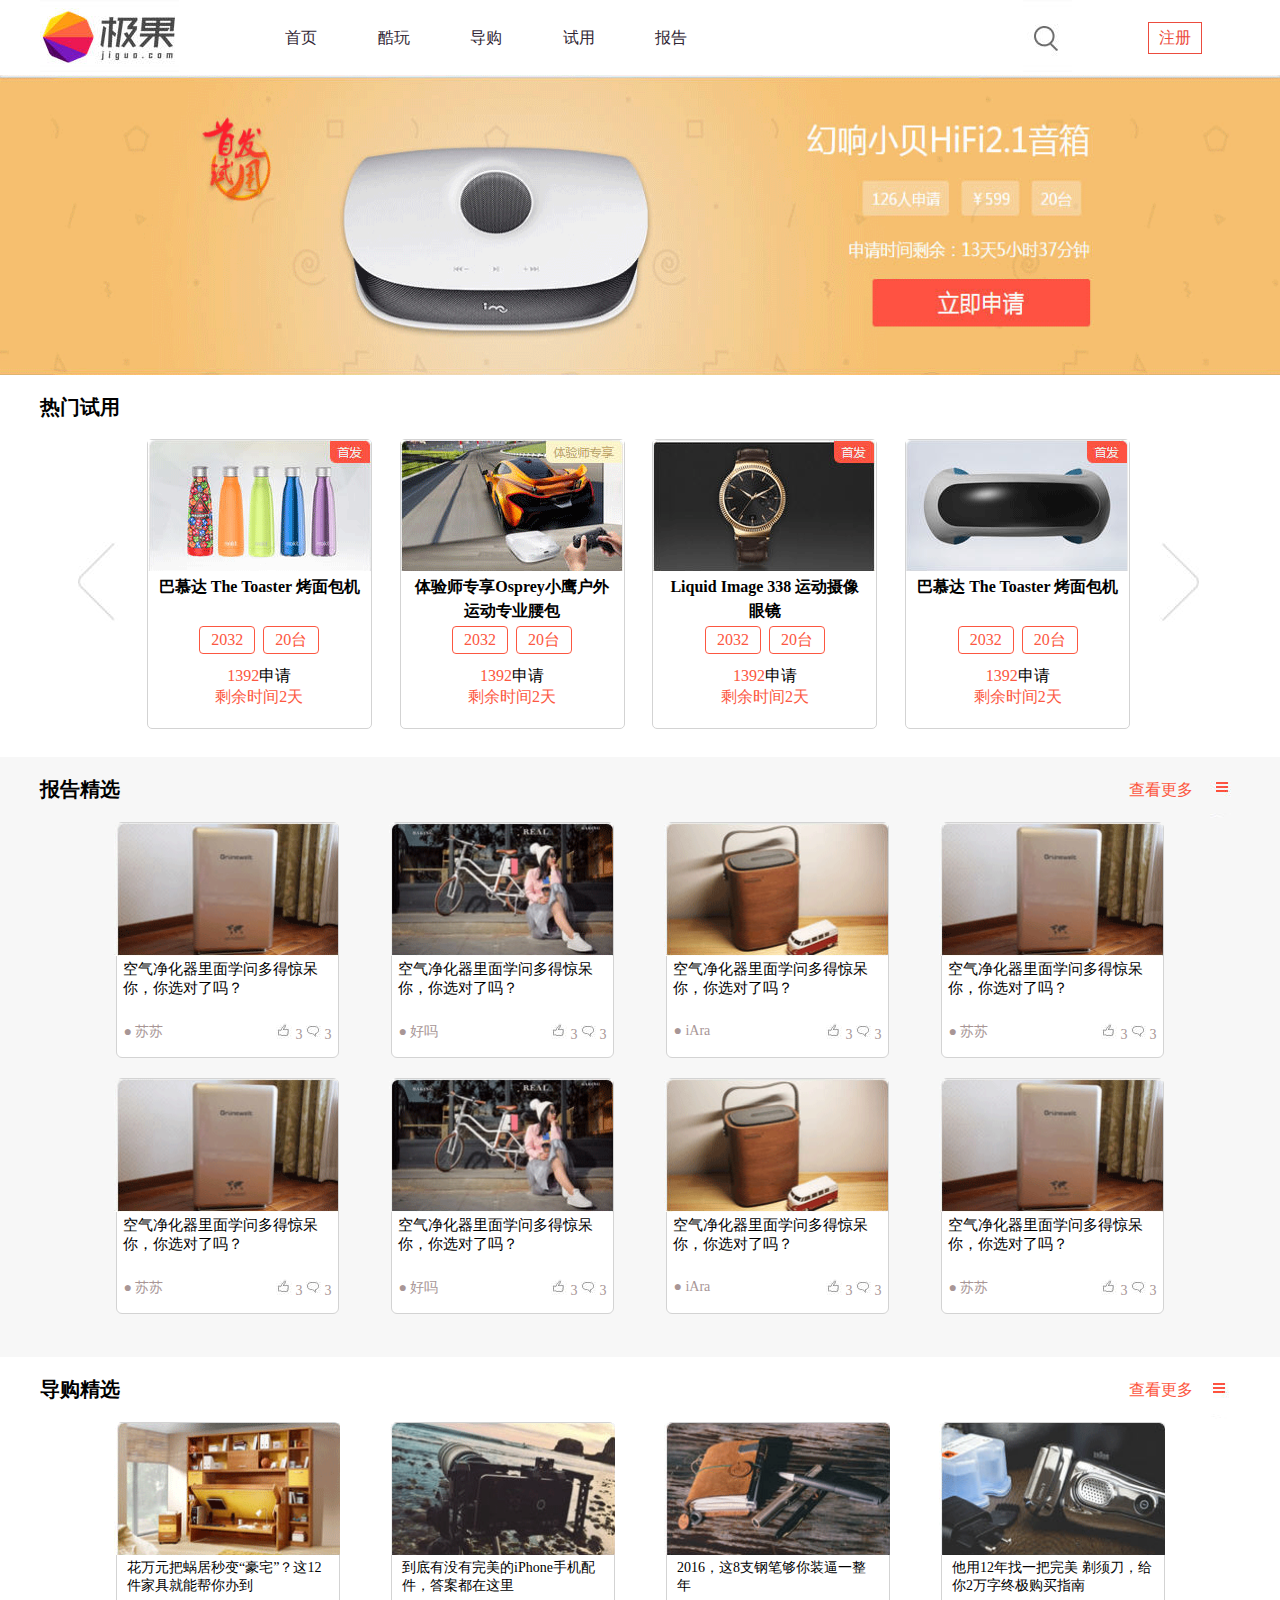
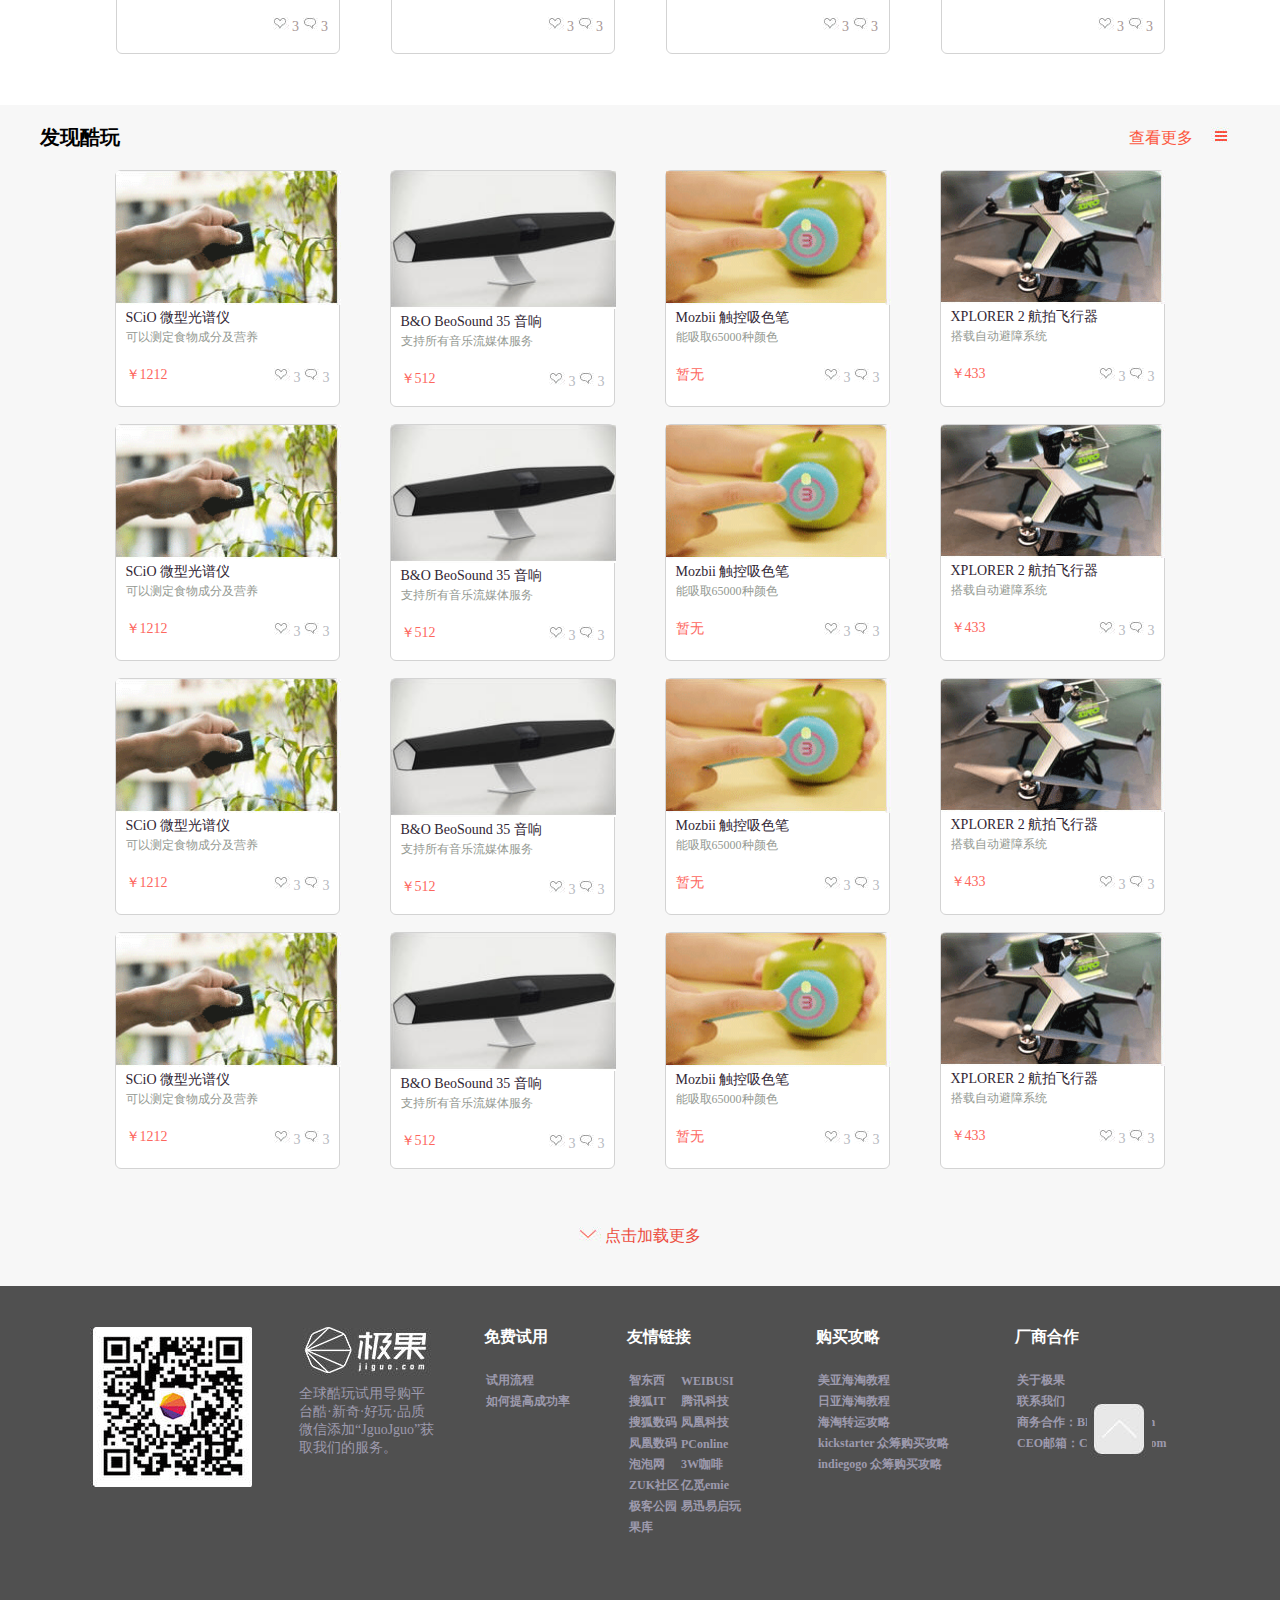
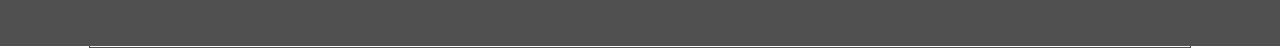
<file: index.html>
<!DOCTYPE html>
<html>

	<head>
		<meta charset="utf-8" />
		<title></title>
		<link rel="stylesheet" type="text/css" href="css/index.css" />
		<link rel="stylesheet" type="text/css" href="css/headandfoot.css"/>
		<script type="text/javascript" src="js/jquery.min.js" ></script>
		<script type="text/javascript" src="js/jquery-1.12.4.js" ></script>
	</head>

	<body>
		<div id="bigbox">

			<header id="head">
				<div id="head_top">
					<div class="head_top_logo">
						<img src="img/index/index_02.png" />
					</div>
					<div class="head_top_main">
						<ul>
							<li>
								<a href="index.html">首页</a>
							</li>
							<li>
								<a href="play/play_new.html">酷玩</a>
							</li>
							<li>
								<a href="guid/guid.html">导购</a>
							</li>
							<li>
								<a href="use/mianfei_sy.html">试用</a>
							</li>
							<li>
								<a href="report/report_new.html">报告</a>
							</li>
						</ul>
					</div>
					<div class="head_top_right">
						<ul>
							<li>
								<input type="text" />
							</li>
							<li>
								<img src="img/index/index_04.png" />
							</li>
							<li>
								<div class="register">
									<a href="register.html">注册</a>
								</div>
							</li>
						</ul>
					</div>
				</div>
			</header>

			<div id="main">
				<div class="main_img">
					<img src="img/index/index_06.png" />
				</div>
			</div>

			<div id="main_shiyong">
				<div class="main_shi_top">
					<span>热门试用</span>
				</div>
				<div class="main_shi_botton">
					<ul>
						<li>
							<img src="img/index/sx_03.png" id="ims" />
						</li>
						<li>
							<div class="main_shi_botton_box">
								<div class="botton_img">
									<img src="img/index/index_09.png" />
								</div>
								<div class="botton_img_b">
									<div class="b_top">
										<span>巴慕达 The Toaster 烤面包机</span>
									</div>
									<div class="b_main">
										<ul>
											<li>
												<div class="b_main_a">
													<span>2032</span>
												</div>
											</li>
											<li>
												<div class="b_main_a">
													<span>20台</span>
												</div>
											</li>
										</ul>
									</div>
									<div class="b_botton">
										<p>1392<span>申请</span></p>
										<p>剩余时间2天</p>
									</div>
								</div>
							</div>
						</li>
						<li>
							<div class="main_shi_botton_box">
								<div class="botton_img">
									<img src="img/index/index_11.png" />
								</div>
								<div class="botton_img_b">
									<div class="b_top">
										<span>体验师专享Osprey小鹰户外运动专业腰包</span>
									</div>
									<div class="b_main">
										<ul>
											<li>
												<div class="b_main_a">
													<span>2032</span>
												</div>
											</li>
											<li>
												<div class="b_main_a">
													<span>20台</span>
												</div>
											</li>
										</ul>
									</div>
									<div class="b_botton">
										<p>1392<span>申请</span></p>
										<p>剩余时间2天</p>
									</div>
								</div>
							</div>
						</li>
						<li>
							<div class="main_shi_botton_box">
								<div class="botton_img">
									<img src="img/index/index_13.png" />
								</div>
								<div class="botton_img_b">
									<div class="b_top">
										<span>Liquid Image 338 运动摄像眼镜</span>
									</div>
									<div class="b_main">
										<ul>
											<li>
												<div class="b_main_a">
													<span>2032</span>
												</div>
											</li>
											<li>
												<div class="b_main_a">
													<span>20台</span>
												</div>
											</li>
										</ul>
									</div>
									<div class="b_botton">
										<p>1392<span>申请</span></p>
										<p>剩余时间2天</p>
									</div>
								</div>
							</div>
						</li>
						<li>
							<div class="main_shi_botton_box">
								<div class="botton_img">
									<img src="img/index/index_15.png" />
								</div>
								<div class="botton_img_b">
									<div class="b_top">
										<span>巴慕达 The Toaster 烤面包机</span>
									</div>
									<div class="b_main">
										<ul>
											<li>
												<div class="b_main_a">
													<span>2032</span>
												</div>
											</li>
											<li>
												<div class="b_main_a">
													<span>20台</span>
												</div>
											</li>
										</ul>
									</div>
									<div class="b_botton">
										<p>1392<span>申请</span></p>
										<p>剩余时间2天</p>
									</div>
								</div>
							</div>
						</li>
						<li>
							<img src="img/index/sx_05.png" id="ims" />
						</li>
					</ul>
					<script type="text/javascript">
						$(document).ready(function(){
							$("#ims").click(function(){
								var index = 0;
								index = (index == 3) ? 0 :index + 1;
								$()
							});
						});
						var index =0;
						var timer = setInterval(function(){
						    index = (index == 3) ? 0 : index + 1;    
						    $(".main_shi_botton_box").show().eq(index).hide();    
						}, 1000);
					</script>
				</div>
			</div>

			<div id="main_baogao">
				<div class="baogao">
					<div class="baogao_top">
						<ul>
							<li>
								<span>报告精选</span>
							</li>
							<li>
								<div class="top_rig">
									<ul>
										<li>
											<a href="report/report_new.html"><span>查看更多</span></a>
										</li>
										<li>
											<img src="img/index/more_10.png" />
										</li>
									</ul>
								</div>
							</li>
						</ul>
					</div>

					<div class="baogao_boton">
						<ul>
							<li>
								<div class="baogao_boton_fir">
									<div class="fir_img">
										<img src="img/index/index_25.png" />
									</div>
									<div class="fir_word">
										<div class="fir_word_top">
											<p>空气净化器里面学问多得惊呆你，你选对了吗？</p>
										</div>
										<div class="fir_word_botton">
											<ul>
												<li>
													<span>● 苏苏</span>
												</li>
												<li>
													<img src="img/index/indeaaaaaa_14.png" />
													<span>3</span>
													<img src="img/index/indeaaaaaa_16.png" />
													<span>3</span>
												</li>
											</ul>
										</div>
									</div>
								</div>
							</li>
							<li>
								<div class="baogao_boton_fir">
									<div class="fir_img">
										<img src="img/index/index_26.png" />
									</div>
									<div class="fir_word">
										<div class="fir_word_top">
											<p>空气净化器里面学问多得惊呆你，你选对了吗？</p>
										</div>
										<div class="fir_word_botton">
											<ul>
												<li>
													<span>● 好吗</span>
												</li>
												<li>
													<img src="img/index/indeaaaaaa_14.png" />
													<span>3</span>
													<img src="img/index/indeaaaaaa_16.png" />
													<span>3</span>
												</li>
											</ul>
										</div>
									</div>
								</div>
							</li>
							<li>
								<div class="baogao_boton_fir">
									<div class="fir_img">
										<img src="img/index/index_27.png" />
									</div>
									<div class="fir_word">
										<div class="fir_word_top">
											<p>空气净化器里面学问多得惊呆你，你选对了吗？</p>
										</div>
										<div class="fir_word_botton">
											<ul>
												<li>
													<span>● iAra</span>
												</li>
												<li>
													<img src="img/index/indeaaaaaa_14.png" />
													<span>3</span>
													<img src="img/index/indeaaaaaa_16.png" />
													<span>3</span>
												</li>
											</ul>
										</div>
									</div>
								</div>
							</li>
							<li>
								<div class="baogao_boton_fir">
									<div class="fir_img">
										<img src="img/index/index_28.png" />
									</div>
									<div class="fir_word">
										<div class="fir_word_top">
											<p>空气净化器里面学问多得惊呆你，你选对了吗？</p>
										</div>
										<div class="fir_word_botton">
											<ul>
												<li>
													<span>● 苏苏</span>
												</li>
												<li>
													<img src="img/index/indeaaaaaa_14.png" />
													<span>3</span>
													<img src="img/index/indeaaaaaa_16.png" />
													<span>3</span>
												</li>
											</ul>
										</div>
									</div>
								</div>
							</li>
						</ul>

						<ul style="margin-top: 20px;">
							<li>
								<div class="baogao_boton_fir">
									<div class="fir_img">
										<img src="img/index/index_25.png" />
									</div>
									<div class="fir_word">
										<div class="fir_word_top">
											<p>空气净化器里面学问多得惊呆你，你选对了吗？</p>
										</div>
										<div class="fir_word_botton">
											<ul>
												<li>
													<span>● 苏苏</span>
												</li>
												<li>
													<img src="img/index/indeaaaaaa_14.png" />
													<span>3</span>
													<img src="img/index/indeaaaaaa_16.png" />
													<span>3</span>
												</li>
											</ul>
										</div>
									</div>
								</div>
							</li>
							<li>
								<div class="baogao_boton_fir">
									<div class="fir_img">
										<img src="img/index/index_26.png" />
									</div>
									<div class="fir_word">
										<div class="fir_word_top">
											<p>空气净化器里面学问多得惊呆你，你选对了吗？</p>
										</div>
										<div class="fir_word_botton">
											<ul>
												<li>
													<span>● 好吗</span>
												</li>
												<li>
													<img src="img/index/indeaaaaaa_14.png" />
													<span>3</span>
													<img src="img/index/indeaaaaaa_16.png" />
													<span>3</span>
												</li>
											</ul>
										</div>
									</div>
								</div>
							</li>
							<li>
								<div class="baogao_boton_fir">
									<div class="fir_img">
										<img src="img/index/index_27.png" />
									</div>
									<div class="fir_word">
										<div class="fir_word_top">
											<p>空气净化器里面学问多得惊呆你，你选对了吗？</p>
										</div>
										<div class="fir_word_botton">
											<ul>
												<li>
													<span>● iAra</span>
												</li>
												<li>
													<img src="img/index/indeaaaaaa_14.png" />
													<span>3</span>
													<img src="img/index/indeaaaaaa_16.png" />
													<span>3</span>
												</li>
											</ul>
										</div>
									</div>
								</div>
							</li>
							<li>
								<div class="baogao_boton_fir">
									<div class="fir_img">
										<img src="img/index/index_28.png" />
									</div>
									<div class="fir_word">
										<div class="fir_word_top">
											<p>空气净化器里面学问多得惊呆你，你选对了吗？</p>
										</div>
										<div class="fir_word_botton">
											<ul>
												<li>
													<span>● 苏苏</span>
												</li>
												<li>
													<img src="img/index/indeaaaaaa_14.png" />
													<span>3</span>
													<img src="img/index/indeaaaaaa_16.png" />
													<span>3</span>
												</li>
											</ul>
										</div>
									</div>
								</div>
							</li>
						</ul>

					</div>
				</div>
			</div>

			<div id="main_daogou">
				<div class="daogou">
					<div class="baogao_top">
						<ul>
							<li>
								<span>导购精选</span>
							</li>
							<li>
								<div class="top_rig">
									<ul>
										<li>
											<a href="guid/guid.html"><span>查看更多</span></a>
										</li>
										<li>
											<img src="img/index/inde_0d3.png" />
										</li>
									</ul>
								</div>
							</li>
						</ul>
					</div>

					<div class="daogou_botton">
						<ul>
							<li>
								<div class="dao_fir">
									<div class="dao_fir_top">
										<img src="img/index/index_42.png" />
									</div>
									<div class="dao_fir_botton">
										<div class="di_top">
											<p>花万元把蜗居秒变“豪宅”？这12件家具就能帮你办到</p>
										</div>
										<div class="di_bot">
											<ul>
												<li></li>
												<li>
													<img src="img/index/inde_07.png" />
													<span>3</span>
													<img src="img/index/indeaaaaaa_16.png" />
													<span>3</span>
												</li>
											</ul>
										</div>
									</div>
								</div>
							</li>
							<li>
								<div class="dao_fir">
									<div class="dao_fir_top">
										<img src="img/index/index_43.png" />
									</div>
									<div class="dao_fir_botton">
										<div class="di_top">
											<p>到底有没有完美的iPhone手机配件，答案都在这里</p>
										</div>
										<div class="di_bot">
											<ul>
												<li></li>
												<li>
													<img src="img/index/inde_07.png" />
													<span>3</span>
													<img src="img/index/indeaaaaaa_16.png" />
													<span>3</span>
												</li>
											</ul>
										</div>
									</div>
								</div>
							</li>
							<li>
								<div class="dao_fir">
									<div class="dao_fir_top">
										<img src="img/index/index_44.png" />
									</div>
									<div class="dao_fir_botton">
										<div class="di_top">
											<p>2016，这8支钢笔够你装逼一整年</p>
										</div>
										<div class="di_bot">
											<ul>
												<li></li>
												<li>
													<img src="img/index/inde_07.png" />
													<span>3</span>
													<img src="img/index/indeaaaaaa_16.png" />
													<span>3</span>
												</li>
											</ul>
										</div>
									</div>
								</div>
							</li>
							<li>
								<div class="dao_fir">
									<div class="dao_fir_top">
										<img src="img/index/index_45.png" />
									</div>
									<div class="dao_fir_botton">
										<div class="di_top">
											<p>他用12年找一把完美 剃须刀，给你2万字终极购买指南</p>
										</div>
										<div class="di_bot">
											<ul>
												<li></li>
												<li>
													<img src="img/index/inde_07.png" />
													<span>3</span>
													<img src="img/index/indeaaaaaa_16.png" />
													<span>3</span>
												</li>
											</ul>
										</div>
									</div>
								</div>
							</li>
						</ul>
					</div>
				</div>
			</div>

			<div id="main_discover">
				<div class="discover">
					<div class="baogao_top">
						<ul>
							<li>
								<span>发现酷玩</span>
							</li>
							<li>
								<div class="top_rig">
									<ul>
										<li>
											<a href="play/play_new.html"><span>查看更多</span></a>
										</li>
										<li>
											<img src="img/index/inde_03.png" />
										</li>
									</ul>
								</div>
							</li>
						</ul>
					</div>

					<div class="discover_bot">
						<div class="bot_one">
							<ul>
								<li>
									<div class="bot_one_fir">
										<div class="one_fir_img">
											<img src="img/index/index_51.png" />
										</div>
										<div class="bot_one_bot">
											<div class="bot_word">
												<p>SCiO 微型光谱仪</p>
												<span>可以测定食物成分及营养</span>
											</div>
											<div class="dis_bot">
												<ul>
													<li>
														<span>￥1212</span>
													</li>
													<li>
														<img src="img/index/inde_07.png" />
														<span style="color: #b7babf;">3</span>
														<img src="img/index/indeaaaaaa_16.png" />
														<span style="color: #b7babf;">3</span>
													</li>
												</ul>
											</div>
										</div>
									</div>
								</li>
								<li>
									<div class="bot_one_fir">
										<div class="one_fir_img">
											<img src="img/index/index_53.png" />
										</div>
										<div class="bot_one_bot">
											<div class="bot_word">
												<p>B&O BeoSound 35 音响</p>
												<span>支持所有音乐流媒体服务</span>
											</div>
											<div class="dis_bot">
												<ul>
													<li>
														<span>￥512</span>
													</li>
													<li>
														<img src="img/index/inde_07.png" />
														<span style="color: #b7babf;">3</span>
														<img src="img/index/indeaaaaaa_16.png" />
														<span style="color: #b7babf;">3</span>
													</li>
												</ul>
											</div>
										</div>
									</div>
								</li>
								<li>
									<div class="bot_one_fir">
										<div class="one_fir_img">
											<img src="img/index/index_55.png" />
										</div>
										<div class="bot_one_bot">
											<div class="bot_word">
												<p>Mozbii 触控吸色笔</p>
												<span>能吸取65000种颜色</span>
											</div>
											<div class="dis_bot">
												<ul>
													<li>
														<span>暂无</span>
													</li>
													<li>
														<img src="img/index/inde_07.png" />
														<span style="color: #b7babf;">3</span>
														<img src="img/index/indeaaaaaa_16.png" />
														<span style="color: #b7babf;">3</span>
													</li>
												</ul>
											</div>
										</div>
									</div>
								</li>
								<li>
									<div class="bot_one_fir">
										<div class="one_fir_img">
											<img src="img/index/index_57.png" />
										</div>
										<div class="bot_one_bot">
											<div class="bot_word">
												<p>XPLORER 2 航拍飞行器</p>
												<span>搭载自动避障系统</span>
											</div>
											<div class="dis_bot">
												<ul>
													<li>
														<span>￥433</span>
													</li>
													<li>
														<img src="img/index/inde_07.png" />
														<span style="color: #b7babf;">3</span>
														<img src="img/index/indeaaaaaa_16.png" />
														<span style="color: #b7babf;">3</span>
													</li>
												</ul>
											</div>
										</div>
									</div>
								</li>
							</ul>
						</div>

						<div class="bot_one">
							<ul>
								<li>
									<div class="bot_one_fir">
										<div class="one_fir_img">
											<img src="img/index/index_51.png" />
										</div>
										<div class="bot_one_bot">
											<div class="bot_word">
												<p>SCiO 微型光谱仪</p>
												<span>可以测定食物成分及营养</span>
											</div>
											<div class="dis_bot">
												<ul>
													<li>
														<span>￥1212</span>
													</li>
													<li>
														<img src="img/index/inde_07.png" />
														<span style="color: #b7babf;">3</span>
														<img src="img/index/indeaaaaaa_16.png" />
														<span style="color: #b7babf;">3</span>
													</li>
												</ul>
											</div>
										</div>
									</div>
								</li>
								<li>
									<div class="bot_one_fir">
										<div class="one_fir_img">
											<img src="img/index/index_53.png" />
										</div>
										<div class="bot_one_bot">
											<div class="bot_word">
												<p>B&O BeoSound 35 音响</p>
												<span>支持所有音乐流媒体服务</span>
											</div>
											<div class="dis_bot">
												<ul>
													<li>
														<span>￥512</span>
													</li>
													<li>
														<img src="img/index/inde_07.png" />
														<span style="color: #b7babf;">3</span>
														<img src="img/index/indeaaaaaa_16.png" />
														<span style="color: #b7babf;">3</span>
													</li>
												</ul>
											</div>
										</div>
									</div>
								</li>
								<li>
									<div class="bot_one_fir">
										<div class="one_fir_img">
											<img src="img/index/index_55.png" />
										</div>
										<div class="bot_one_bot">
											<div class="bot_word">
												<p>Mozbii 触控吸色笔</p>
												<span>能吸取65000种颜色</span>
											</div>
											<div class="dis_bot">
												<ul>
													<li>
														<span>暂无</span>
													</li>
													<li>
														<img src="img/index/inde_07.png" />
														<span style="color: #b7babf;">3</span>
														<img src="img/index/indeaaaaaa_16.png" />
														<span style="color: #b7babf;">3</span>
													</li>
												</ul>
											</div>
										</div>
									</div>
								</li>
								<li>
									<div class="bot_one_fir">
										<div class="one_fir_img">
											<img src="img/index/index_57.png" />
										</div>
										<div class="bot_one_bot">
											<div class="bot_word">
												<p>XPLORER 2 航拍飞行器</p>
												<span>搭载自动避障系统</span>
											</div>
											<div class="dis_bot">
												<ul>
													<li>
														<span>￥433</span>
													</li>
													<li>
														<img src="img/index/inde_07.png" />
														<span style="color: #b7babf;">3</span>
														<img src="img/index/indeaaaaaa_16.png" />
														<span style="color: #b7babf;">3</span>
													</li>
												</ul>
											</div>
										</div>
									</div>
								</li>
							</ul>
						</div>

						<div class="bot_one">
							<ul>
								<li>
									<div class="bot_one_fir">
										<div class="one_fir_img">
											<img src="img/index/index_51.png" />
										</div>
										<div class="bot_one_bot">
											<div class="bot_word">
												<p>SCiO 微型光谱仪</p>
												<span>可以测定食物成分及营养</span>
											</div>
											<div class="dis_bot">
												<ul>
													<li>
														<span>￥1212</span>
													</li>
													<li>
														<img src="img/index/inde_07.png" />
														<span style="color: #b7babf;">3</span>
														<img src="img/index/indeaaaaaa_16.png" />
														<span style="color: #b7babf;">3</span>
													</li>
												</ul>
											</div>
										</div>
									</div>
								</li>
								<li>
									<div class="bot_one_fir">
										<div class="one_fir_img">
											<img src="img/index/index_53.png" />
										</div>
										<div class="bot_one_bot">
											<div class="bot_word">
												<p>B&O BeoSound 35 音响</p>
												<span>支持所有音乐流媒体服务</span>
											</div>
											<div class="dis_bot">
												<ul>
													<li>
														<span>￥512</span>
													</li>
													<li>
														<img src="img/index/inde_07.png" />
														<span style="color: #b7babf;">3</span>
														<img src="img/index/indeaaaaaa_16.png" />
														<span style="color: #b7babf;">3</span>
													</li>
												</ul>
											</div>
										</div>
									</div>
								</li>
								<li>
									<div class="bot_one_fir">
										<div class="one_fir_img">
											<img src="img/index/index_55.png" />
										</div>
										<div class="bot_one_bot">
											<div class="bot_word">
												<p>Mozbii 触控吸色笔</p>
												<span>能吸取65000种颜色</span>
											</div>
											<div class="dis_bot">
												<ul>
													<li>
														<span>暂无</span>
													</li>
													<li>
														<img src="img/index/inde_07.png" />
														<span style="color: #b7babf;">3</span>
														<img src="img/index/indeaaaaaa_16.png" />
														<span style="color: #b7babf;">3</span>
													</li>
												</ul>
											</div>
										</div>
									</div>
								</li>
								<li>
									<div class="bot_one_fir">
										<div class="one_fir_img">
											<img src="img/index/index_57.png" />
										</div>
										<div class="bot_one_bot">
											<div class="bot_word">
												<p>XPLORER 2 航拍飞行器</p>
												<span>搭载自动避障系统</span>
											</div>
											<div class="dis_bot">
												<ul>
													<li>
														<span>￥433</span>
													</li>
													<li>
														<img src="img/index/inde_07.png" />
														<span style="color: #b7babf;">3</span>
														<img src="img/index/indeaaaaaa_16.png" />
														<span style="color: #b7babf;">3</span>
													</li>
												</ul>
											</div>
										</div>
									</div>
								</li>
							</ul>
						</div>

						<div class="bot_one">
							<ul>
								<li>
									<div class="bot_one_fir">
										<div class="one_fir_img">
											<img src="img/index/index_51.png" />
										</div>
										<div class="bot_one_bot">
											<div class="bot_word">
												<p>SCiO 微型光谱仪</p>
												<span>可以测定食物成分及营养</span>
											</div>
											<div class="dis_bot">
												<ul>
													<li>
														<span>￥1212</span>
													</li>
													<li>
														<img src="img/index/inde_07.png" />
														<span style="color: #b7babf;">3</span>
														<img src="img/index/indeaaaaaa_16.png" />
														<span style="color: #b7babf;">3</span>
													</li>
												</ul>
											</div>
										</div>
									</div>
								</li>
								<li>
									<div class="bot_one_fir">
										<div class="one_fir_img">
											<img src="img/index/index_53.png" />
										</div>
										<div class="bot_one_bot">
											<div class="bot_word">
												<p>B&O BeoSound 35 音响</p>
												<span>支持所有音乐流媒体服务</span>
											</div>
											<div class="dis_bot">
												<ul>
													<li>
														<span>￥512</span>
													</li>
													<li>
														<img src="img/index/inde_07.png" />
														<span style="color: #b7babf;">3</span>
														<img src="img/index/indeaaaaaa_16.png" />
														<span style="color: #b7babf;">3</span>
													</li>
												</ul>
											</div>
										</div>
									</div>
								</li>
								<li>
									<div class="bot_one_fir">
										<div class="one_fir_img">
											<img src="img/index/index_55.png" />
										</div>
										<div class="bot_one_bot">
											<div class="bot_word">
												<p>Mozbii 触控吸色笔</p>
												<span>能吸取65000种颜色</span>
											</div>
											<div class="dis_bot">
												<ul>
													<li>
														<span>暂无</span>
													</li>
													<li>
														<img src="img/index/inde_07.png" />
														<span style="color: #b7babf;">3</span>
														<img src="img/index/indeaaaaaa_16.png" />
														<span style="color: #b7babf;">3</span>
													</li>
												</ul>
											</div>
										</div>
									</div>
								</li>
								<li>
									<div class="bot_one_fir">
										<div class="one_fir_img">
											<img src="img/index/index_57.png" />
										</div>
										<div class="bot_one_bot">
											<div class="bot_word">
												<p>XPLORER 2 航拍飞行器</p>
												<span>搭载自动避障系统</span>
											</div>
											<div class="dis_bot">
												<ul>
													<li>
														<span>￥433</span>
													</li>
													<li>
														<img src="img/index/inde_07.png" />
														<span style="color: #b7babf;">3</span>
														<img src="img/index/indeaaaaaa_16.png" />
														<span style="color: #b7babf;">3</span>
													</li>
												</ul>
											</div>
										</div>
									</div>
								</li>
							</ul>
						</div>
						
						<div id="dis_mis">
							<div class="bot_one">
							<ul>
								<li>
									<div class="bot_one_fir">
										<div class="one_fir_img">
											<img src="img/index/index_51.png" />
										</div>
										<div class="bot_one_bot">
											<div class="bot_word">
												<p>SCiO 微型光谱仪</p>
												<span>可以测定食物成分及营养</span>
											</div>
											<div class="dis_bot">
												<ul>
													<li>
														<span>￥1212</span>
													</li>
													<li>
														<img src="img/index/inde_07.png" />
														<span style="color: #b7babf;">3</span>
														<img src="img/index/indeaaaaaa_16.png" />
														<span style="color: #b7babf;">3</span>
													</li>
												</ul>
											</div>
										</div>
									</div>
								</li>
								<li>
									<div class="bot_one_fir">
										<div class="one_fir_img">
											<img src="img/index/index_53.png" />
										</div>
										<div class="bot_one_bot">
											<div class="bot_word">
												<p>B&O BeoSound 35 音响</p>
												<span>支持所有音乐流媒体服务</span>
											</div>
											<div class="dis_bot">
												<ul>
													<li>
														<span>￥512</span>
													</li>
													<li>
														<img src="img/index/inde_07.png" />
														<span style="color: #b7babf;">3</span>
														<img src="img/index/indeaaaaaa_16.png" />
														<span style="color: #b7babf;">3</span>
													</li>
												</ul>
											</div>
										</div>
									</div>
								</li>
								<li>
									<div class="bot_one_fir">
										<div class="one_fir_img">
											<img src="img/index/index_55.png" />
										</div>
										<div class="bot_one_bot">
											<div class="bot_word">
												<p>Mozbii 触控吸色笔</p>
												<span>能吸取65000种颜色</span>
											</div>
											<div class="dis_bot">
												<ul>
													<li>
														<span>暂无</span>
													</li>
													<li>
														<img src="img/index/inde_07.png" />
														<span style="color: #b7babf;">3</span>
														<img src="img/index/indeaaaaaa_16.png" />
														<span style="color: #b7babf;">3</span>
													</li>
												</ul>
											</div>
										</div>
									</div>
								</li>
								<li>
									<div class="bot_one_fir">
										<div class="one_fir_img">
											<img src="img/index/index_57.png" />
										</div>
										<div class="bot_one_bot">
											<div class="bot_word">
												<p>XPLORER 2 航拍飞行器</p>
												<span>搭载自动避障系统</span>
											</div>
											<div class="dis_bot">
												<ul>
													<li>
														<span>￥433</span>
													</li>
													<li>
														<img src="img/index/inde_07.png" />
														<span style="color: #b7babf;">3</span>
														<img src="img/index/indeaaaaaa_16.png" />
														<span style="color: #b7babf;">3</span>
													</li>
												</ul>
											</div>
										</div>
									</div>
								</li>
							</ul>
						</div>

						<div class="bot_one">
							<ul>
								<li>
									<div class="bot_one_fir">
										<div class="one_fir_img">
											<img src="img/index/index_51.png" />
										</div>
										<div class="bot_one_bot">
											<div class="bot_word">
												<p>SCiO 微型光谱仪</p>
												<span>可以测定食物成分及营养</span>
											</div>
											<div class="dis_bot">
												<ul>
													<li>
														<span>￥1212</span>
													</li>
													<li>
														<img src="img/index/inde_07.png" />
														<span style="color: #b7babf;">3</span>
														<img src="img/index/indeaaaaaa_16.png" />
														<span style="color: #b7babf;">3</span>
													</li>
												</ul>
											</div>
										</div>
									</div>
								</li>
								<li>
									<div class="bot_one_fir">
										<div class="one_fir_img">
											<img src="img/index/index_53.png" />
										</div>
										<div class="bot_one_bot">
											<div class="bot_word">
												<p>B&O BeoSound 35 音响</p>
												<span>支持所有音乐流媒体服务</span>
											</div>
											<div class="dis_bot">
												<ul>
													<li>
														<span>￥512</span>
													</li>
													<li>
														<img src="img/index/inde_07.png" />
														<span style="color: #b7babf;">3</span>
														<img src="img/index/indeaaaaaa_16.png" />
														<span style="color: #b7babf;">3</span>
													</li>
												</ul>
											</div>
										</div>
									</div>
								</li>
								<li>
									<div class="bot_one_fir">
										<div class="one_fir_img">
											<img src="img/index/index_55.png" />
										</div>
										<div class="bot_one_bot">
											<div class="bot_word">
												<p>Mozbii 触控吸色笔</p>
												<span>能吸取65000种颜色</span>
											</div>
											<div class="dis_bot">
												<ul>
													<li>
														<span>暂无</span>
													</li>
													<li>
														<img src="img/index/inde_07.png" />
														<span style="color: #b7babf;">3</span>
														<img src="img/index/indeaaaaaa_16.png" />
														<span style="color: #b7babf;">3</span>
													</li>
												</ul>
											</div>
										</div>
									</div>
								</li>
								<li>
									<div class="bot_one_fir">
										<div class="one_fir_img">
											<img src="img/index/index_57.png" />
										</div>
										<div class="bot_one_bot">
											<div class="bot_word">
												<p>XPLORER 2 航拍飞行器</p>
												<span>搭载自动避障系统</span>
											</div>
											<div class="dis_bot">
												<ul>
													<li>
														<span>￥433</span>
													</li>
													<li>
														<img src="img/index/inde_07.png" />
														<span style="color: #b7babf;">3</span>
														<img src="img/index/indeaaaaaa_16.png" />
														<span style="color: #b7babf;">3</span>
													</li>
												</ul>
											</div>
										</div>
									</div>
								</li>
							</ul>
						</div>

						<div class="bot_one">
							<ul>
								<li>
									<div class="bot_one_fir">
										<div class="one_fir_img">
											<img src="img/index/index_51.png" />
										</div>
										<div class="bot_one_bot">
											<div class="bot_word">
												<p>SCiO 微型光谱仪</p>
												<span>可以测定食物成分及营养</span>
											</div>
											<div class="dis_bot">
												<ul>
													<li>
														<span>￥1212</span>
													</li>
													<li>
														<img src="img/index/inde_07.png" />
														<span style="color: #b7babf;">3</span>
														<img src="img/index/indeaaaaaa_16.png" />
														<span style="color: #b7babf;">3</span>
													</li>
												</ul>
											</div>
										</div>
									</div>
								</li>
								<li>
									<div class="bot_one_fir">
										<div class="one_fir_img">
											<img src="img/index/index_53.png" />
										</div>
										<div class="bot_one_bot">
											<div class="bot_word">
												<p>B&O BeoSound 35 音响</p>
												<span>支持所有音乐流媒体服务</span>
											</div>
											<div class="dis_bot">
												<ul>
													<li>
														<span>￥512</span>
													</li>
													<li>
														<img src="img/index/inde_07.png" />
														<span style="color: #b7babf;">3</span>
														<img src="img/index/indeaaaaaa_16.png" />
														<span style="color: #b7babf;">3</span>
													</li>
												</ul>
											</div>
										</div>
									</div>
								</li>
								<li>
									<div class="bot_one_fir">
										<div class="one_fir_img">
											<img src="img/index/index_55.png" />
										</div>
										<div class="bot_one_bot">
											<div class="bot_word">
												<p>Mozbii 触控吸色笔</p>
												<span>能吸取65000种颜色</span>
											</div>
											<div class="dis_bot">
												<ul>
													<li>
														<span>暂无</span>
													</li>
													<li>
														<img src="img/index/inde_07.png" />
														<span style="color: #b7babf;">3</span>
														<img src="img/index/indeaaaaaa_16.png" />
														<span style="color: #b7babf;">3</span>
													</li>
												</ul>
											</div>
										</div>
									</div>
								</li>
								<li>
									<div class="bot_one_fir">
										<div class="one_fir_img">
											<img src="img/index/index_57.png" />
										</div>
										<div class="bot_one_bot">
											<div class="bot_word">
												<p>XPLORER 2 航拍飞行器</p>
												<span>搭载自动避障系统</span>
											</div>
											<div class="dis_bot">
												<ul>
													<li>
														<span>￥433</span>
													</li>
													<li>
														<img src="img/index/inde_07.png" />
														<span style="color: #b7babf;">3</span>
														<img src="img/index/indeaaaaaa_16.png" />
														<span style="color: #b7babf;">3</span>
													</li>
												</ul>
											</div>
										</div>
									</div>
								</li>
							</ul>
						</div>

						<div class="bot_one">
							<ul>
								<li>
									<div class="bot_one_fir">
										<div class="one_fir_img">
											<img src="img/index/index_51.png" />
										</div>
										<div class="bot_one_bot">
											<div class="bot_word">
												<p>SCiO 微型光谱仪</p>
												<span>可以测定食物成分及营养</span>
											</div>
											<div class="dis_bot">
												<ul>
													<li>
														<span>￥1212</span>
													</li>
													<li>
														<img src="img/index/inde_07.png" />
														<span style="color: #b7babf;">3</span>
														<img src="img/index/indeaaaaaa_16.png" />
														<span style="color: #b7babf;">3</span>
													</li>
												</ul>
											</div>
										</div>
									</div>
								</li>
								<li>
									<div class="bot_one_fir">
										<div class="one_fir_img">
											<img src="img/index/index_53.png" />
										</div>
										<div class="bot_one_bot">
											<div class="bot_word">
												<p>B&O BeoSound 35 音响</p>
												<span>支持所有音乐流媒体服务</span>
											</div>
											<div class="dis_bot">
												<ul>
													<li>
														<span>￥512</span>
													</li>
													<li>
														<img src="img/index/inde_07.png" />
														<span style="color: #b7babf;">3</span>
														<img src="img/index/indeaaaaaa_16.png" />
														<span style="color: #b7babf;">3</span>
													</li>
												</ul>
											</div>
										</div>
									</div>
								</li>
								<li>
									<div class="bot_one_fir">
										<div class="one_fir_img">
											<img src="img/index/index_55.png" />
										</div>
										<div class="bot_one_bot">
											<div class="bot_word">
												<p>Mozbii 触控吸色笔</p>
												<span>能吸取65000种颜色</span>
											</div>
											<div class="dis_bot">
												<ul>
													<li>
														<span>暂无</span>
													</li>
													<li>
														<img src="img/index/inde_07.png" />
														<span style="color: #b7babf;">3</span>
														<img src="img/index/indeaaaaaa_16.png" />
														<span style="color: #b7babf;">3</span>
													</li>
												</ul>
											</div>
										</div>
									</div>
								</li>
								<li>
									<div class="bot_one_fir">
										<div class="one_fir_img">
											<img src="img/index/index_57.png" />
										</div>
										<div class="bot_one_bot">
											<div class="bot_word">
												<p>XPLORER 2 航拍飞行器</p>
												<span>搭载自动避障系统</span>
											</div>
											<div class="dis_bot">
												<ul>
													<li>
														<span>￥433</span>
													</li>
													<li>
														<img src="img/index/inde_07.png" />
														<span style="color: #b7babf;">3</span>
														<img src="img/index/indeaaaaaa_16.png" />
														<span style="color: #b7babf;">3</span>
													</li>
												</ul>
											</div>
										</div>
									</div>
								</li>
							</ul>
						</div>
						<div class="bot_one">
							<ul>
								<li>
									<div class="bot_one_fir">
										<div class="one_fir_img">
											<img src="img/index/index_51.png" />
										</div>
										<div class="bot_one_bot">
											<div class="bot_word">
												<p>SCiO 微型光谱仪</p>
												<span>可以测定食物成分及营养</span>
											</div>
											<div class="dis_bot">
												<ul>
													<li>
														<span>￥1212</span>
													</li>
													<li>
														<img src="img/index/inde_07.png" />
														<span style="color: #b7babf;">3</span>
														<img src="img/index/indeaaaaaa_16.png" />
														<span style="color: #b7babf;">3</span>
													</li>
												</ul>
											</div>
										</div>
									</div>
								</li>
								<li>
									<div class="bot_one_fir">
										<div class="one_fir_img">
											<img src="img/index/index_53.png" />
										</div>
										<div class="bot_one_bot">
											<div class="bot_word">
												<p>B&O BeoSound 35 音响</p>
												<span>支持所有音乐流媒体服务</span>
											</div>
											<div class="dis_bot">
												<ul>
													<li>
														<span>￥512</span>
													</li>
													<li>
														<img src="img/index/inde_07.png" />
														<span style="color: #b7babf;">3</span>
														<img src="img/index/indeaaaaaa_16.png" />
														<span style="color: #b7babf;">3</span>
													</li>
												</ul>
											</div>
										</div>
									</div>
								</li>
								<li>
									<div class="bot_one_fir">
										<div class="one_fir_img">
											<img src="img/index/index_55.png" />
										</div>
										<div class="bot_one_bot">
											<div class="bot_word">
												<p>Mozbii 触控吸色笔</p>
												<span>能吸取65000种颜色</span>
											</div>
											<div class="dis_bot">
												<ul>
													<li>
														<span>暂无</span>
													</li>
													<li>
														<img src="img/index/inde_07.png" />
														<span style="color: #b7babf;">3</span>
														<img src="img/index/indeaaaaaa_16.png" />
														<span style="color: #b7babf;">3</span>
													</li>
												</ul>
											</div>
										</div>
									</div>
								</li>
								<li>
									<div class="bot_one_fir">
										<div class="one_fir_img">
											<img src="img/index/index_57.png" />
										</div>
										<div class="bot_one_bot">
											<div class="bot_word">
												<p>XPLORER 2 航拍飞行器</p>
												<span>搭载自动避障系统</span>
											</div>
											<div class="dis_bot">
												<ul>
													<li>
														<span>￥433</span>
													</li>
													<li>
														<img src="img/index/inde_07.png" />
														<span style="color: #b7babf;">3</span>
														<img src="img/index/indeaaaaaa_16.png" />
														<span style="color: #b7babf;">3</span>
													</li>
												</ul>
											</div>
										</div>
									</div>
								</li>
							</ul>
						</div>

						<div class="bot_one">
							<ul>
								<li>
									<div class="bot_one_fir">
										<div class="one_fir_img">
											<img src="img/index/index_51.png" />
										</div>
										<div class="bot_one_bot">
											<div class="bot_word">
												<p>SCiO 微型光谱仪</p>
												<span>可以测定食物成分及营养</span>
											</div>
											<div class="dis_bot">
												<ul>
													<li>
														<span>￥1212</span>
													</li>
													<li>
														<img src="img/index/inde_07.png" />
														<span style="color: #b7babf;">3</span>
														<img src="img/index/indeaaaaaa_16.png" />
														<span style="color: #b7babf;">3</span>
													</li>
												</ul>
											</div>
										</div>
									</div>
								</li>
								<li>
									<div class="bot_one_fir">
										<div class="one_fir_img">
											<img src="img/index/index_53.png" />
										</div>
										<div class="bot_one_bot">
											<div class="bot_word">
												<p>B&O BeoSound 35 音响</p>
												<span>支持所有音乐流媒体服务</span>
											</div>
											<div class="dis_bot">
												<ul>
													<li>
														<span>￥512</span>
													</li>
													<li>
														<img src="img/index/inde_07.png" />
														<span style="color: #b7babf;">3</span>
														<img src="img/index/indeaaaaaa_16.png" />
														<span style="color: #b7babf;">3</span>
													</li>
												</ul>
											</div>
										</div>
									</div>
								</li>
								<li>
									<div class="bot_one_fir">
										<div class="one_fir_img">
											<img src="img/index/index_55.png" />
										</div>
										<div class="bot_one_bot">
											<div class="bot_word">
												<p>Mozbii 触控吸色笔</p>
												<span>能吸取65000种颜色</span>
											</div>
											<div class="dis_bot">
												<ul>
													<li>
														<span>暂无</span>
													</li>
													<li>
														<img src="img/index/inde_07.png" />
														<span style="color: #b7babf;">3</span>
														<img src="img/index/indeaaaaaa_16.png" />
														<span style="color: #b7babf;">3</span>
													</li>
												</ul>
											</div>
										</div>
									</div>
								</li>
								<li>
									<div class="bot_one_fir">
										<div class="one_fir_img">
											<img src="img/index/index_57.png" />
										</div>
										<div class="bot_one_bot">
											<div class="bot_word">
												<p>XPLORER 2 航拍飞行器</p>
												<span>搭载自动避障系统</span>
											</div>
											<div class="dis_bot">
												<ul>
													<li>
														<span>￥433</span>
													</li>
													<li>
														<img src="img/index/inde_07.png" />
														<span style="color: #b7babf;">3</span>
														<img src="img/index/indeaaaaaa_16.png" />
														<span style="color: #b7babf;">3</span>
													</li>
												</ul>
											</div>
										</div>
									</div>
								</li>
							</ul>
						</div>

						<div class="bot_one">
							<ul>
								<li>
									<div class="bot_one_fir">
										<div class="one_fir_img">
											<img src="img/index/index_51.png" />
										</div>
										<div class="bot_one_bot">
											<div class="bot_word">
												<p>SCiO 微型光谱仪</p>
												<span>可以测定食物成分及营养</span>
											</div>
											<div class="dis_bot">
												<ul>
													<li>
														<span>￥1212</span>
													</li>
													<li>
														<img src="img/index/inde_07.png" />
														<span style="color: #b7babf;">3</span>
														<img src="img/index/indeaaaaaa_16.png" />
														<span style="color: #b7babf;">3</span>
													</li>
												</ul>
											</div>
										</div>
									</div>
								</li>
								<li>
									<div class="bot_one_fir">
										<div class="one_fir_img">
											<img src="img/index/index_53.png" />
										</div>
										<div class="bot_one_bot">
											<div class="bot_word">
												<p>B&O BeoSound 35 音响</p>
												<span>支持所有音乐流媒体服务</span>
											</div>
											<div class="dis_bot">
												<ul>
													<li>
														<span>￥512</span>
													</li>
													<li>
														<img src="img/index/inde_07.png" />
														<span style="color: #b7babf;">3</span>
														<img src="img/index/indeaaaaaa_16.png" />
														<span style="color: #b7babf;">3</span>
													</li>
												</ul>
											</div>
										</div>
									</div>
								</li>
								<li>
									<div class="bot_one_fir">
										<div class="one_fir_img">
											<img src="img/index/index_55.png" />
										</div>
										<div class="bot_one_bot">
											<div class="bot_word">
												<p>Mozbii 触控吸色笔</p>
												<span>能吸取65000种颜色</span>
											</div>
											<div class="dis_bot">
												<ul>
													<li>
														<span>暂无</span>
													</li>
													<li>
														<img src="img/index/inde_07.png" />
														<span style="color: #b7babf;">3</span>
														<img src="img/index/indeaaaaaa_16.png" />
														<span style="color: #b7babf;">3</span>
													</li>
												</ul>
											</div>
										</div>
									</div>
								</li>
								<li>
									<div class="bot_one_fir">
										<div class="one_fir_img">
											<img src="img/index/index_57.png" />
										</div>
										<div class="bot_one_bot">
											<div class="bot_word">
												<p>XPLORER 2 航拍飞行器</p>
												<span>搭载自动避障系统</span>
											</div>
											<div class="dis_bot">
												<ul>
													<li>
														<span>￥433</span>
													</li>
													<li>
														<img src="img/index/inde_07.png" />
														<span style="color: #b7babf;">3</span>
														<img src="img/index/indeaaaaaa_16.png" />
														<span style="color: #b7babf;">3</span>
													</li>
												</ul>
											</div>
										</div>
									</div>
								</li>
							</ul>
						</div>

						<div class="bot_one">
							<ul>
								<li>
									<div class="bot_one_fir">
										<div class="one_fir_img">
											<img src="img/index/index_51.png" />
										</div>
										<div class="bot_one_bot">
											<div class="bot_word">
												<p>SCiO 微型光谱仪</p>
												<span>可以测定食物成分及营养</span>
											</div>
											<div class="dis_bot">
												<ul>
													<li>
														<span>￥1212</span>
													</li>
													<li>
														<img src="img/index/inde_07.png" />
														<span style="color: #b7babf;">3</span>
														<img src="img/index/indeaaaaaa_16.png" />
														<span style="color: #b7babf;">3</span>
													</li>
												</ul>
											</div>
										</div>
									</div>
								</li>
								<li>
									<div class="bot_one_fir">
										<div class="one_fir_img">
											<img src="img/index/index_53.png" />
										</div>
										<div class="bot_one_bot">
											<div class="bot_word">
												<p>B&O BeoSound 35 音响</p>
												<span>支持所有音乐流媒体服务</span>
											</div>
											<div class="dis_bot">
												<ul>
													<li>
														<span>￥512</span>
													</li>
													<li>
														<img src="img/index/inde_07.png" />
														<span style="color: #b7babf;">3</span>
														<img src="img/index/indeaaaaaa_16.png" />
														<span style="color: #b7babf;">3</span>
													</li>
												</ul>
											</div>
										</div>
									</div>
								</li>
								<li>
									<div class="bot_one_fir">
										<div class="one_fir_img">
											<img src="img/index/index_55.png" />
										</div>
										<div class="bot_one_bot">
											<div class="bot_word">
												<p>Mozbii 触控吸色笔</p>
												<span>能吸取65000种颜色</span>
											</div>
											<div class="dis_bot">
												<ul>
													<li>
														<span>暂无</span>
													</li>
													<li>
														<img src="img/index/inde_07.png" />
														<span style="color: #b7babf;">3</span>
														<img src="img/index/indeaaaaaa_16.png" />
														<span style="color: #b7babf;">3</span>
													</li>
												</ul>
											</div>
										</div>
									</div>
								</li>
								<li>
									<div class="bot_one_fir">
										<div class="one_fir_img">
											<img src="img/index/index_57.png" />
										</div>
										<div class="bot_one_bot">
											<div class="bot_word">
												<p>XPLORER 2 航拍飞行器</p>
												<span>搭载自动避障系统</span>
											</div>
											<div class="dis_bot">
												<ul>
													<li>
														<span>￥433</span>
													</li>
													<li>
														<img src="img/index/inde_07.png" />
														<span style="color: #b7babf;">3</span>
														<img src="img/index/indeaaaaaa_16.png" />
														<span style="color: #b7babf;">3</span>
													</li>
												</ul>
											</div>
										</div>
									</div>
								</li>
							</ul>
						</div>
						<div class="bot_one">
							<ul>
								<li>
									<div class="bot_one_fir">
										<div class="one_fir_img">
											<img src="img/index/index_51.png" />
										</div>
										<div class="bot_one_bot">
											<div class="bot_word">
												<p>SCiO 微型光谱仪</p>
												<span>可以测定食物成分及营养</span>
											</div>
											<div class="dis_bot">
												<ul>
													<li>
														<span>￥1212</span>
													</li>
													<li>
														<img src="img/index/inde_07.png" />
														<span style="color: #b7babf;">3</span>
														<img src="img/index/indeaaaaaa_16.png" />
														<span style="color: #b7babf;">3</span>
													</li>
												</ul>
											</div>
										</div>
									</div>
								</li>
								<li>
									<div class="bot_one_fir">
										<div class="one_fir_img">
											<img src="img/index/index_53.png" />
										</div>
										<div class="bot_one_bot">
											<div class="bot_word">
												<p>B&O BeoSound 35 音响</p>
												<span>支持所有音乐流媒体服务</span>
											</div>
											<div class="dis_bot">
												<ul>
													<li>
														<span>￥512</span>
													</li>
													<li>
														<img src="img/index/inde_07.png" />
														<span style="color: #b7babf;">3</span>
														<img src="img/index/indeaaaaaa_16.png" />
														<span style="color: #b7babf;">3</span>
													</li>
												</ul>
											</div>
										</div>
									</div>
								</li>
								<li>
									<div class="bot_one_fir">
										<div class="one_fir_img">
											<img src="img/index/index_55.png" />
										</div>
										<div class="bot_one_bot">
											<div class="bot_word">
												<p>Mozbii 触控吸色笔</p>
												<span>能吸取65000种颜色</span>
											</div>
											<div class="dis_bot">
												<ul>
													<li>
														<span>暂无</span>
													</li>
													<li>
														<img src="img/index/inde_07.png" />
														<span style="color: #b7babf;">3</span>
														<img src="img/index/indeaaaaaa_16.png" />
														<span style="color: #b7babf;">3</span>
													</li>
												</ul>
											</div>
										</div>
									</div>
								</li>
								<li>
									<div class="bot_one_fir">
										<div class="one_fir_img">
											<img src="img/index/index_57.png" />
										</div>
										<div class="bot_one_bot">
											<div class="bot_word">
												<p>XPLORER 2 航拍飞行器</p>
												<span>搭载自动避障系统</span>
											</div>
											<div class="dis_bot">
												<ul>
													<li>
														<span>￥433</span>
													</li>
													<li>
														<img src="img/index/inde_07.png" />
														<span style="color: #b7babf;">3</span>
														<img src="img/index/indeaaaaaa_16.png" />
														<span style="color: #b7babf;">3</span>
													</li>
												</ul>
											</div>
										</div>
									</div>
								</li>
							</ul>
						</div>

						<div class="bot_one">
							<ul>
								<li>
									<div class="bot_one_fir">
										<div class="one_fir_img">
											<img src="img/index/index_51.png" />
										</div>
										<div class="bot_one_bot">
											<div class="bot_word">
												<p>SCiO 微型光谱仪</p>
												<span>可以测定食物成分及营养</span>
											</div>
											<div class="dis_bot">
												<ul>
													<li>
														<span>￥1212</span>
													</li>
													<li>
														<img src="img/index/inde_07.png" />
														<span style="color: #b7babf;">3</span>
														<img src="img/index/indeaaaaaa_16.png" />
														<span style="color: #b7babf;">3</span>
													</li>
												</ul>
											</div>
										</div>
									</div>
								</li>
								<li>
									<div class="bot_one_fir">
										<div class="one_fir_img">
											<img src="img/index/index_53.png" />
										</div>
										<div class="bot_one_bot">
											<div class="bot_word">
												<p>B&O BeoSound 35 音响</p>
												<span>支持所有音乐流媒体服务</span>
											</div>
											<div class="dis_bot">
												<ul>
													<li>
														<span>￥512</span>
													</li>
													<li>
														<img src="img/index/inde_07.png" />
														<span style="color: #b7babf;">3</span>
														<img src="img/index/indeaaaaaa_16.png" />
														<span style="color: #b7babf;">3</span>
													</li>
												</ul>
											</div>
										</div>
									</div>
								</li>
								<li>
									<div class="bot_one_fir">
										<div class="one_fir_img">
											<img src="img/index/index_55.png" />
										</div>
										<div class="bot_one_bot">
											<div class="bot_word">
												<p>Mozbii 触控吸色笔</p>
												<span>能吸取65000种颜色</span>
											</div>
											<div class="dis_bot">
												<ul>
													<li>
														<span>暂无</span>
													</li>
													<li>
														<img src="img/index/inde_07.png" />
														<span style="color: #b7babf;">3</span>
														<img src="img/index/indeaaaaaa_16.png" />
														<span style="color: #b7babf;">3</span>
													</li>
												</ul>
											</div>
										</div>
									</div>
								</li>
								<li>
									<div class="bot_one_fir">
										<div class="one_fir_img">
											<img src="img/index/index_57.png" />
										</div>
										<div class="bot_one_bot">
											<div class="bot_word">
												<p>XPLORER 2 航拍飞行器</p>
												<span>搭载自动避障系统</span>
											</div>
											<div class="dis_bot">
												<ul>
													<li>
														<span>￥433</span>
													</li>
													<li>
														<img src="img/index/inde_07.png" />
														<span style="color: #b7babf;">3</span>
														<img src="img/index/indeaaaaaa_16.png" />
														<span style="color: #b7babf;">3</span>
													</li>
												</ul>
											</div>
										</div>
									</div>
								</li>
							</ul>
						</div>

						<div class="bot_one">
							<ul>
								<li>
									<div class="bot_one_fir">
										<div class="one_fir_img">
											<img src="img/index/index_51.png" />
										</div>
										<div class="bot_one_bot">
											<div class="bot_word">
												<p>SCiO 微型光谱仪</p>
												<span>可以测定食物成分及营养</span>
											</div>
											<div class="dis_bot">
												<ul>
													<li>
														<span>￥1212</span>
													</li>
													<li>
														<img src="img/index/inde_07.png" />
														<span style="color: #b7babf;">3</span>
														<img src="img/index/indeaaaaaa_16.png" />
														<span style="color: #b7babf;">3</span>
													</li>
												</ul>
											</div>
										</div>
									</div>
								</li>
								<li>
									<div class="bot_one_fir">
										<div class="one_fir_img">
											<img src="img/index/index_53.png" />
										</div>
										<div class="bot_one_bot">
											<div class="bot_word">
												<p>B&O BeoSound 35 音响</p>
												<span>支持所有音乐流媒体服务</span>
											</div>
											<div class="dis_bot">
												<ul>
													<li>
														<span>￥512</span>
													</li>
													<li>
														<img src="img/index/inde_07.png" />
														<span style="color: #b7babf;">3</span>
														<img src="img/index/indeaaaaaa_16.png" />
														<span style="color: #b7babf;">3</span>
													</li>
												</ul>
											</div>
										</div>
									</div>
								</li>
								<li>
									<div class="bot_one_fir">
										<div class="one_fir_img">
											<img src="img/index/index_55.png" />
										</div>
										<div class="bot_one_bot">
											<div class="bot_word">
												<p>Mozbii 触控吸色笔</p>
												<span>能吸取65000种颜色</span>
											</div>
											<div class="dis_bot">
												<ul>
													<li>
														<span>暂无</span>
													</li>
													<li>
														<img src="img/index/inde_07.png" />
														<span style="color: #b7babf;">3</span>
														<img src="img/index/indeaaaaaa_16.png" />
														<span style="color: #b7babf;">3</span>
													</li>
												</ul>
											</div>
										</div>
									</div>
								</li>
								<li>
									<div class="bot_one_fir">
										<div class="one_fir_img">
											<img src="img/index/index_57.png" />
										</div>
										<div class="bot_one_bot">
											<div class="bot_word">
												<p>XPLORER 2 航拍飞行器</p>
												<span>搭载自动避障系统</span>
											</div>
											<div class="dis_bot">
												<ul>
													<li>
														<span>￥433</span>
													</li>
													<li>
														<img src="img/index/inde_07.png" />
														<span style="color: #b7babf;">3</span>
														<img src="img/index/indeaaaaaa_16.png" />
														<span style="color: #b7babf;">3</span>
													</li>
												</ul>
											</div>
										</div>
									</div>
								</li>
							</ul>
						</div>

						<div class="bot_one">
							<ul>
								<li>
									<div class="bot_one_fir">
										<div class="one_fir_img">
											<img src="img/index/index_51.png" />
										</div>
										<div class="bot_one_bot">
											<div class="bot_word">
												<p>SCiO 微型光谱仪</p>
												<span>可以测定食物成分及营养</span>
											</div>
											<div class="dis_bot">
												<ul>
													<li>
														<span>￥1212</span>
													</li>
													<li>
														<img src="img/index/inde_07.png" />
														<span style="color: #b7babf;">3</span>
														<img src="img/index/indeaaaaaa_16.png" />
														<span style="color: #b7babf;">3</span>
													</li>
												</ul>
											</div>
										</div>
									</div>
								</li>
								<li>
									<div class="bot_one_fir">
										<div class="one_fir_img">
											<img src="img/index/index_53.png" />
										</div>
										<div class="bot_one_bot">
											<div class="bot_word">
												<p>B&O BeoSound 35 音响</p>
												<span>支持所有音乐流媒体服务</span>
											</div>
											<div class="dis_bot">
												<ul>
													<li>
														<span>￥512</span>
													</li>
													<li>
														<img src="img/index/inde_07.png" />
														<span style="color: #b7babf;">3</span>
														<img src="img/index/indeaaaaaa_16.png" />
														<span style="color: #b7babf;">3</span>
													</li>
												</ul>
											</div>
										</div>
									</div>
								</li>
								<li>
									<div class="bot_one_fir">
										<div class="one_fir_img">
											<img src="img/index/index_55.png" />
										</div>
										<div class="bot_one_bot">
											<div class="bot_word">
												<p>Mozbii 触控吸色笔</p>
												<span>能吸取65000种颜色</span>
											</div>
											<div class="dis_bot">
												<ul>
													<li>
														<span>暂无</span>
													</li>
													<li>
														<img src="img/index/inde_07.png" />
														<span style="color: #b7babf;">3</span>
														<img src="img/index/indeaaaaaa_16.png" />
														<span style="color: #b7babf;">3</span>
													</li>
												</ul>
											</div>
										</div>
									</div>
								</li>
								<li>
									<div class="bot_one_fir">
										<div class="one_fir_img">
											<img src="img/index/index_57.png" />
										</div>
										<div class="bot_one_bot">
											<div class="bot_word">
												<p>XPLORER 2 航拍飞行器</p>
												<span>搭载自动避障系统</span>
											</div>
											<div class="dis_bot">
												<ul>
													<li>
														<span>￥433</span>
													</li>
													<li>
														<img src="img/index/inde_07.png" />
														<span style="color: #b7babf;">3</span>
														<img src="img/index/indeaaaaaa_16.png" />
														<span style="color: #b7babf;">3</span>
													</li>
												</ul>
											</div>
										</div>
									</div>
								</li>
							</ul>
						</div>
						
						</div>	
						
						<div class="bot_two">
							<div class="two_bor">
								<img src="img/index/gen_13.png" id="imf"/>
								<span id="more">点击加载更多</span>
							</div>
						</div>

					</div>
				</div>
			</div>
			
			<script type="text/javascript">
				$(document).ready(function(){
					$("#more").click(function(){
						$("#dis_mis").show();
						$(this).html("已经加载到最底部了！");
						$("#imf").hide();
					});
				});
			</script>
			
			<footer id="foot">
				<div class="fot">
					<ul>
						<li>
							<div class="erwe">
								<img src="img/index/index_66.png" />
							</div>
						</li>
						<li>
							<div class="sec">
								<img src="img/index/index_68.png" />
								<p>全球酷玩试用导购平台酷·新奇·好玩·品质</p>
								<p>微信添加“JguoJguo”获取我们的服务。</p>
							</div>
						</li>
						<li>
							<div class="thir">
								<p>免费试用</p>
								<table>
									<tr>
										<td>
											<a href="#">试用流程</a>
										</td>
									</tr>
									<tr>
										<td>
											<a href="#">如何提高成功率</a>
										</td>
									</tr>
								</table>
							</div>
						</li>
						<li>
							<div class="for">
								<p>友情链接</p>
								<table>
									<tr>
										<td><a href="#">智东西</a></td>
										<td><a href="#">WEIBUSI</a></td>
									</tr>
									<tr>
										<td><a href="#">搜狐IT</a></td>
										<td><a href="#">腾讯科技</a></td>
									</tr>
									<tr>
										<td><a href="#">搜狐数码</a></td>
										<td><a href="#">凤凰科技</a></td>
									</tr>
									<tr>
										<td><a href="#">凤凰数码</a></td>
										<td><a href="#">PConline</a></td>
									</tr>
									<tr>
										<td><a href="#">泡泡网</a></td>
										<td><a href="#">3W咖啡</a></td>
									</tr>
									<tr>
										<td><a href="#">ZUK社区</a></td>
										<td><a href="#">亿觅emie</a></td>
									</tr>
									<tr>
										<td><a href="#">极客公园</a></td>
										<td><a href="#">易迅易启玩</a></td>
									</tr>
									<tr>
										<td><a href="#">果库</a></td>
									</tr>
								</table>
							</div>
						</li>
						<li>
							<div class="fiv">
								<p>购买攻略</p>
								<table>
									<tr>
										<td>
											<a href="#">美亚海淘教程</a>
										</td>
									</tr>
									<tr>
										<td>
											<a href="#">日亚海淘教程</a>
										</td>
									</tr>
									<tr>
										<td>
											<a href="#">海淘转运攻略</a>
										</td>
									</tr>
									<tr>
										<td>
											<a href="#">kickstarter 众筹购买攻略</a>
										</td>
									</tr>
									<tr>
										<td>
											<a href="#">indiegogo 众筹购买攻略</a>
										</td>
									</tr>
								</table>
							</div>
						</li>
						<li>
							<div class="six">
								<p>厂商合作</p>
								<table>
									<tr>
										<td>
											<a href="#">关于极果</a>
										</td>
									</tr>
									<tr>
										<td>
											<a href="#">联系我们</a>
										</td>
									</tr>
									<tr>
										<td>
											<a href="#">商务合作：BD@jiguo.com</a>
										</td>
									</tr>
									<tr>
										<td>
											<a href="#">CEO邮箱：CEO@jiguo.com</a>
										</td>
									</tr>
								</table>
							</div>
						</li>
					</ul>
				</div>
			</footer>
			
			<div id="to">
				<a href="#"><img src="img/index/index_73.png" /></a>
			</div>
			
		</div>
	</body>

</html>
</file>
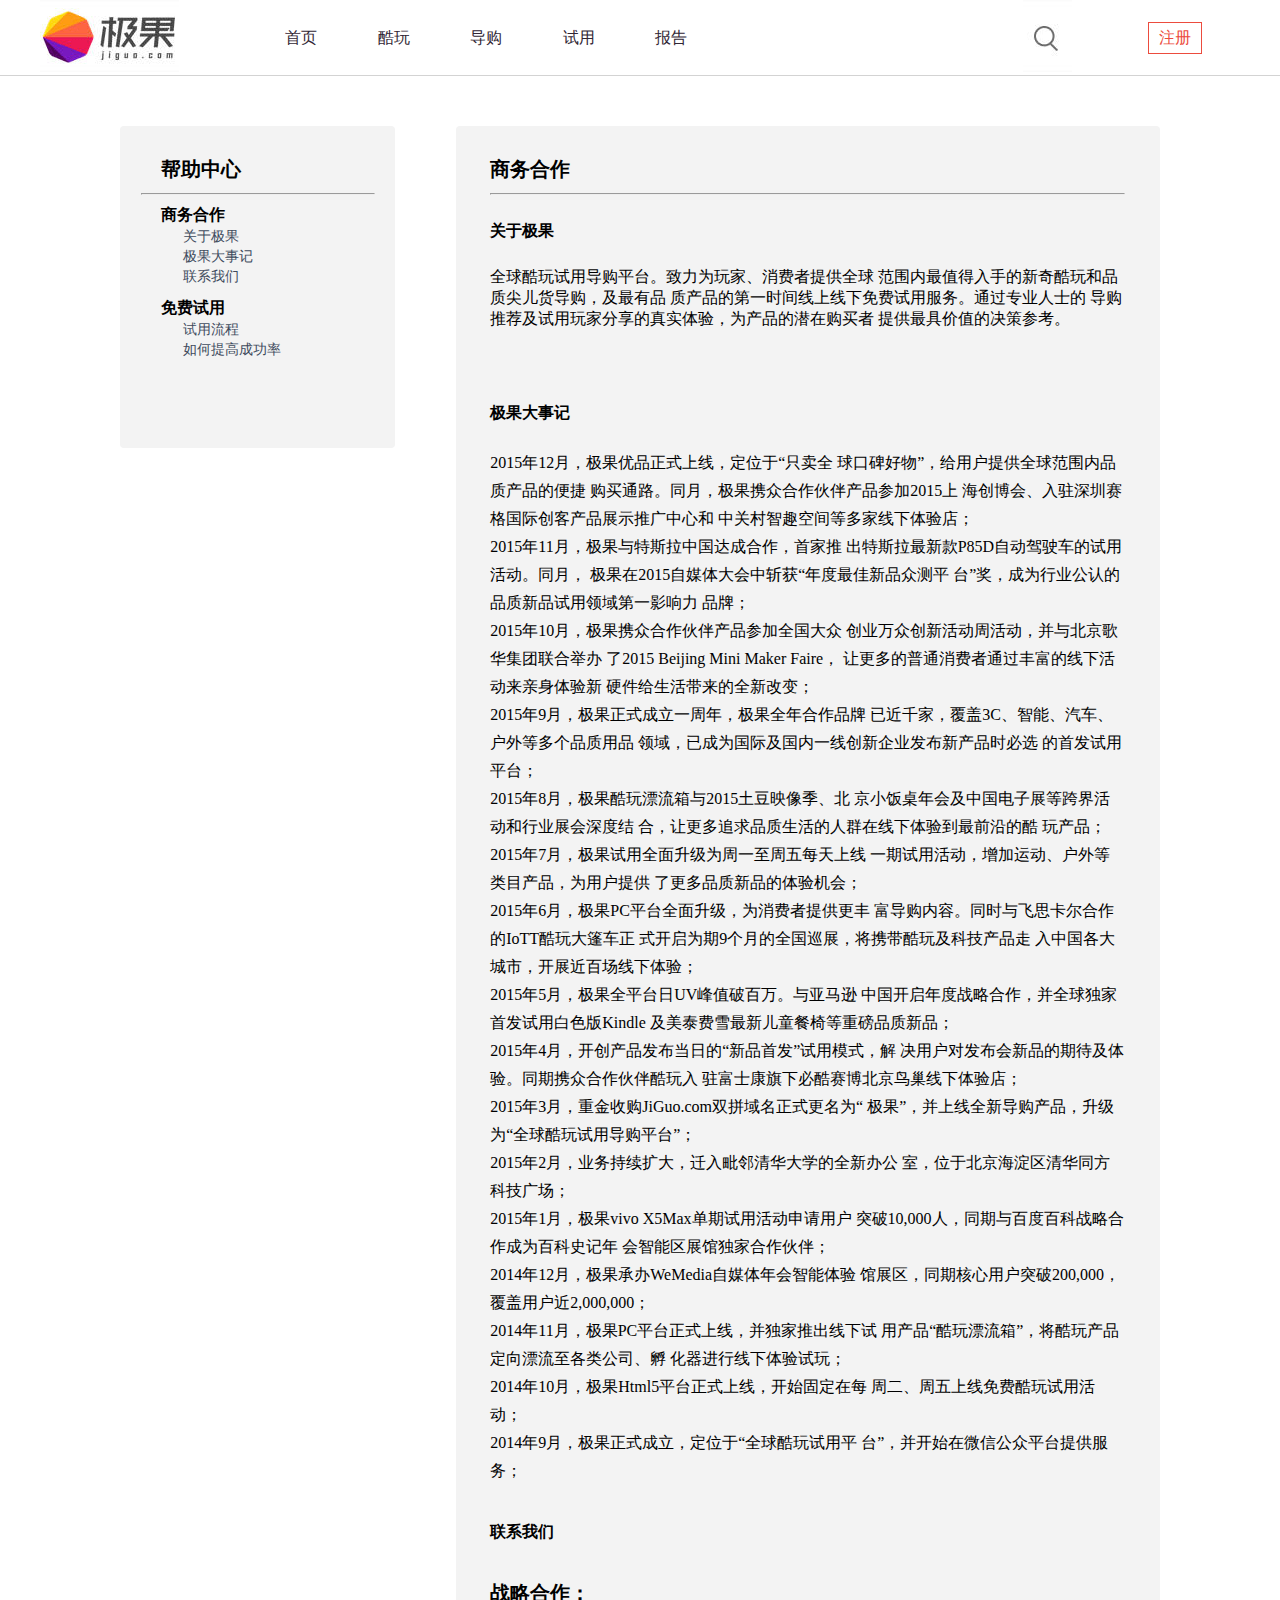
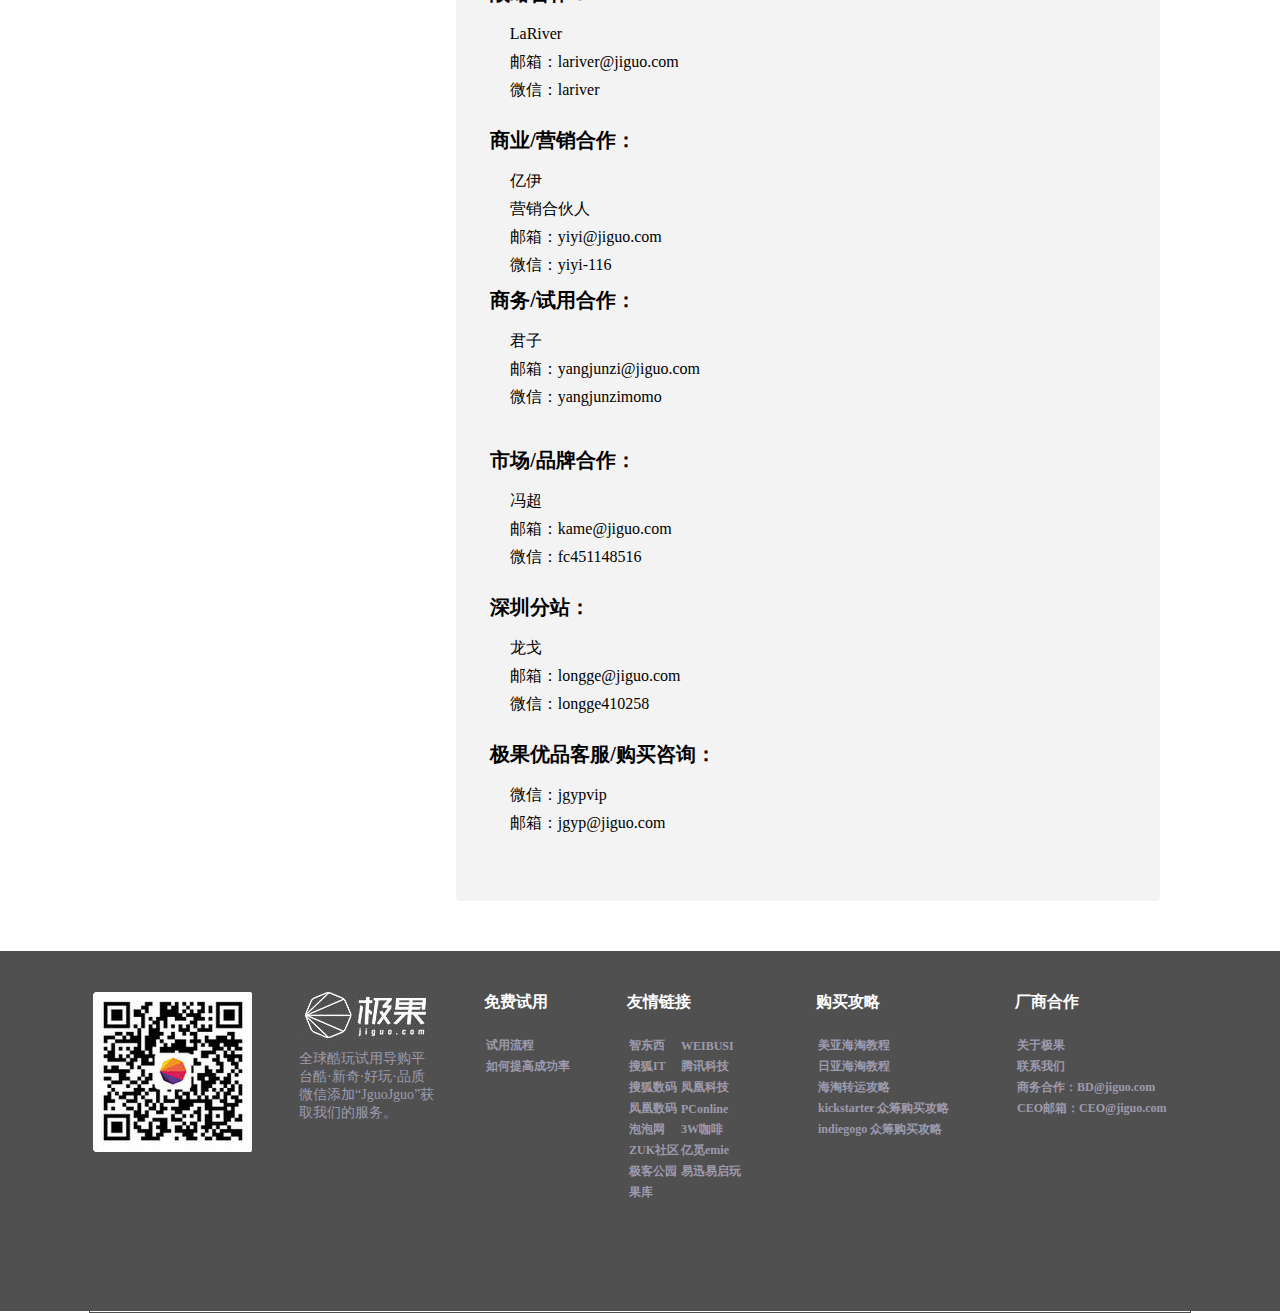
<file: about.html>
<!DOCTYPE html>
<html>
	<head>
		<meta charset="UTF-8">
		<title>商务合作</title>
		<link rel="stylesheet" type="text/css" href="css/about.css"/>
		<link rel="stylesheet" type="text/css" href="css/headandfoot.css"/>
	</head>
	<body>
		<div id="about_box">
			
			<header id="head">
				<div id="head_top">
					<div class="head_top_logo">
						<img src="img/index/index_02.png" />
					</div>
					<div class="head_top_main">
						<ul>
							<li>
								<a href="index.html">首页</a>
							</li>
							<li>
								<a href="play/play_new.html">酷玩</a>
							</li>
							<li>
								<a href="guid/guid.html">导购</a>
							</li>
							<li>
								<a href="use/mianfei_sy.html">试用</a>
							</li>
							<li>
								<a href="report/report_new.html">报告</a>
							</li>
						</ul>
					</div>
					<div class="head_top_right">
						<ul>
							<li>
								<input type="text" />
							</li>
							<li>
								<img src="img/index/index_04.png" />
							</li>
							<li>
								<div class="register">
									<a href="register.html">注册</a>
								</div>
							</li>
						</ul>
					</div>
				</div>
			</header>
			
			
			
			
			<div id="about_main">
				<div class="about_main">
					<div style="height: 50px;"></div>
					<ul>
						<li>
							<div class="about_left">
								<div style="height: 30px;"></div>
								<div class="left_min">
									<div class="l_main_top">
										<span>帮助中心</span>
									</div>
									<hr />
									<div class="l_main_two">
										<h4>商务合作</h4>
										<table>
											<tr>
												<td><a href="#">关于极果</a></td>
											</tr>
											<tr>
												<td><a href="#">极果大事记</a></td>
											</tr>
											<tr>
												<td><a href="#">联系我们</a></td>
											</tr>
										</table>
										<h4>免费试用</h4>
										<table>
											<tr>
												<td><a href="#">试用流程</a></td>
											</tr>
											<tr>
												<td><a href="#">如何提高成功率</a></td>
											</tr>
										</table>
									</div>
								</div>
							</div>
						</li>
						<li>
							<div class="about_right">
								<div class="right_main">
									<div style="height: 30px;"></div>
									<div class="right_top">
										<span>商务合作</span>
									</div>
									<hr />
									<div class="right_fir">
										<div class="fir_top">
											<span>关于极果</span>
										</div>
										<div class="fir_main">
											<span>
												全球酷玩试用导购平台。致力为玩家、消费者提供全球
												范围内最值得入手的新奇酷玩和品质尖儿货导购，及最有品
												质产品的第一时间线上线下免费试用服务。通过专业人士的
												导购推荐及试用玩家分享的真实体验，为产品的潜在购买者
												提供最具价值的决策参考。
											</span>
										</div>
										
									</div>
									
									<div class="sec_main">
										<div class="sec_top">
											<span>极果大事记</span>
										</div>
										<div class="sec_ma">
											<p>
													2015年12月，极果优品正式上线，定位于“只卖全
													球口碑好物”，给用户提供全球范围内品质产品的便捷
													购买通路。同月，极果携众合作伙伴产品参加2015上
													海创博会、入驻深圳赛格国际创客产品展示推广中心和
													中关村智趣空间等多家线下体验店；
											</p>
											<p>
													2015年11月，极果与特斯拉中国达成合作，首家推
													出特斯拉最新款P85D自动驾驶车的试用活动。同月，
													极果在2015自媒体大会中斩获“年度最佳新品众测平
													台”奖，成为行业公认的品质新品试用领域第一影响力
													品牌；
											</p>
											<p>
													2015年10月，极果携众合作伙伴产品参加全国大众
													创业万众创新活动周活动，并与北京歌华集团联合举办
													了2015 Beijing Mini Maker Faire，
													让更多的普通消费者通过丰富的线下活动来亲身体验新
													硬件给生活带来的全新改变；
												</p>
												<p>
													2015年9月，极果正式成立一周年，极果全年合作品牌
													已近千家，覆盖3C、智能、汽车、户外等多个品质用品
													领域，已成为国际及国内一线创新企业发布新产品时必选
													的首发试用平台；
												</p>
												<p>
													2015年8月，极果酷玩漂流箱与2015土豆映像季、北
													京小饭桌年会及中国电子展等跨界活动和行业展会深度结
													合，让更多追求品质生活的人群在线下体验到最前沿的酷
													玩产品；
												</p>
												<p>
													2015年7月，极果试用全面升级为周一至周五每天上线
													一期试用活动，增加运动、户外等类目产品，为用户提供
													了更多品质新品的体验机会；
												</p>
												<p>
													2015年6月，极果PC平台全面升级，为消费者提供更丰
													富导购内容。同时与飞思卡尔合作的IoTT酷玩大篷车正
													式开启为期9个月的全国巡展，将携带酷玩及科技产品走
													入中国各大城市，开展近百场线下体验；
												</p>
												<p>
													2015年5月，极果全平台日UV峰值破百万。与亚马逊
													中国开启年度战略合作，并全球独家首发试用白色版Kindle
													及美泰费雪最新儿童餐椅等重磅品质新品；
												</p>
												<p>
													2015年4月，开创产品发布当日的“新品首发”试用模式，解
													决用户对发布会新品的期待及体验。同期携众合作伙伴酷玩入
													驻富士康旗下必酷赛博北京鸟巢线下体验店；
												</p>
												<p>
													2015年3月，重金收购JiGuo.com双拼域名正式更名为“
													极果”，并上线全新导购产品，升级为“全球酷玩试用导购平台”；
												</p>
												<p>
													2015年2月，业务持续扩大，迁入毗邻清华大学的全新办公
													室，位于北京海淀区清华同方科技广场；
												</p>
												<p>
													2015年1月，极果vivo X5Max单期试用活动申请用户
													突破10,000人，同期与百度百科战略合作成为百科史记年
													会智能区展馆独家合作伙伴；
												</p>
												<p>
													2014年12月，极果承办WeMedia自媒体年会智能体验
													馆展区，同期核心用户突破200,000，覆盖用户近2,000,000；
												</p>
												<p>
													2014年11月，极果PC平台正式上线，并独家推出线下试
													用产品“酷玩漂流箱”，将酷玩产品定向漂流至各类公司、孵
													化器进行线下体验试玩；
												</p>
												<p>
													2014年10月，极果Html5平台正式上线，开始固定在每
													周二、周五上线免费酷玩试用活动；
												</p>
												<p>
													2014年9月，极果正式成立，定位于“全球酷玩试用平
													台”，并开始在微信公众平台提供服务；
												</p>
											</div>
										</div>
									
									<div class="right_thir">
										<div class="thir_top">
											<span>联系我们</span>
										</div>
										<div class="thir_m_fir">
											<div class="fisr_top">
												<span>战略合作：</span>
											</div>
											<div class="fisr_main">
												<table>
													<tr>
														<td>LaRiver</td>
													</tr>
													<tr>
														<td>邮箱：lariver@jiguo.com</td>
													</tr>
													<tr>
														<td>微信：lariver</td>
													</tr>
												</table>
											</div>
										</div>
										
										<div class="thir_m_fira">
											<div class="fisr_top">
												<span>商业/营销合作：</span>
											</div>
											<div class="fisr_main">
												<table>
													<tr>
														<td>亿伊</td>
													</tr>
													<tr>
														<td>营销合伙人</td>
													</tr>
													<tr>
														<td>邮箱：yiyi@jiguo.com</td>
													</tr>
													<tr>
														<td>微信：yiyi-116</td>
													</tr>
												</table>
											</div>
										</div>
										
										<div class="thir_m_fira">
											<div class="fisr_top">
												<span>商务/试用合作：</span>
											</div>
											<div class="fisr_main">
												<table>
													<tr>
														<td>君子</td>
													</tr>
													<tr>
														<td>邮箱：yangjunzi@jiguo.com</td>
													</tr>
													<tr>
														<td>微信：yangjunzimomo</td>
													</tr>
												</table>
											</div>
										</div>
										
										<div class="thir_m_fir">
											<div class="fisr_top">
												<span>市场/品牌合作：</span>
											</div>
											<div class="fisr_main">
												<table>
													<tr>
														<td>冯超</td>
													</tr>
													<tr>
														<td>邮箱：kame@jiguo.com</td>
													</tr>
													<tr>
														<td>微信：fc451148516</td>
													</tr>
												</table>
											</div>
										</div>
										
										<div class="thir_m_fir">
											<div class="fisr_top">
												<span>深圳分站：</span>
											</div>
											<div class="fisr_main">
												<table>
													<tr>
														<td>龙戈</td>
													</tr>
													<tr>
														<td>邮箱：longge@jiguo.com</td>
													</tr>
													<tr>
														<td>微信：longge410258</td>
													</tr>
												</table>
											</div>
										</div>
										
										<div class="thir_m_fir">
											<div class="fisr_top">
												<span>极果优品客服/购买咨询：</span>
											</div>
											<div class="fisr_main">
												<table>
													<tr>
														<td>微信：jgypvip</td>
													</tr>
													<tr>
														<td>邮箱：jgyp@jiguo.com</td>
													</tr>
												</table>
											</div>
										</div>
										
										
										
										
										
									</div>
									
									
									
									
									
									
								</div>
							</div>
						</li>
					</ul>
				</div>
			</div>
			
			
			
			
			
			<footer id="foot">
				<div class="fot">
					<ul>
						<li>
							<div class="erwe">
								<img src="img/index/index_66.png" />
							</div>
						</li>
						<li>
							<div class="sec">
								<img src="img/index/index_68.png" />
								<p>全球酷玩试用导购平台酷·新奇·好玩·品质</p>
								<p>微信添加“JguoJguo”获取我们的服务。</p>
							</div>
						</li>
						<li>
							<div class="thir">
								<p>免费试用</p>
								<table>
									<tr>
										<td>
											<a href="#">试用流程</a>
										</td>
									</tr>
									<tr>
										<td>
											<a href="#">如何提高成功率</a>
										</td>
									</tr>
								</table>
							</div>
						</li>
						<li>
							<div class="for">
								<p>友情链接</p>
								<table>
									<tr>
										<td><a href="#">智东西</a></td>
										<td><a href="#">WEIBUSI</a></td>
									</tr>
									<tr>
										<td><a href="#">搜狐IT</a></td>
										<td><a href="#">腾讯科技</a></td>
									</tr>
									<tr>
										<td><a href="#">搜狐数码</a></td>
										<td><a href="#">凤凰科技</a></td>
									</tr>
									<tr>
										<td><a href="#">凤凰数码</a></td>
										<td><a href="#">PConline</a></td>
									</tr>
									<tr>
										<td><a href="#">泡泡网</a></td>
										<td><a href="#">3W咖啡</a></td>
									</tr>
									<tr>
										<td><a href="#">ZUK社区</a></td>
										<td><a href="#">亿觅emie</a></td>
									</tr>
									<tr>
										<td><a href="#">极客公园</a></td>
										<td><a href="#">易迅易启玩</a></td>
									</tr>
									<tr>
										<td><a href="#">果库</a></td>
									</tr>
								</table>
							</div>
						</li>
						<li>
							<div class="fiv">
								<p>购买攻略</p>
								<table>
									<tr>
										<td>
											<a href="#">美亚海淘教程</a>
										</td>
									</tr>
									<tr>
										<td>
											<a href="#">日亚海淘教程</a>
										</td>
									</tr>
									<tr>
										<td>
											<a href="#">海淘转运攻略</a>
										</td>
									</tr>
									<tr>
										<td>
											<a href="#">kickstarter 众筹购买攻略</a>
										</td>
									</tr>
									<tr>
										<td>
											<a href="#">indiegogo 众筹购买攻略</a>
										</td>
									</tr>
								</table>
							</div>
						</li>
						<li>
							<div class="six">
								<p>厂商合作</p>
								<table>
									<tr>
										<td>
											<a href="#">关于极果</a>
										</td>
									</tr>
									<tr>
										<td>
											<a href="#">联系我们</a>
										</td>
									</tr>
									<tr>
										<td>
											<a href="#">商务合作：BD@jiguo.com</a>
										</td>
									</tr>
									<tr>
										<td>
											<a href="#">CEO邮箱：CEO@jiguo.com</a>
										</td>
									</tr>
								</table>
							</div>
						</li>
					</ul>
				</div>
			</footer>
			
			
		</div>
	</body>
</html>
</file>
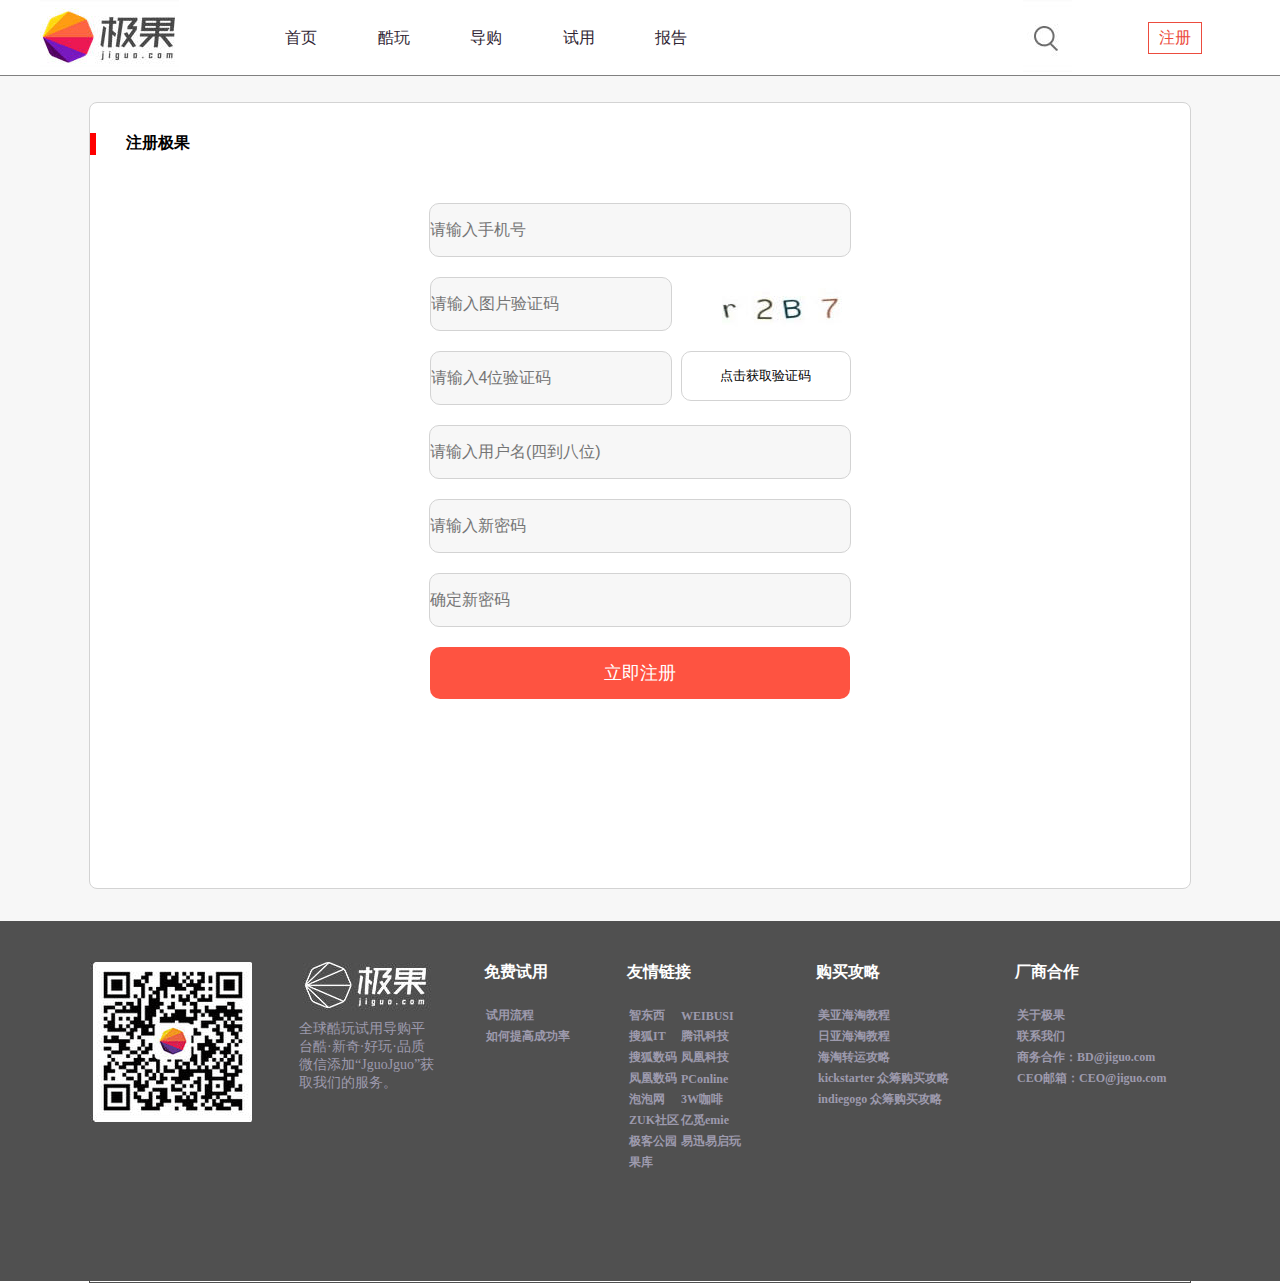
<file: register.html>
<!DOCTYPE html>
<html>
	<head>
		<meta charset="UTF-8">
		<title>欢迎注册极果</title>
		<link rel="stylesheet" type="text/css" href="css/headandfoot.css"/>
		<link rel="stylesheet" type="text/css" href="css/register.css"/>
		<script type="text/javascript" src="js/jquery-1.12.4.js" ></script>
	</head>
	<body>
		<div id="box">
			
			<header id="head">
				<div id="head_top">
					<div class="head_top_logo">
						<img src="img/index/index_02.png" />
					</div>
					<div class="head_top_main">
						<ul>
							<li>
								<a href="index.html">首页</a>
							</li>
							<li>
								<a href="play/play_new.html">酷玩</a>
							</li>
							<li>
								<a href="guid/guid.html">导购</a>
							</li>
							<li>
								<a href="use/mianfei_sy.html">试用</a>
							</li>
							<li>
								<a href="report/report_new.html">报告</a>
							</li>
						</ul>
					</div>
					<div class="head_top_right">
						<ul>
							<li>
								<input type="text" />
							</li>
							<li>
								<img src="img/index/index_04.png" />
							</li>
							<li>
								<div class="register">
									<a href="register.html">注册</a>
								</div>
							</li>
						</ul>
					</div>
				</div>
			</header>
			
			<div id="main">
				<div style="height: 26px;"></div>
				<div class="res_box">
					<div class="box_top">
						<div class="box_top_a"></div><span>注册极果</span>
					</div>
					<div class="res_main">
						<ul>
							<li>
								<input type="text" placeholder="请输入手机号" id="moblie"/>
							</li>
							<li class="sdsf" style="margin-top: 0px;">
								<ul>
									<li><input type="text" placeholder="请输入图片验证码" id="img_yz"/></li>
									<li><img src="img/register/res_03.png" style="margin-left: 40px;"/></li>
								</ul>
							</li>
							<li class="sdsf" style="margin-top: 0px;">
								<ul>
									<li><input type="text" placeholder="请输入4位验证码" id="img_yz"/></li>
									<li><button>点击获取验证码</button></li>
								</ul>
							</li>
							<li>
								<input type="text" placeholder="请输入用户名(四到八位)" id="name"/>
							</li>
							<li>
								<input type="text" placeholder="请输入新密码" id="pwd"/>
							</li>
							<li>
								<input type="text" placeholder="确定新密码" id="repwd"/>
							</li>
							<li>
								<input type="button" value="立即注册" id="res"/>
							</li>
						</ul>
					</div>
				</div>
			</div>
			
			<script type="text/javascript">
				$(document).ready(function(){
					$("#moblie").blur(function(){
						var moble = $(this).val();
						var reg=/^\d{11}$/;
						if (!reg.test(moble)) 
						{
							alert("手机号填写错误！");
							$(this).css("border","1px solid red");
						} 
						else
						{
							$(this).css("border","1px solid green");
						}
					});
					
					$("#name").blur(function(){
						var name = $(this).val();
						if(name.length < 4)
						{
							alert("用户名长度过短！");
							$(this).css("border","1px solid red");
						}
						else if(name.length > 8)
						{
							alert("用户名长度过长！");
							$(this).css("border","1px solid red");
						}
						else
						{
							$(this).css("border","1px solid green");
						}
					});
						
					$("#pwd").blur(function(){
						var pwd = $(this).val();
						if(pwd.length < 4 || pwd.length >10)
						{
							alert("密码长度不符合要求！");
							$(this).css("border","1px solid red");
						}
						else
						{
							$(this).css("border","1px solid green");
						}
					});	
					
					$("#repwd").blur(function(){
						var pwd = $("#pwd").val();
						var repwd = $(this).val();
						if(pwd == repwd)
						{
							$(this).css("border","1px solid green");
						}
						else
						{
							alert("两次密码输入不一致!")
							$(this).css("border","1px solid red");
						}
					});
					
					
					
					$("#res").click(function(){
						if($("#moblie").val() == "" && $("#name").val() == "")
						{
							alert("注册失败!");
						}
						else
						{
							alert("恭喜你注册成功，即将为你自动登陆!")
						}
					})
				});
			</script>
			
			<footer id="foot">
				<div class="fot">
					<ul>
						<li>
							<div class="erwe">
								<img src="img/index/index_66.png" />
							</div>
						</li>
						<li>
							<div class="sec">
								<img src="img/index/index_68.png" />
								<p>全球酷玩试用导购平台酷·新奇·好玩·品质</p>
								<p>微信添加“JguoJguo”获取我们的服务。</p>
							</div>
						</li>
						<li>
							<div class="thir">
								<p>免费试用</p>
								<table>
									<tr>
										<td>
											<a href="#">试用流程</a>
										</td>
									</tr>
									<tr>
										<td>
											<a href="#">如何提高成功率</a>
										</td>
									</tr>
								</table>
							</div>
						</li>
						<li>
							<div class="for">
								<p>友情链接</p>
								<table>
									<tr>
										<td><a href="#">智东西</a></td>
										<td><a href="#">WEIBUSI</a></td>
									</tr>
									<tr>
										<td><a href="#">搜狐IT</a></td>
										<td><a href="#">腾讯科技</a></td>
									</tr>
									<tr>
										<td><a href="#">搜狐数码</a></td>
										<td><a href="#">凤凰科技</a></td>
									</tr>
									<tr>
										<td><a href="#">凤凰数码</a></td>
										<td><a href="#">PConline</a></td>
									</tr>
									<tr>
										<td><a href="#">泡泡网</a></td>
										<td><a href="#">3W咖啡</a></td>
									</tr>
									<tr>
										<td><a href="#">ZUK社区</a></td>
										<td><a href="#">亿觅emie</a></td>
									</tr>
									<tr>
										<td><a href="#">极客公园</a></td>
										<td><a href="#">易迅易启玩</a></td>
									</tr>
									<tr>
										<td><a href="#">果库</a></td>
									</tr>
								</table>
							</div>
						</li>
						<li>
							<div class="fiv">
								<p>购买攻略</p>
								<table>
									<tr>
										<td>
											<a href="#">美亚海淘教程</a>
										</td>
									</tr>
									<tr>
										<td>
											<a href="#">日亚海淘教程</a>
										</td>
									</tr>
									<tr>
										<td>
											<a href="#">海淘转运攻略</a>
										</td>
									</tr>
									<tr>
										<td>
											<a href="#">kickstarter 众筹购买攻略</a>
										</td>
									</tr>
									<tr>
										<td>
											<a href="#">indiegogo 众筹购买攻略</a>
										</td>
									</tr>
								</table>
							</div>
						</li>
						<li>
							<div class="six">
								<p>厂商合作</p>
								<table>
									<tr>
										<td>
											<a href="#">关于极果</a>
										</td>
									</tr>
									<tr>
										<td>
											<a href="#">联系我们</a>
										</td>
									</tr>
									<tr>
										<td>
											<a href="#">商务合作：BD@jiguo.com</a>
										</td>
									</tr>
									<tr>
										<td>
											<a href="#">CEO邮箱：CEO@jiguo.com</a>
										</td>
									</tr>
								</table>
							</div>
						</li>
					</ul>
				</div>
			</footer>
			
		</div>
	</body>
</html>
</file>
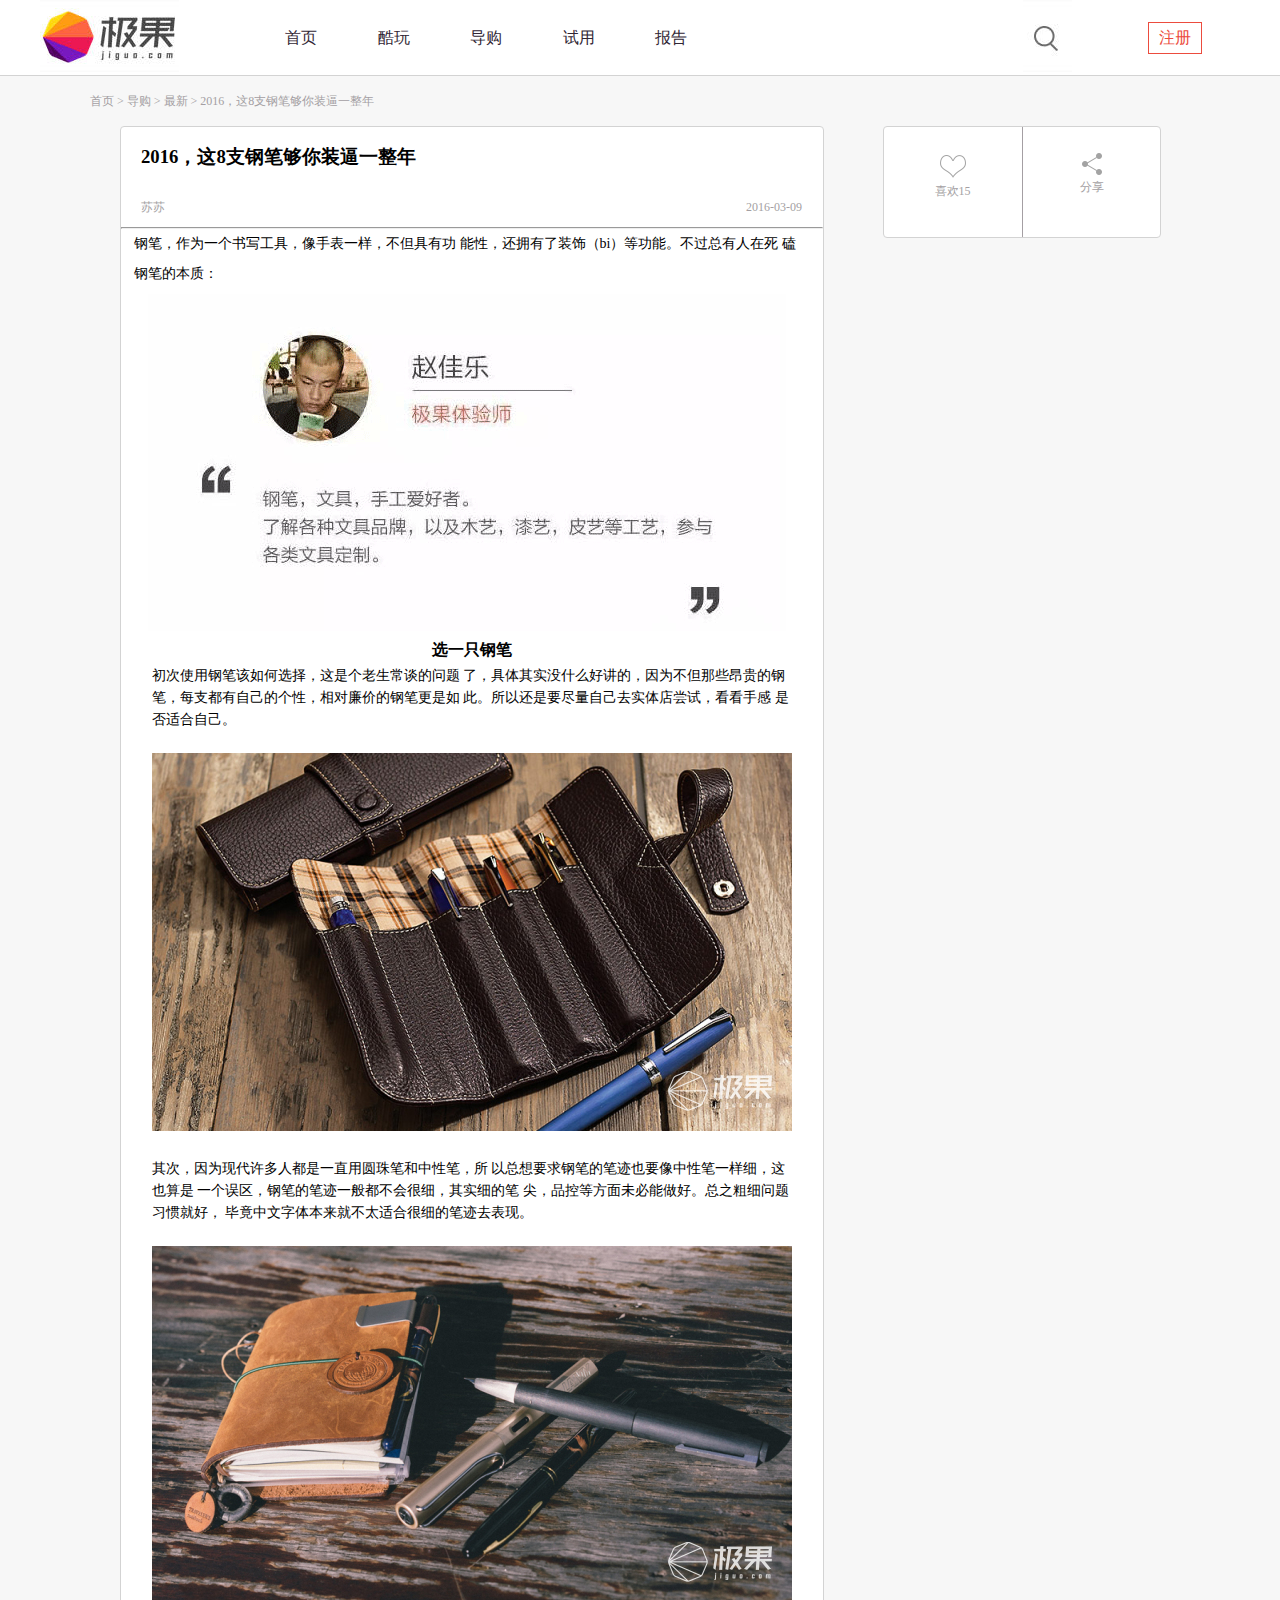
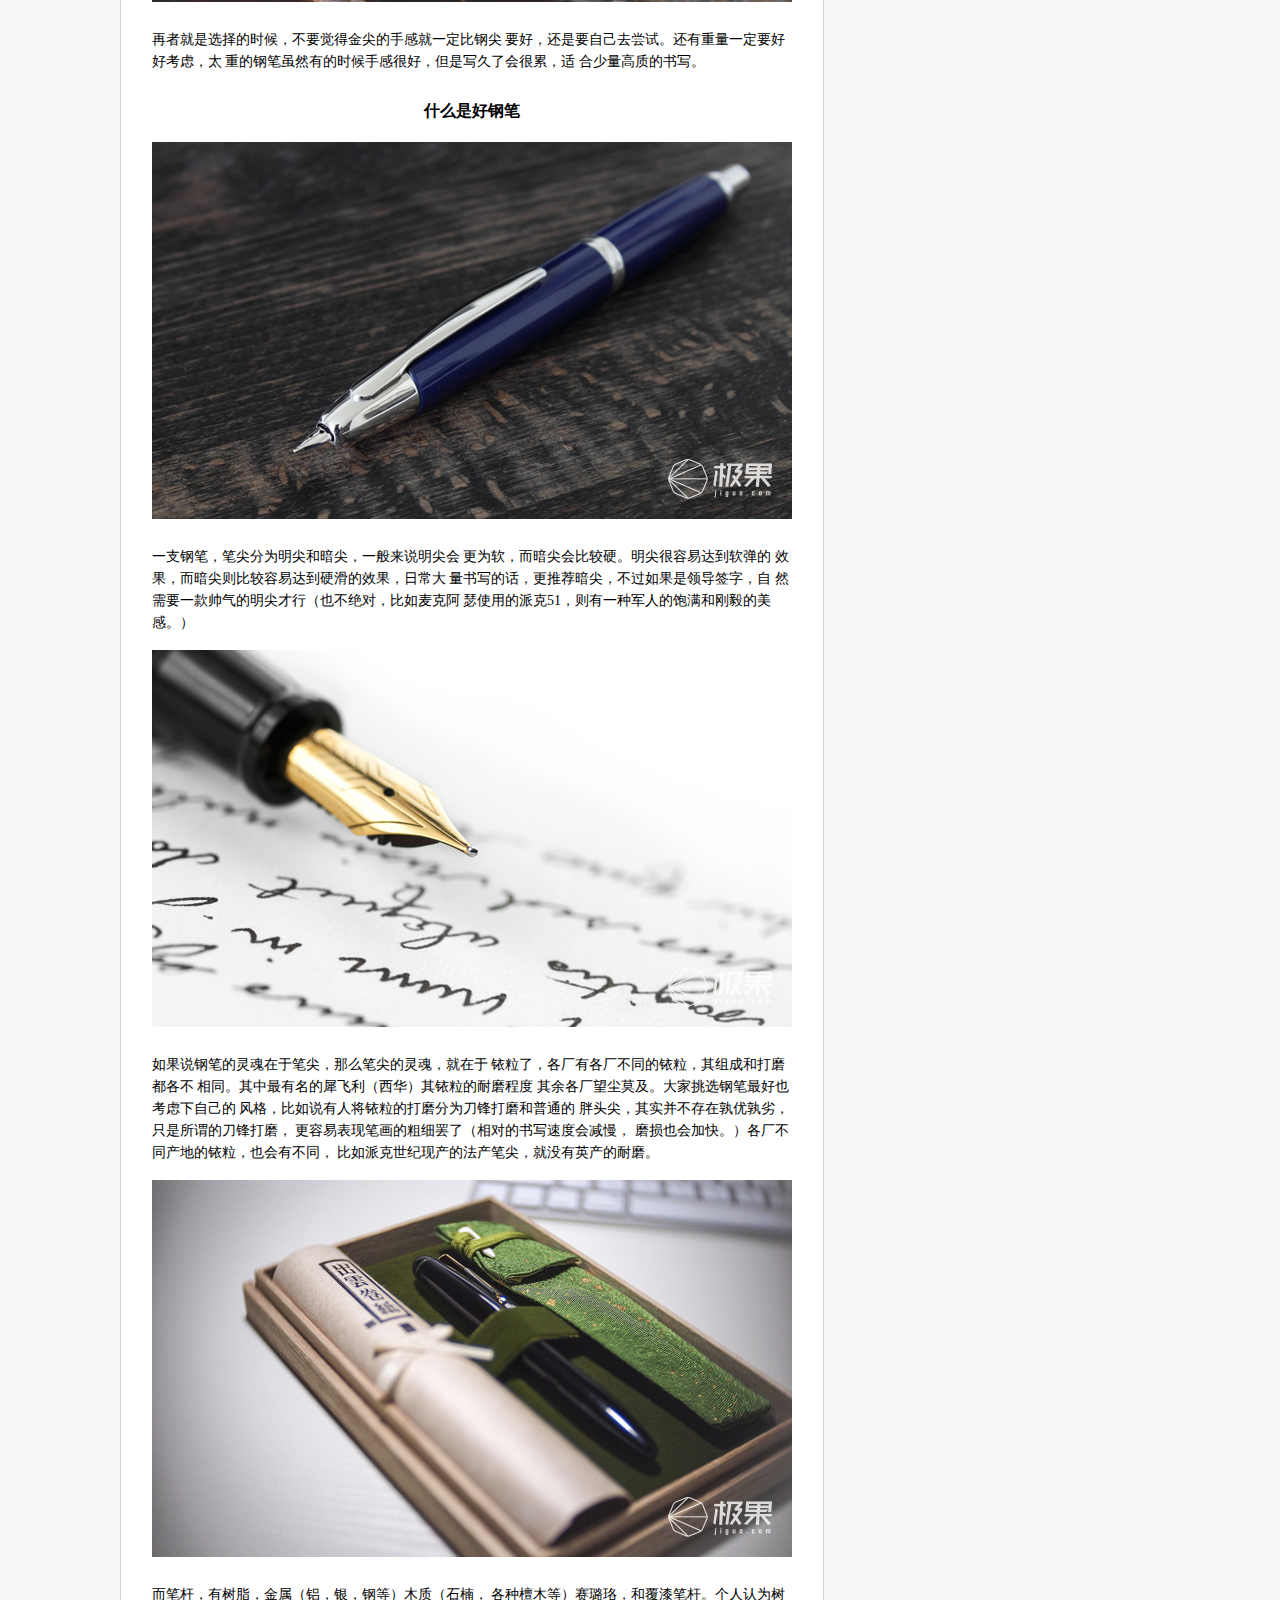
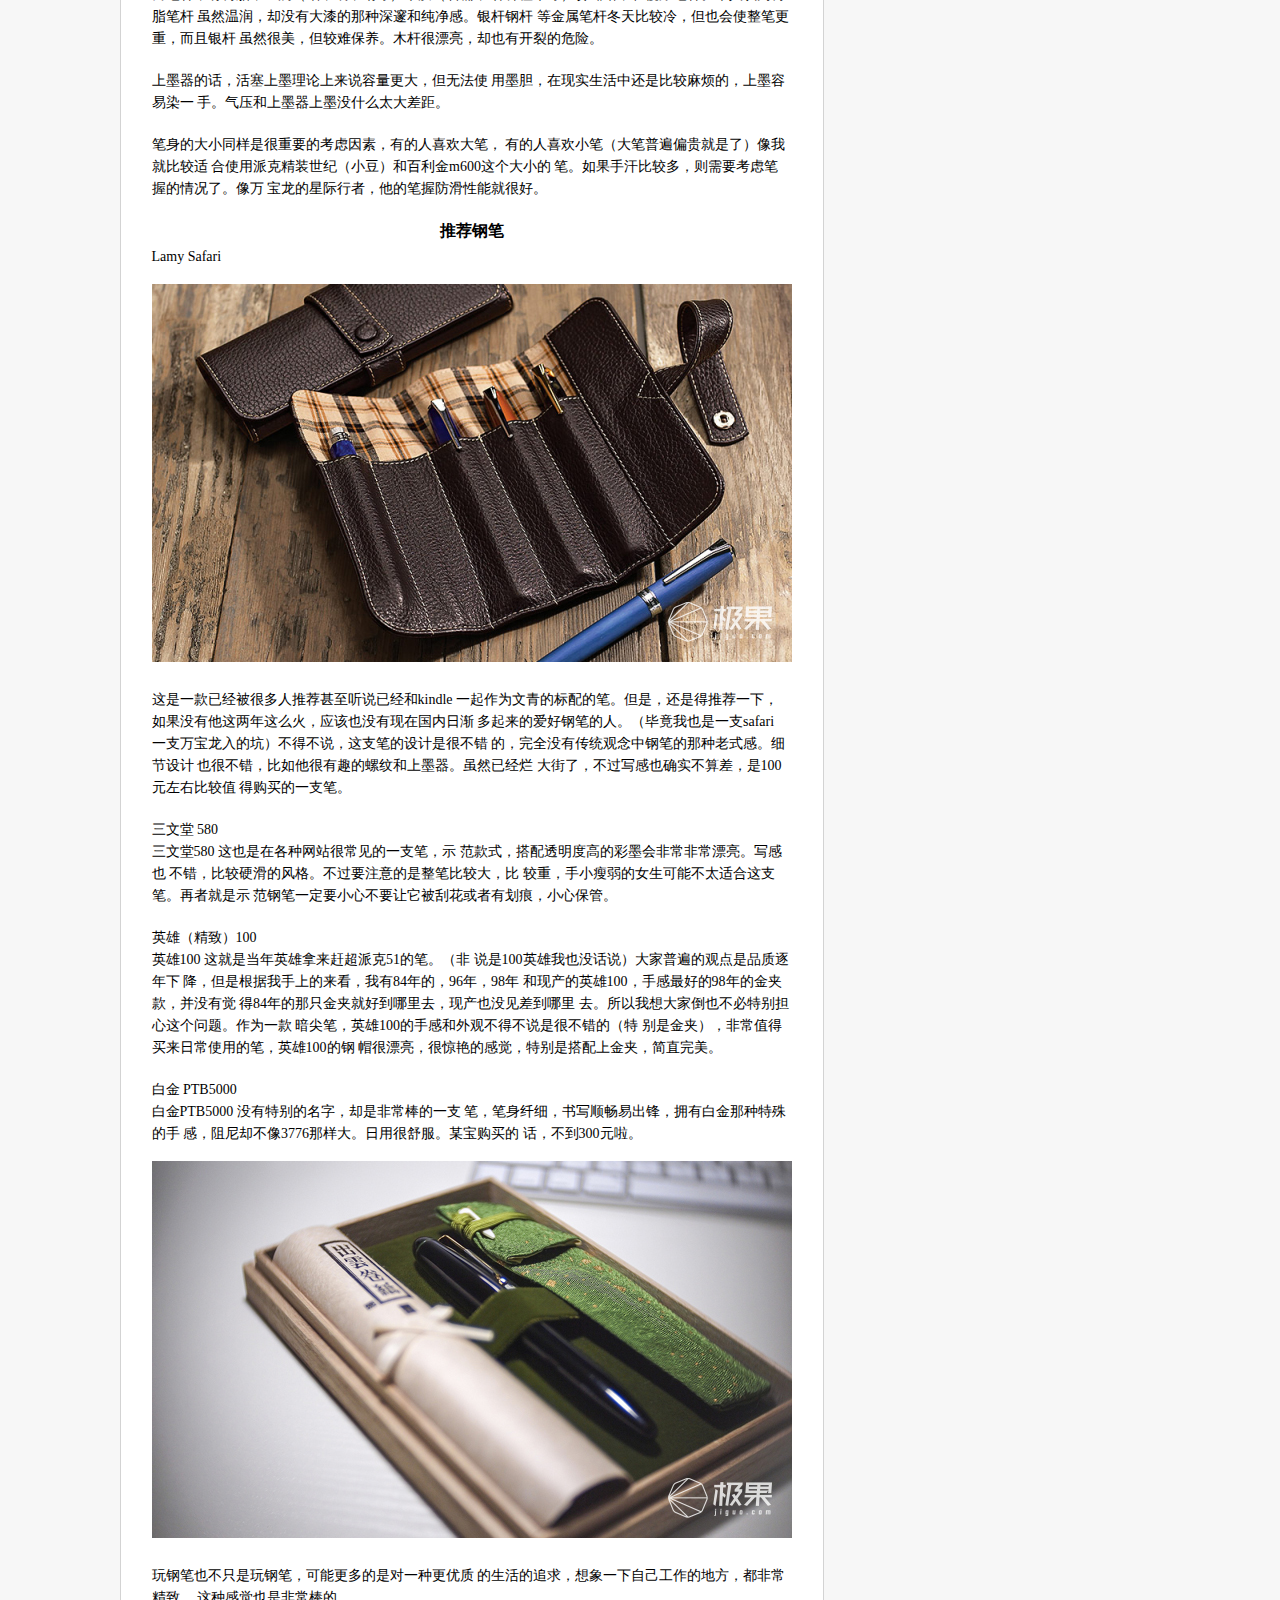
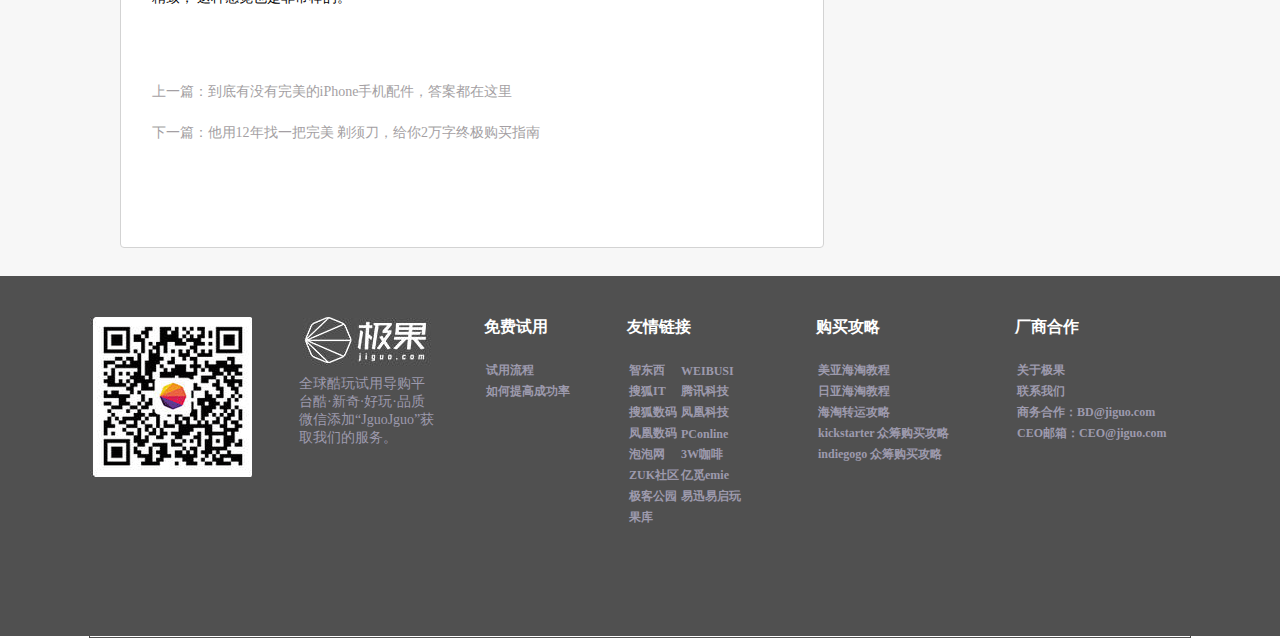
<file: guid/guid_more.html>
<!DOCTYPE html>
<html>

	<head>
		<meta charset="UTF-8">
		<title></title>
		<link rel="stylesheet" type="text/css" href="../css/headandfoot.css" />
		<link rel="stylesheet" href="css/guidd.css" />
		<script type="text/javascript" src="../js/jquery-1.12.4.js"></script>
		<script type="text/javascript">
			var time = new Date();
			var year = time.getFullYear();
			var month = time.getMonth() + 1;
			var date = time.getDate();
			var tt = year + "-" + month + "-" + date;
			$("#time").html(tt);
		</script>

	</head>

	<body>

		<div id="more_box">

			<header id="head">
				<div id="head_top">
					<div class="head_top_logo">
						<img src="../img/index/index_02.png" />
					</div>
					<div class="head_top_main">
						<ul>
							<li>
								<a href="../index.html">首页</a>
							</li>
							<li>
								<a href="../play/play_new.html">酷玩</a>
							</li>
							<li>
								<a href="../guid/guid.html">导购</a>
							</li>
							<li>
								<a href="../use/mianfei_sy.html">试用</a>
							</li>
							<li>
								<a href="../report/report_new.html">报告</a>
							</li>
						</ul>
					</div>
					<div class="head_top_right">
						<ul>
							<li>
								<input type="text" />
							</li>
							<li>
								<img src="../img/index/index_04.png" />
							</li>
							<li>
								<div class="register">
									<a href="register.html">注册</a>
								</div>
							</li>
						</ul>
					</div>
				</div>
			</header>

			<div id="morebx">
				<div class="morebx_top">
					<span>首页   > 导购   > 最新  > 2016，这8支钢笔够你装逼一整年</span>
				</div>
				<div class="mor_main">
					<ul>
						<li>
							<div class="gu_ma_left">
								<div class="guma_top">
									<h3>2016，这8支钢笔够你装逼一整年</h3>
									<ul>
										<li>
											<span>苏苏</span>
										</li>
										<li>
											<span id="time">2016-03-09</span>
										</li>
									</ul>
								</div>
								<hr />

								<div class="top_fir">
									<span>
										钢笔，作为一个书写工具，像手表一样，不但具有功
										能性，还拥有了装饰（bi）等功能。不过总有人在死
										磕钢笔的本质：
									</span>
								</div>

								<div class="top_sec">
									<img src="img/mord_03.png" />
								</div>

								<div class="top_thir">
									<div class="thir_tops">
										<span>选一只钢笔</span>
									</div>
									<span>
										初次使用钢笔该如何选择，这是个老生常谈的问题
										了，具体其实没什么好讲的，因为不但那些昂贵的钢
										笔，每支都有自己的个性，相对廉价的钢笔更是如
										此。所以还是要尽量自己去实体店尝试，看看手感
										是否适合自己。
									</span>
									<img src="img/detail1.jpg" />
									<div id="span_di">
										<span>
											其次，因为现代许多人都是一直用圆珠笔和中性笔，所
											以总想要求钢笔的笔迹也要像中性笔一样细，这也算是
											一个误区，钢笔的笔迹一般都不会很细，其实细的笔
											尖，品控等方面未必能做好。总之粗细问题习惯就好，
											毕竟中文字体本来就不太适合很细的笔迹去表现。
										</span>
									</div>
									<img src="img/detail2.jpg" />
									<div id="span_di">
										<span id="span_di">
											再者就是选择的时候，不要觉得金尖的手感就一定比钢尖
											要好，还是要自己去尝试。还有重量一定要好好考虑，太
											重的钢笔虽然有的时候手感很好，但是写久了会很累，适
											合少量高质的书写。
										</span>
									</div>
								</div>

								<div class="top_for">
									<div class="thir_tops">
										<span>什么是好钢笔</span>
									</div>
									<img src="img/detail3.jpg" />
									<div id="span_di">
										<span>
											一支钢笔，笔尖分为明尖和暗尖，一般来说明尖会
											更为软，而暗尖会比较硬。明尖很容易达到软弹的
											效果，而暗尖则比较容易达到硬滑的效果，日常大
											量书写的话，更推荐暗尖，不过如果是领导签字，自
											然需要一款帅气的明尖才行（也不绝对，比如麦克阿
											瑟使用的派克51，则有一种军人的饱满和刚毅的美感。）
										</span>
									</div>
									<img src="img/detail4.jpg" />
									<div id="span_di">
										<span>
											如果说钢笔的灵魂在于笔尖，那么笔尖的灵魂，就在于
											铱粒了，各厂有各厂不同的铱粒，其组成和打磨都各不
											相同。其中最有名的犀飞利（西华）其铱粒的耐磨程度
											其余各厂望尘莫及。大家挑选钢笔最好也考虑下自己的
											风格，比如说有人将铱粒的打磨分为刀锋打磨和普通的
											胖头尖，其实并不存在孰优孰劣，只是所谓的刀锋打磨，
											更容易表现笔画的粗细罢了（相对的书写速度会减慢，
											磨损也会加快。）各厂不同产地的铱粒，也会有不同，
											比如派克世纪现产的法产笔尖，就没有英产的耐磨。
										</span>
									</div>
									<img src="img/detail5.jpg" />
									<div id="span_di">
										<span>
											而笔杆，有树脂，金属（铝，银，钢等）木质（石楠，
											各种檀木等）赛璐珞，和覆漆笔杆。个人认为树脂笔杆
											虽然温润，却没有大漆的那种深邃和纯净感。银杆钢杆
											等金属笔杆冬天比较冷，但也会使整笔更重，而且银杆
											虽然很美，但较难保养。木杆很漂亮，却也有开裂的危险。
										</span>
									</div>
									<div id="span_di">
										<span>
											上墨器的话，活塞上墨理论上来说容量更大，但无法使
											用墨胆，在现实生活中还是比较麻烦的，上墨容易染一
											手。气压和上墨器上墨没什么太大差距。
										</span>
									</div>
									<div id="span_di">
										<span>
											笔身的大小同样是很重要的考虑因素，有的人喜欢大笔，
											有的人喜欢小笔（大笔普遍偏贵就是了）像我就比较适
											合使用派克精装世纪（小豆）和百利金m600这个大小的
											笔。如果手汗比较多，则需要考虑笔握的情况了。像万
											宝龙的星际行者，他的笔握防滑性能就很好。
										</span>
									</div>
								</div>

								<div class="top_fiv">
									<div class="thir_tops">
										<span>推荐钢笔</span>
									</div>
									<span>Lamy Safari</span>
									<img src="img/detail1.jpg" />
									<div id="span_di">
										<span>
											这是一款已经被很多人推荐甚至听说已经和kindle
											一起作为文青的标配的笔。但是，还是得推荐一下，
											如果没有他这两年这么火，应该也没有现在国内日渐
											多起来的爱好钢笔的人。（毕竟我也是一支safari
											一支万宝龙入的坑）不得不说，这支笔的设计是很不错
											的，完全没有传统观念中钢笔的那种老式感。细节设计
											也很不错，比如他很有趣的螺纹和上墨器。虽然已经烂
											大街了，不过写感也确实不算差，是100元左右比较值
											得购买的一支笔。
										</span>
									</div>
									<div id="span_di">
										<p>三文堂 580</p>
										<span>三文堂580 这也是在各种网站很常见的一支笔，示
											范款式，搭配透明度高的彩墨会非常非常漂亮。写感也
											不错，比较硬滑的风格。不过要注意的是整笔比较大，比
											较重，手小瘦弱的女生可能不太适合这支笔。再者就是示
											范钢笔一定要小心不要让它被刮花或者有划痕，小心保管。
										</span>
									</div>
									<div id="span_di">
										<p>英雄（精致）100</p>
										<span>英雄100 这就是当年英雄拿来赶超派克51的笔。（非
											说是100英雄我也没话说）大家普遍的观点是品质逐年下
											降，但是根据我手上的来看，我有84年的，96年，98年
											和现产的英雄100，手感最好的98年的金夹款，并没有觉
											得84年的那只金夹就好到哪里去，现产也没见差到哪里
											去。所以我想大家倒也不必特别担心这个问题。作为一款
											暗尖笔，英雄100的手感和外观不得不说是很不错的（特
											别是金夹），非常值得买来日常使用的笔，英雄100的钢
											帽很漂亮，很惊艳的感觉，特别是搭配上金夹，简直完美。
										</span>
									</div>
									<div id="span_di">
										<p>白金 PTB5000</p>
										<span>白金PTB5000 没有特别的名字，却是非常棒的一支
											笔，笔身纤细，书写顺畅易出锋，拥有白金那种特殊的手
											感，阻尼却不像3776那样大。日用很舒服。某宝购买的
											话，不到300元啦。
										</span>
									</div>
									<img src="img/detail5.jpg" />
									<div id="span_di">
										<span>玩钢笔也不只是玩钢笔，可能更多的是对一种更优质
											的生活的追求，想象一下自己工作的地方，都非常精致，
											这种感觉也是非常棒的。
										</span>
									</div>
								</div>

								<div class="top_last">
									<a href="#">上一篇：到底有没有完美的iPhone手机配件，答案都在这里</a>
									<p>
										<a href="#">下一篇：他用12年找一把完美 剃须刀，给你2万字终极购买指南</a>
									</p>
								</div>

							</div>
						</li>
						<li>
							<div class="gu_ma_right">
								<div class="right_magu">
									<p style="height: 26px;"></p>
									<p><img src="img/xinRedo.png" id="like" /></p>
									<span>喜欢15</span>
								</div>
								<div class="right_magua">
									<p style="height: 26px;"></p>
									<p><img src="img/share_yj1.png" id="share" /></p>
									<span>分享</span>
								</div>
								<script type="text/javascript">
									$(document).ready(function() {
										$(".right_magu").click(function() {
											$(this).css({
												"color": "red",
												"cursor": "pointer"
											});
										})
									});
								</script>
							</div>
						</li>
					</ul>
				</div>
			</div>

			<footer id="foot">
				<div class="fot">
					<ul>
						<li>
							<div class="erwe">
								<img src="../img/index/index_66.png" />
							</div>
						</li>
						<li>
							<div class="sec">
								<img src="../img/index/index_68.png" />
								<p>全球酷玩试用导购平台酷·新奇·好玩·品质</p>
								<p>微信添加“JguoJguo”获取我们的服务。</p>
							</div>
						</li>
						<li>
							<div class="thir">
								<p>免费试用</p>
								<table>
									<tr>
										<td>
											<a href="#">试用流程</a>
										</td>
									</tr>
									<tr>
										<td>
											<a href="#">如何提高成功率</a>
										</td>
									</tr>
								</table>
							</div>
						</li>
						<li>
							<div class="for">
								<p>友情链接</p>
								<table>
									<tr>
										<td>
											<a href="#">智东西</a>
										</td>
										<td>
											<a href="#">WEIBUSI</a>
										</td>
									</tr>
									<tr>
										<td>
											<a href="#">搜狐IT</a>
										</td>
										<td>
											<a href="#">腾讯科技</a>
										</td>
									</tr>
									<tr>
										<td>
											<a href="#">搜狐数码</a>
										</td>
										<td>
											<a href="#">凤凰科技</a>
										</td>
									</tr>
									<tr>
										<td>
											<a href="#">凤凰数码</a>
										</td>
										<td>
											<a href="#">PConline</a>
										</td>
									</tr>
									<tr>
										<td>
											<a href="#">泡泡网</a>
										</td>
										<td>
											<a href="#">3W咖啡</a>
										</td>
									</tr>
									<tr>
										<td>
											<a href="#">ZUK社区</a>
										</td>
										<td>
											<a href="#">亿觅emie</a>
										</td>
									</tr>
									<tr>
										<td>
											<a href="#">极客公园</a>
										</td>
										<td>
											<a href="#">易迅易启玩</a>
										</td>
									</tr>
									<tr>
										<td>
											<a href="#">果库</a>
										</td>
									</tr>
								</table>
							</div>
						</li>
						<li>
							<div class="fiv">
								<p>购买攻略</p>
								<table>
									<tr>
										<td>
											<a href="#">美亚海淘教程</a>
										</td>
									</tr>
									<tr>
										<td>
											<a href="#">日亚海淘教程</a>
										</td>
									</tr>
									<tr>
										<td>
											<a href="#">海淘转运攻略</a>
										</td>
									</tr>
									<tr>
										<td>
											<a href="#">kickstarter 众筹购买攻略</a>
										</td>
									</tr>
									<tr>
										<td>
											<a href="#">indiegogo 众筹购买攻略</a>
										</td>
									</tr>
								</table>
							</div>
						</li>
						<li>
							<div class="six">
								<p>厂商合作</p>
								<table>
									<tr>
										<td>
											<a href="#">关于极果</a>
										</td>
									</tr>
									<tr>
										<td>
											<a href="#">联系我们</a>
										</td>
									</tr>
									<tr>
										<td>
											<a href="#">商务合作：BD@jiguo.com</a>
										</td>
									</tr>
									<tr>
										<td>
											<a href="#">CEO邮箱：CEO@jiguo.com</a>
										</td>
									</tr>
								</table>
							</div>
						</li>
					</ul>
				</div>
			</footer>

		</div>

	</body>

</html>
</file>
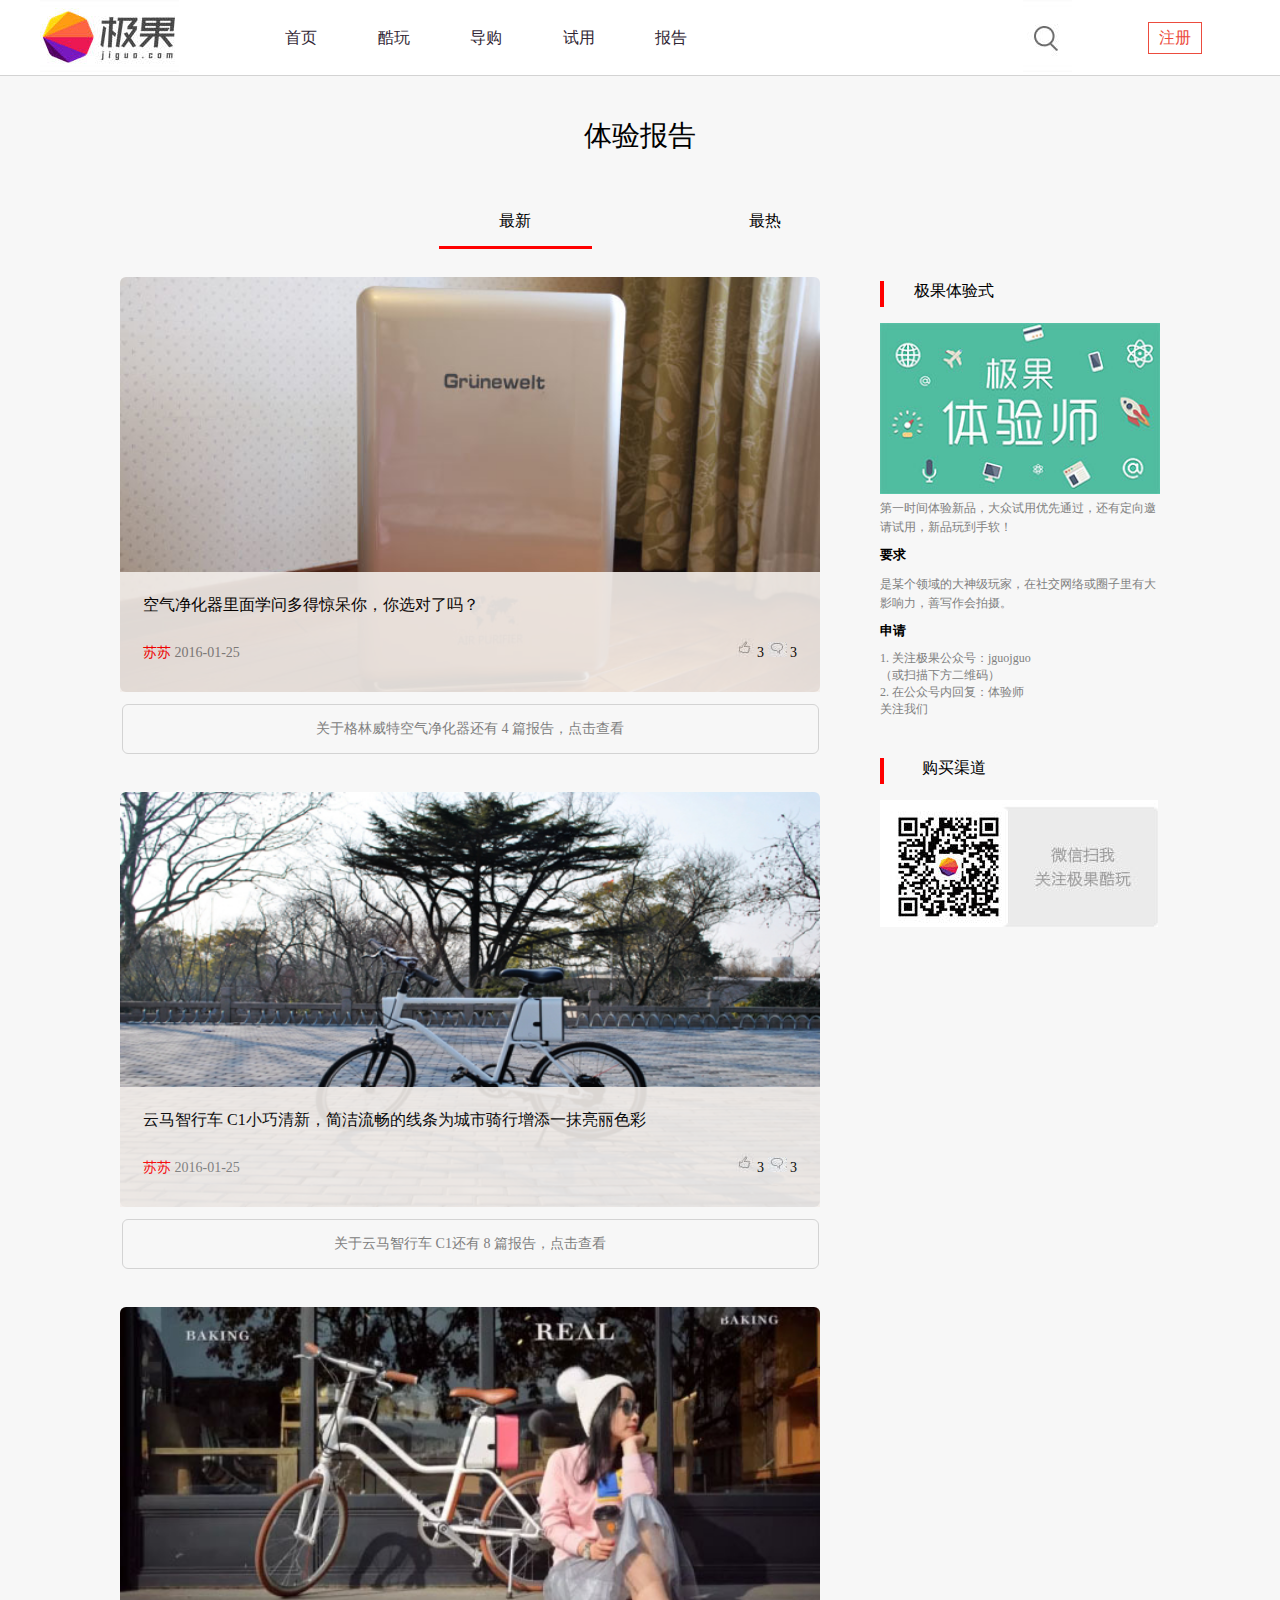
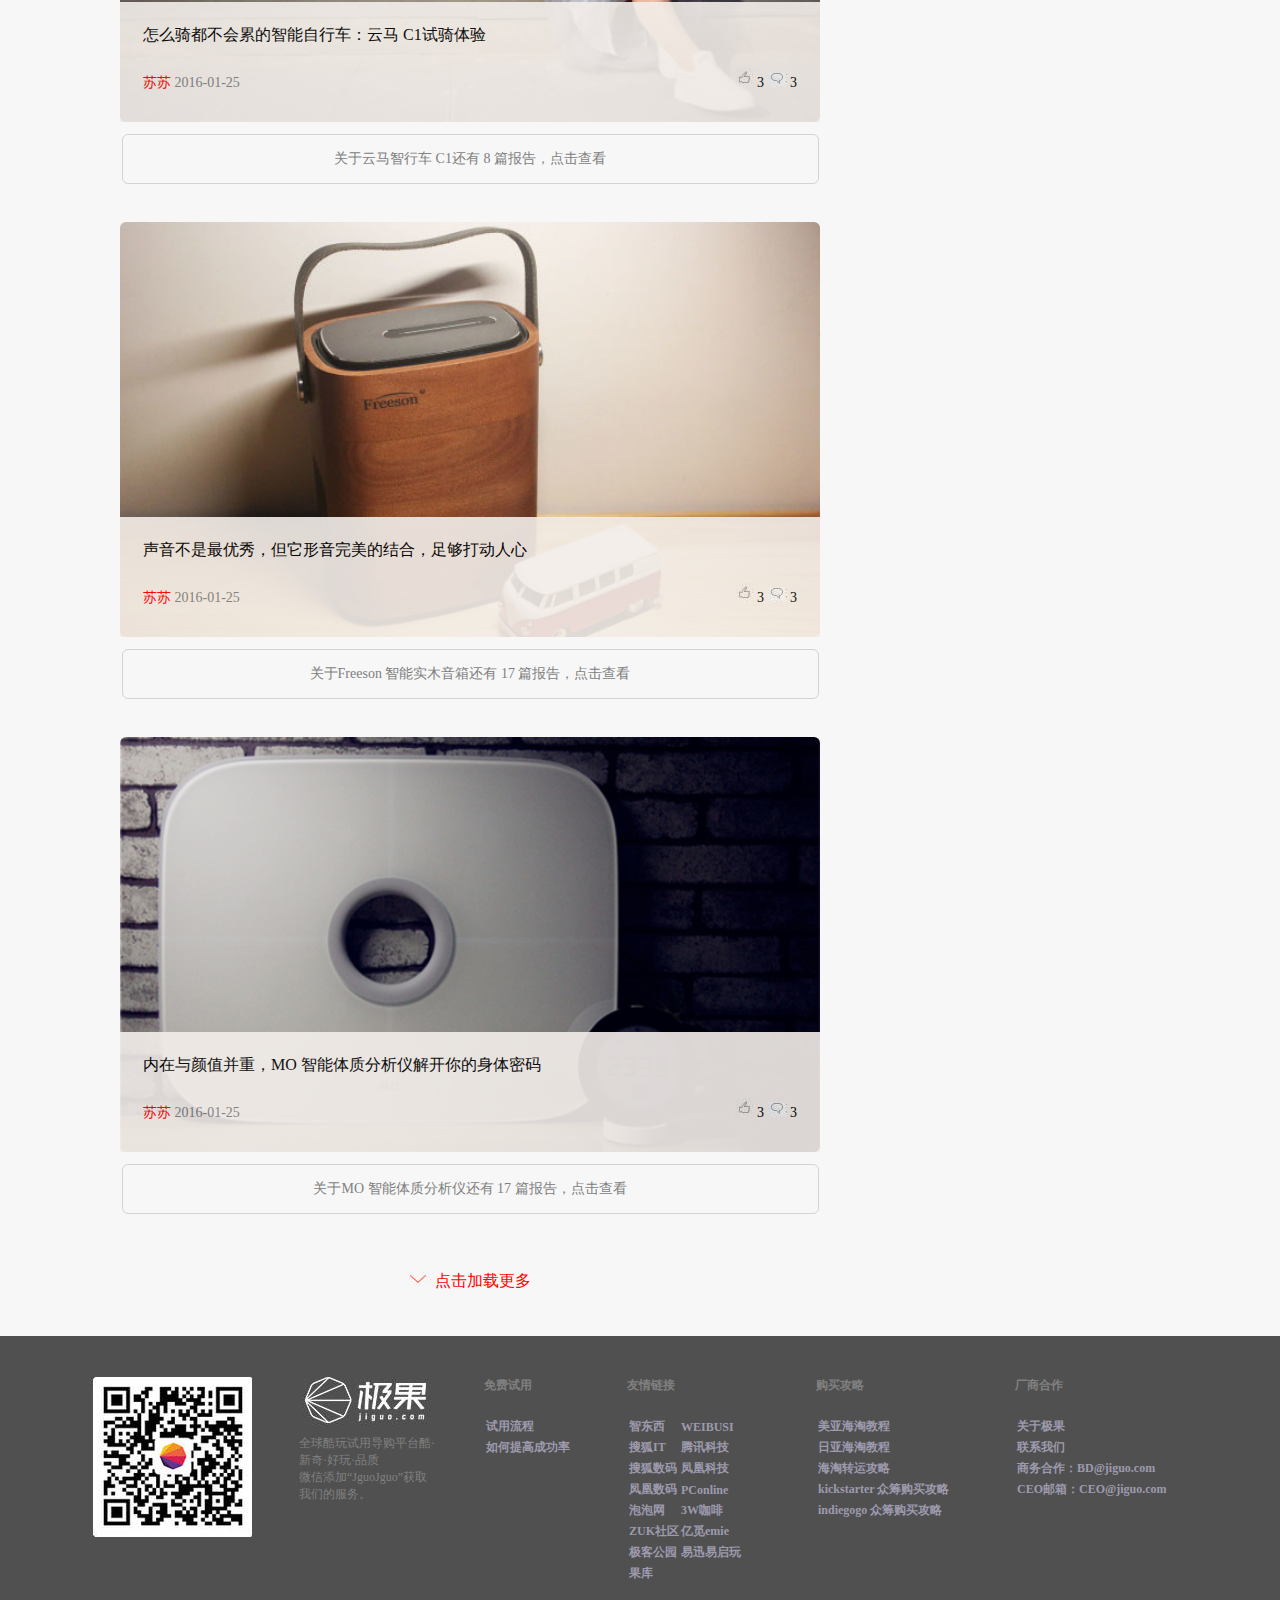
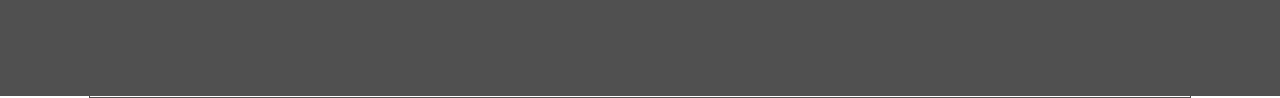
<file: report/report_new.html>
<!DOCTYPE html>
<html>

	<head>
		<meta charset="UTF-8">
		<title></title>
		<link rel="stylesheet" type="text/css" href="css/report_new.css" />
		<link rel="stylesheet" type="text/css" href="../css/headandfoot.css" />
		<link rel="stylesheet" type="text/css" href="../play/css/play_new.css" />
		<link rel="stylesheet" type="text/css" href="../use/css/sy_cp.css" />
		<script type="text/javascript" src="../js/jquery-1.12.4.js" ></script>
		<style>
			.lis_a {
				border-bottom: 3px solid red;
			}
		</style>
	</head>

	<body>

		<header id="head">
			<div id="head_top">
				<div class="head_top_logo">
					<img src="../img/index/index_02.png" />
				</div>
				<div class="head_top_main">
					<ul>
						<li>
							<a href="index.html">首页</a>
						</li>
						<li>
							<a href="play/play_new.html">酷玩</a>
						</li>
						<li>
							<a href="guid/guid.html">导购</a>
						</li>
						<li>
							<a href="use/mianfei_sy.html">试用</a>
						</li>
						<li>
							<a href="report_new.html">报告</a>
						</li>
					</ul>
				</div>
				<div class="head_top_right">
					<ul>
						<li>
							<input type="text" />
						</li>
						<li>
							<img src="../img/index/index_04.png" />
						</li>
						<li>
							<div class="register">
								<a href="register.html">注册</a>
							</div>
						</li>
					</ul>
				</div>
			</div>
		</header>

		<div id="report_main">
			<div class="rep_mai">
				<div class="new_top">
					<div class="new_topt">
						<div class="topt_a">
							<div class="con_top">
								<span>体验报告</span>
							</div>
							<div class="con_main">
								<ul>
									<li class="lis_a">
										<a href="#" id="nw">最新</a>
									</li>
									<li>
										<a href="#" id="haad">最热</a>
									</li>
								</ul>
							</div>
						</div>
					</div>
				</div>
				<div class="main_no">
					<ul>
						<li>
							<div class="rep_left">
								<div class="rep_le_fir">
									<div style="height: 26px;"></div>
									<div class="fir_img">
										<div style="height: 295px;"></div>
										<div class="fir_wor">
											<div class="firwor_top">
												<span>空气净化器里面学问多得惊呆你，你选对了吗？</span>
											</div>
											<div class="secwor_bot">
												<ul>
													<li>
														<span style="color: red;">苏苏</span>
														<span style="color: gray;">2016-01-25</span>
													</li>
													<li>
														<img src="img/sassaa_03.png" />
														<span>3</span>
														<img src="img/sassaa_07.png" />
														<span>3</span>
													</li>
												</ul>
											</div>
										</div>
										<div style="height: 12px;"></div>
										<div class="fir_bott">
											<span>关于格林威特空气净化器还有 4 篇报告，点击查看</span>
										</div>
									</div>
								</div>
								
								<div class="rep_le_fir">
									<div style="height: 26px;"></div>
									<div class="fir_imga">
										<div style="height: 295px;"></div>
										<div class="fir_wor">
											<div class="firwor_top">
												<span>云马智行车 C1小巧清新，简洁流畅的线条为城市骑行增添一抹亮丽色彩</span>
											</div>
											<div class="secwor_bot">
												<ul>
													<li>
														<span style="color: red;">苏苏</span>
														<span style="color: gray;">2016-01-25</span>
													</li>
													<li>
														<img src="img/sassaa_03.png" />
														<span>3</span>
														<img src="img/sassaa_07.png" />
														<span>3</span>
													</li>
												</ul>
											</div>
										</div>
										<div style="height: 12px;"></div>
										<div class="fir_bott">
											<span>关于云马智行车 C1还有 8 篇报告，点击查看</span>
										</div>
									</div>
								</div>
								
								<div class="rep_le_fir">
									<div style="height: 26px;"></div>
									<div class="fir_imgb">
										<div style="height: 295px;"></div>
										<div class="fir_wor">
											<div class="firwor_top">
												<span>怎么骑都不会累的智能自行车：云马 C1试骑体验</span>
											</div>
											<div class="secwor_bot">
												<ul>
													<li>
														<span style="color: red;">苏苏</span>
														<span style="color: gray;">2016-01-25</span>
													</li>
													<li>
														<img src="img/sassaa_03.png" />
														<span>3</span>
														<img src="img/sassaa_07.png" />
														<span>3</span>
													</li>
												</ul>
											</div>
										</div>
										<div style="height: 12px;"></div>
										<div class="fir_bott">
											<span>关于云马智行车 C1还有 8 篇报告，点击查看</span>
										</div>
									</div>
								</div>
								
								<div class="rep_le_fir">
									<div style="height: 26px;"></div>
									<div class="fir_imgc">
										<div style="height: 295px;"></div>
										<div class="fir_wor">
											<div class="firwor_top">
												<span>声音不是最优秀，但它形音完美的结合，足够打动人心</span>
											</div>
											<div class="secwor_bot">
												<ul>
													<li>
														<span style="color: red;">苏苏</span>
														<span style="color: gray;">2016-01-25</span>
													</li>
													<li>
														<img src="img/sassaa_03.png" />
														<span>3</span>
														<img src="img/sassaa_07.png" />
														<span>3</span>
													</li>
												</ul>
											</div>
										</div>
										<div style="height: 12px;"></div>
										<div class="fir_bott">
											<span>关于Freeson 智能实木音箱还有 17 篇报告，点击查看</span>
										</div>
									</div>
								</div>
								
								<div class="rep_le_fir">
									<div style="height: 26px;"></div>
									<div class="fir_imgd">
										<div style="height: 295px;"></div>
										<div class="fir_wor">
											<div class="firwor_top">
												<span>内在与颜值并重，MO 智能体质分析仪解开你的身体密码</span>
											</div>
											<div class="secwor_bot">
												<ul>
													<li>
														<span style="color: red;">苏苏</span>
														<span style="color: gray;">2016-01-25</span>
													</li>
													<li>
														<img src="img/sassaa_03.png" />
														<span>3</span>
														<img src="img/sassaa_07.png" />
														<span>3</span>
													</li>
												</ul>
											</div>
										</div>
										<div style="height: 12px;"></div>
										<div class="fir_bott">
											<span>关于MO 智能体质分析仪还有 17 篇报告，点击查看</span>
										</div>
									</div>
								</div>
								
								<div class="bot_twoa">
									<div class="two_bora">
										<img src="../img/index/gen_13.png" id="imf"/>
										<span id="more">点击加载更多</span>
									</div>
								</div>
								
							</div>
							
							<div class="rep_left_a">
								
								<div class="rep_le_fira">
									<div style="height: 26px;"></div>
									<div class="fir_imgq">
										<div style="height: 295px;"></div>
										<div class="fir_wor">
											<div class="firwor_top">
												<span>Liquid Image 338 运动摄像眼镜</span>
											</div>
											<div class="secwor_bot">
												<ul>
													<li>
														<span style="color: red;">苏亚</span>
														<span style="color: gray;">2016-01-25</span>
													</li>
													<li>
														<img src="img/sassaa_03.png" />
														<span>3</span>
														<img src="img/sassaa_07.png" />
														<span>3</span>
													</li>
												</ul>
											</div>
										</div>
									</div>
								</div>
								
								<div class="rep_le_fira">
									<div style="height: 26px;"></div>
									<div class="fir_imgw">
										<div style="height: 295px;"></div>
										<div class="fir_wor">
											<div class="firwor_top">
												<span>云马智行车 C1小巧清新，简洁流畅的线条为城市骑行增添一抹亮丽色彩</span>
											</div>
											<div class="secwor_bot">
												<ul>
													<li>
														<span style="color: red;">苏苏</span>
														<span style="color: gray;">2016-01-25</span>
													</li>
													<li>
														<img src="img/sassaa_03.png" />
														<span>3</span>
														<img src="img/sassaa_07.png" />
														<span>3</span>
													</li>
												</ul>
											</div>
										</div>
									</div>
								</div>
								
								<div class="rep_le_fira">
									<div style="height: 26px;"></div>
									<div class="fir_imge">
										<div style="height: 295px;"></div>
										<div class="fir_wor">
											<div class="firwor_top">
												<span>怎么骑都不会累的智能自行车：云马 C1试骑体验</span>
											</div>
											<div class="secwor_bot">
												<ul>
													<li>
														<span style="color: red;">苏苏</span>
														<span style="color: gray;">2016-01-25</span>
													</li>
													<li>
														<img src="img/sassaa_03.png" />
														<span>3</span>
														<img src="img/sassaa_07.png" />
														<span>3</span>
													</li>
												</ul>
											</div>
										</div>
									</div>
								</div>
								
								<div class="rep_le_fira">
									<div style="height: 26px;"></div>
									<div class="fir_imgc">
										<div style="height: 295px;"></div>
										<div class="fir_wor">
											<div class="firwor_top">
												<span>声音不是最优秀，但它形音完美的结合，足够打动人心</span>
											</div>
											<div class="secwor_bot">
												<ul>
													<li>
														<span style="color: red;">苏苏</span>
														<span style="color: gray;">2016-01-25</span>
													</li>
													<li>
														<img src="img/sassaa_03.png" />
														<span>3</span>
														<img src="img/sassaa_07.png" />
														<span>3</span>
													</li>
												</ul>
											</div>
										</div>
									</div>
								</div>
								
								<div class="rep_le_fira">
									<div style="height: 26px;"></div>
									<div class="fir_imgd">
										<div style="height: 295px;"></div>
										<div class="fir_wor">
											<div class="firwor_top">
												<span>内在与颜值并重，MO 智能体质分析仪解开你的身体密码</span>
											</div>
											<div class="secwor_bot">
												<ul>
													<li>
														<span style="color: red;">苏苏</span>
														<span style="color: gray;">2016-01-25</span>
													</li>
													<li>
														<img src="img/sassaa_03.png" />
														<span>3</span>
														<img src="img/sassaa_07.png" />
														<span>3</span>
													</li>
												</ul>
											</div>
										</div>
									</div>
								</div>
								
								<div class="bot_twoa">
									<div class="two_bora">
										<img src="../img/index/gen_13.png" id="imf"/>
										<span id="more">点击加载更多</span>
									</div>
								</div>
								
								
								
								
								
								
								
								
								
								
								
								
								
								
								
							</div>
						</li>
						<script type="text/javascript">
							$(document).ready(function(){
								$(".con_main li").click(function(){
									var index3 = $(this).index();
									$(this).addClass("lis_a").siblings().removeClass("lis_a");
									if(index3 == 0)
									{
										$(".main_no ul li .rep_left").show();
										$(".main_no ul li .rep_left_a").hide();
									}
									else if(index3 == 1){
										$(".main_no ul li .rep_left").hide();
										$(".main_no ul li .rep_left_a").show();
									}
								});
							});
						</script>
						<li>
							<div class="rep_right">
								<div class="mai_rig">
									<div class="rig_top">
										<div style="height: 30px;"></div>
										<div style="width: 4px;height: 26px;background-color: red; float: left;"></div>
										<div class="top_w">
											<span>极果体验式</span>
										</div>
									</div>
									<img src="../use/img/tiyanImg.jpg" width="280px" />
									<div class="word_rig">
										<span>第一时间体验新品，大众试用优先通过，还有定向邀请试用，新品玩到手软！</span>
										<div style="width: 280px; height: 10px;"></div>
										<h5>要求</h5>
										<div style="width: 280px; height: 10px;"></div>
										<span>是某个领域的大神级玩家，在社交网络或圈子里有大影响力，善写作会拍摄。</span>
										<div style="width: 280px; height: 10px;"></div>
										<h5>申请</h5>
										<div style="width: 280px; height: 10px;"></div>
										<p>1. 关注极果公众号：jguojguo</p>
										<p>（或扫描下方二维码）</p>
										<p>2. 在公众号内回复：体验师</p>
										<p>关注我们</p>
									</div>
									<div class="rig_top">
										<div style="height: 30px;"></div>
										<div style="width: 4px;height: 26px;background-color: red; float: left;"></div>
										<div class="top_w">
											<span>购买渠道</span>
										</div>
									</div>
									<div class="rig_bot">
										<img src="../use/img/sda_03.png" />
									</div>
								</div>
							</div>
						</li>
					</ul>
				</div>
			</div>
		</div>

		<footer id="foot">
			<div class="fot">
				<ul>
					<li>
						<div class="erwe">
							<img src="../img/index/index_66.png" />
						</div>
					</li>
					<li>
						<div class="sec">
							<img src="../img/index/index_68.png" />
							<p>全球酷玩试用导购平台酷·新奇·好玩·品质</p>
							<p>微信添加“JguoJguo”获取我们的服务。</p>
						</div>
					</li>
					<li>
						<div class="thir">
							<p>免费试用</p>
							<table>
								<tr>
									<td>
										<a href="#">试用流程</a>
									</td>
								</tr>
								<tr>
									<td>
										<a href="#">如何提高成功率</a>
									</td>
								</tr>
							</table>
						</div>
					</li>
					<li>
						<div class="for">
							<p>友情链接</p>
							<table>
								<tr>
									<td>
										<a href="#">智东西</a>
									</td>
									<td>
										<a href="#">WEIBUSI</a>
									</td>
								</tr>
								<tr>
									<td>
										<a href="#">搜狐IT</a>
									</td>
									<td>
										<a href="#">腾讯科技</a>
									</td>
								</tr>
								<tr>
									<td>
										<a href="#">搜狐数码</a>
									</td>
									<td>
										<a href="#">凤凰科技</a>
									</td>
								</tr>
								<tr>
									<td>
										<a href="#">凤凰数码</a>
									</td>
									<td>
										<a href="#">PConline</a>
									</td>
								</tr>
								<tr>
									<td>
										<a href="#">泡泡网</a>
									</td>
									<td>
										<a href="#">3W咖啡</a>
									</td>
								</tr>
								<tr>
									<td>
										<a href="#">ZUK社区</a>
									</td>
									<td>
										<a href="#">亿觅emie</a>
									</td>
								</tr>
								<tr>
									<td>
										<a href="#">极客公园</a>
									</td>
									<td>
										<a href="#">易迅易启玩</a>
									</td>
								</tr>
								<tr>
									<td>
										<a href="#">果库</a>
									</td>
								</tr>
							</table>
						</div>
					</li>
					<li>
						<div class="fiv">
							<p>购买攻略</p>
							<table>
								<tr>
									<td>
										<a href="#">美亚海淘教程</a>
									</td>
								</tr>
								<tr>
									<td>
										<a href="#">日亚海淘教程</a>
									</td>
								</tr>
								<tr>
									<td>
										<a href="#">海淘转运攻略</a>
									</td>
								</tr>
								<tr>
									<td>
										<a href="#">kickstarter 众筹购买攻略</a>
									</td>
								</tr>
								<tr>
									<td>
										<a href="#">indiegogo 众筹购买攻略</a>
									</td>
								</tr>
							</table>
						</div>
					</li>
					<li>
						<div class="six">
							<p>厂商合作</p>
							<table>
								<tr>
									<td>
										<a href="#">关于极果</a>
									</td>
								</tr>
								<tr>
									<td>
										<a href="#">联系我们</a>
									</td>
								</tr>
								<tr>
									<td>
										<a href="#">商务合作：BD@jiguo.com</a>
									</td>
								</tr>
								<tr>
									<td>
										<a href="#">CEO邮箱：CEO@jiguo.com</a>
									</td>
								</tr>
							</table>
						</div>
					</li>
				</ul>
			</div>
		</footer>
	</body>

</html>
</file>
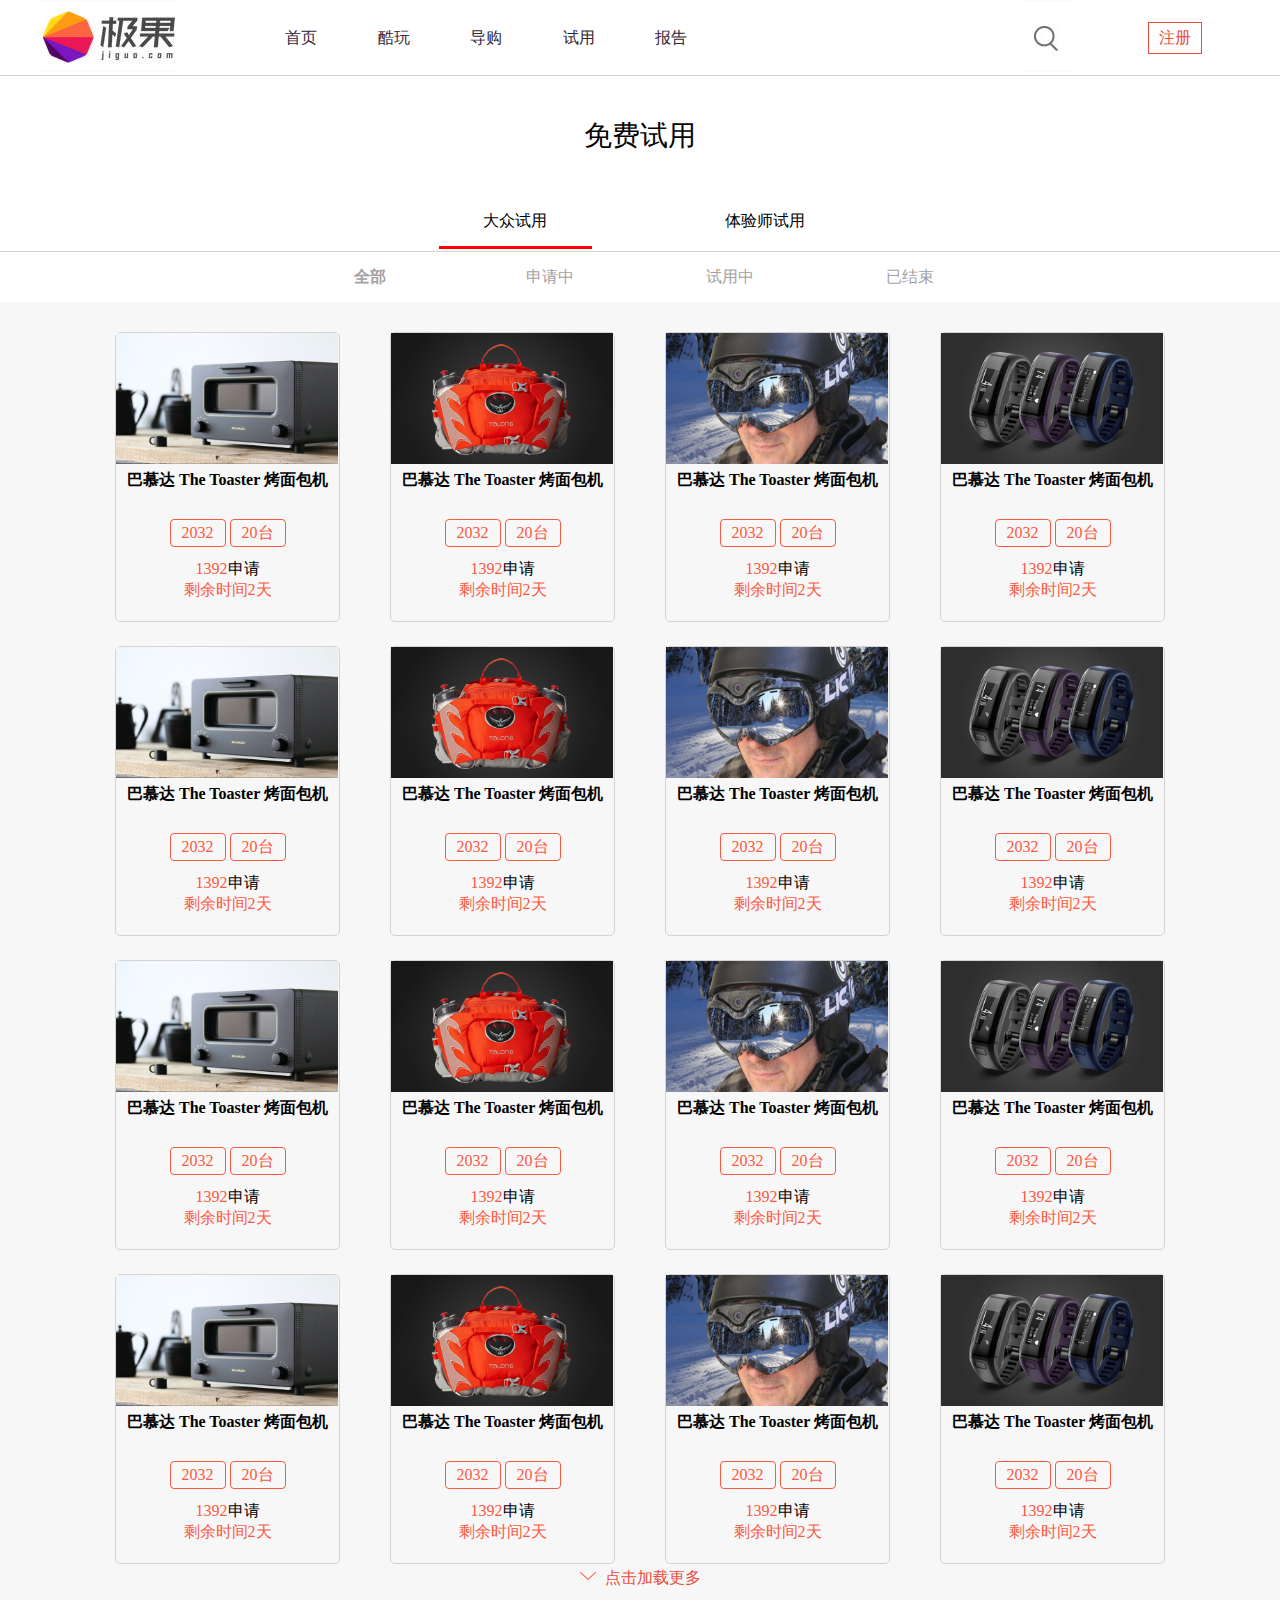
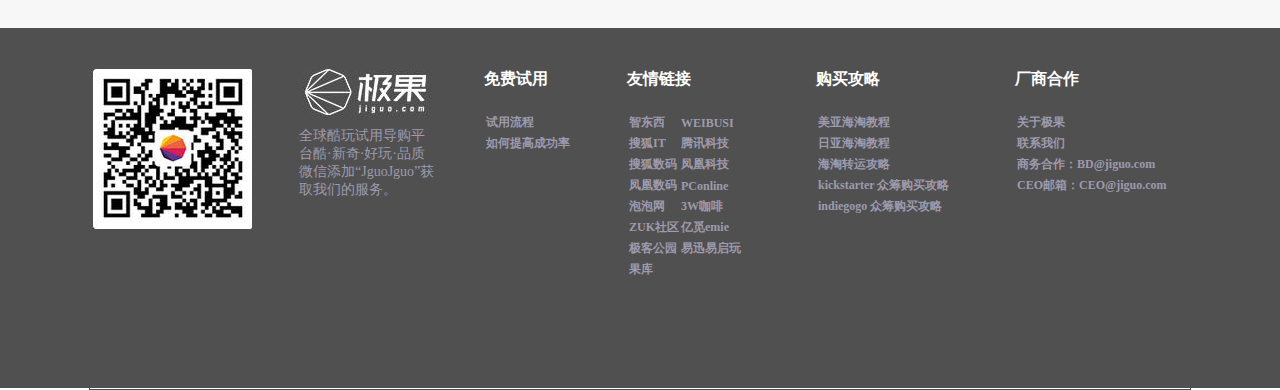
<file: use/mianfei_sy.html>
<!DOCTYPE html>
<html>

	<head>
		<meta charset="UTF-8">
		<title></title>
		<link rel="stylesheet" type="text/css" href="../css/headandfoot.css" />
		<link rel="stylesheet" type="text/css" href="css/mianfei_sy.css" />
		<link rel="stylesheet" type="text/css" href="../guid/css/guidd.css" />
		<link rel="stylesheet" type="text/css" href="../css/index.css" />
		<link rel="stylesheet" type="text/css" href="../play/css/play_new.css" />
		<script type="text/javascript" src="../js/jquery-1.12.4.js"></script>
		<script type="text/javascript" src="../js/jquery.min.js"></script>
		<style type="text/css">
			.lis_a {
				border-bottom: 3px solid red;
				color: red;
			}
			.lis_a_a{
				color: black;
				font-weight: bold;
			}
		</style>
	</head>

	<body>
		<div id="mianfei_sy">

			<header id="head">
				<div id="head_top">
					<div class="head_top_logo">
						<img src="../img/index/index_02.png" />
					</div>
					<div class="head_top_main">
						<ul>
							<li>
								<a href="../index.html">首页</a>
							</li>
							<li>
								<a href="../play/play_new.html">酷玩</a>
							</li>
							<li>
								<a href="../guid/guid.html">导购</a>
							</li>
							<li>
								<a href="../use/mianfei_sy.html">试用</a>
							</li>
							<li>
								<a href="../report/report_new.html">报告</a>
							</li>
						</ul>
					</div>
					<div class="head_top_right">
						<ul>
							<li>
								<input type="text" />
							</li>
							<li>
								<img src="../img/index/index_04.png" />
							</li>
							<li>
								<div class="register">
									<a href="register.html">注册</a>
								</div>
							</li>
						</ul>
					</div>
				</div>
			</header>

			<div id="mianfei_sy_main">

				<div class="new_main">
					<div class="new_top" style="border-bottom: 1px solid lightgray;">
						<div class="new_topt">
							<div class="topt_a">
								<div class="con_top">
									<span>免费试用</span>
								</div>
								<div class="con_main">
									<ul>
										<li class="lis_a">
											<a href="#" id="nw">大众试用</a>
										</li>
										<li>
											<a href="#" id="haad">体验师试用</a>
										</li>
									</ul>
								</div>
							</div>
						</div>
					</div>
					<div class="shi_ul">
						<ul>
							<li class="lis_a_a">
								<a href="#">全部</a>
							</li>
							<li>
								<a href="#">申请中</a>
							</li>
							<li>
								<a href="#">试用中</a>
							</li>
							<li>
								<a href="#">已结束</a>
							</li>
						</ul>
					</div>
					<ul id="thre_li">
						<li>
							<div class="new_mainb" style="height: 100%;">
								<div class="discover_bot">
									<div style="height: 30px;"></div>

									<div class="bot_one">
										<ul>
											<li>
												<div class="main_shi_botton_box">
													<div class="botton_img">
														<img src="img/hot1.jpg" width="222px" />
													</div>
													<div class="botton_img_b">
														<div class="b_top">
															<span>巴慕达 The Toaster 烤面包机</span>
														</div>
														<div class="b_main">
															<ul>
																<li>
																	<div class="b_main_a">
																		<span>2032</span>
																	</div>
																</li>
																<li>
																	<div class="b_main_a">
																		<span>20台</span>
																	</div>
																</li>
															</ul>
														</div>
														<div class="b_botton">
															<p>1392<span>申请</span></p>
															<p>剩余时间2天</p>
														</div>
													</div>
												</div>
											</li>
											<li>
												<div class="main_shi_botton_box">
													<div class="botton_img">
														<img src="img/hot2.jpg" width="222px" />
													</div>
													<div class="botton_img_b">
														<div class="b_top">
															<span>巴慕达 The Toaster 烤面包机</span>
														</div>
														<div class="b_main">
															<ul>
																<li>
																	<div class="b_main_a">
																		<span>2032</span>
																	</div>
																</li>
																<li>
																	<div class="b_main_a">
																		<span>20台</span>
																	</div>
																</li>
															</ul>
														</div>
														<div class="b_botton">
															<p>1392<span>申请</span></p>
															<p>剩余时间2天</p>
														</div>
													</div>
												</div>
											</li>
											<li>
												<div class="main_shi_botton_box">
													<div class="botton_img">
														<img src="img/hot3.jpg" width="222px" />
													</div>
													<div class="botton_img_b">
														<div class="b_top">
															<span>巴慕达 The Toaster 烤面包机</span>
														</div>
														<div class="b_main">
															<ul>
																<li>
																	<div class="b_main_a">
																		<span>2032</span>
																	</div>
																</li>
																<li>
																	<div class="b_main_a">
																		<span>20台</span>
																	</div>
																</li>
															</ul>
														</div>
														<div class="b_botton">
															<p>1392<span>申请</span></p>
															<p>剩余时间2天</p>
														</div>
													</div>
												</div>
											</li>
											<li>
												<div class="main_shi_botton_box">
													<div class="botton_img">
														<img src="img/hot4.jpg" width="222px" />
													</div>
													<div class="botton_img_b">
														<div class="b_top">
															<span>巴慕达 The Toaster 烤面包机</span>
														</div>
														<div class="b_main">
															<ul>
																<li>
																	<div class="b_main_a">
																		<span>2032</span>
																	</div>
																</li>
																<li>
																	<div class="b_main_a">
																		<span>20台</span>
																	</div>
																</li>
															</ul>
														</div>
														<div class="b_botton">
															<p>1392<span>申请</span></p>
															<p>剩余时间2天</p>
														</div>
													</div>
												</div>
											</li>
										</ul>
									</div>

									<div style="height: 60px;"></div>

									<div class="bot_one">
										<ul>
											<li>
												<div class="main_shi_botton_box">
													<div class="botton_img">
														<img src="img/hot1.jpg" width="222px" />
													</div>
													<div class="botton_img_b">
														<div class="b_top">
															<span>巴慕达 The Toaster 烤面包机</span>
														</div>
														<div class="b_main">
															<ul>
																<li>
																	<div class="b_main_a">
																		<span>2032</span>
																	</div>
																</li>
																<li>
																	<div class="b_main_a">
																		<span>20台</span>
																	</div>
																</li>
															</ul>
														</div>
														<div class="b_botton">
															<p>1392<span>申请</span></p>
															<p>剩余时间2天</p>
														</div>
													</div>
												</div>
											</li>
											<li>
												<div class="main_shi_botton_box">
													<div class="botton_img">
														<img src="img/hot2.jpg" width="222px" />
													</div>
													<div class="botton_img_b">
														<div class="b_top">
															<span>巴慕达 The Toaster 烤面包机</span>
														</div>
														<div class="b_main">
															<ul>
																<li>
																	<div class="b_main_a">
																		<span>2032</span>
																	</div>
																</li>
																<li>
																	<div class="b_main_a">
																		<span>20台</span>
																	</div>
																</li>
															</ul>
														</div>
														<div class="b_botton">
															<p>1392<span>申请</span></p>
															<p>剩余时间2天</p>
														</div>
													</div>
												</div>
											</li>
											<li>
												<div class="main_shi_botton_box">
													<div class="botton_img">
														<img src="img/hot3.jpg" width="222px" />
													</div>
													<div class="botton_img_b">
														<div class="b_top">
															<span>巴慕达 The Toaster 烤面包机</span>
														</div>
														<div class="b_main">
															<ul>
																<li>
																	<div class="b_main_a">
																		<span>2032</span>
																	</div>
																</li>
																<li>
																	<div class="b_main_a">
																		<span>20台</span>
																	</div>
																</li>
															</ul>
														</div>
														<div class="b_botton">
															<p>1392<span>申请</span></p>
															<p>剩余时间2天</p>
														</div>
													</div>
												</div>
											</li>
											<li>
												<div class="main_shi_botton_box">
													<div class="botton_img">
														<img src="img/hot4.jpg" width="222px" />
													</div>
													<div class="botton_img_b">
														<div class="b_top">
															<span>巴慕达 The Toaster 烤面包机</span>
														</div>
														<div class="b_main">
															<ul>
																<li>
																	<div class="b_main_a">
																		<span>2032</span>
																	</div>
																</li>
																<li>
																	<div class="b_main_a">
																		<span>20台</span>
																	</div>
																</li>
															</ul>
														</div>
														<div class="b_botton">
															<p>1392<span>申请</span></p>
															<p>剩余时间2天</p>
														</div>
													</div>
												</div>
											</li>
										</ul>
									</div>

									<div style="height: 60px;"></div>

									<div class="bot_one">
										<ul>
											<li>
												<div class="main_shi_botton_box">
													<div class="botton_img">
														<img src="img/hot1.jpg" width="222px" />
													</div>
													<div class="botton_img_b">
														<div class="b_top">
															<span>巴慕达 The Toaster 烤面包机</span>
														</div>
														<div class="b_main">
															<ul>
																<li>
																	<div class="b_main_a">
																		<span>2032</span>
																	</div>
																</li>
																<li>
																	<div class="b_main_a">
																		<span>20台</span>
																	</div>
																</li>
															</ul>
														</div>
														<div class="b_botton">
															<p>1392<span>申请</span></p>
															<p>剩余时间2天</p>
														</div>
													</div>
												</div>
											</li>
											<li>
												<div class="main_shi_botton_box">
													<div class="botton_img">
														<img src="img/hot2.jpg" width="222px" />
													</div>
													<div class="botton_img_b">
														<div class="b_top">
															<span>巴慕达 The Toaster 烤面包机</span>
														</div>
														<div class="b_main">
															<ul>
																<li>
																	<div class="b_main_a">
																		<span>2032</span>
																	</div>
																</li>
																<li>
																	<div class="b_main_a">
																		<span>20台</span>
																	</div>
																</li>
															</ul>
														</div>
														<div class="b_botton">
															<p>1392<span>申请</span></p>
															<p>剩余时间2天</p>
														</div>
													</div>
												</div>
											</li>
											<li>
												<div class="main_shi_botton_box">
													<div class="botton_img">
														<img src="img/hot3.jpg" width="222px" />
													</div>
													<div class="botton_img_b">
														<div class="b_top">
															<span>巴慕达 The Toaster 烤面包机</span>
														</div>
														<div class="b_main">
															<ul>
																<li>
																	<div class="b_main_a">
																		<span>2032</span>
																	</div>
																</li>
																<li>
																	<div class="b_main_a">
																		<span>20台</span>
																	</div>
																</li>
															</ul>
														</div>
														<div class="b_botton">
															<p>1392<span>申请</span></p>
															<p>剩余时间2天</p>
														</div>
													</div>
												</div>
											</li>
											<li>
												<div class="main_shi_botton_box">
													<div class="botton_img">
														<img src="img/hot4.jpg" width="222px" />
													</div>
													<div class="botton_img_b">
														<div class="b_top">
															<span>巴慕达 The Toaster 烤面包机</span>
														</div>
														<div class="b_main">
															<ul>
																<li>
																	<div class="b_main_a">
																		<span>2032</span>
																	</div>
																</li>
																<li>
																	<div class="b_main_a">
																		<span>20台</span>
																	</div>
																</li>
															</ul>
														</div>
														<div class="b_botton">
															<p>1392<span>申请</span></p>
															<p>剩余时间2天</p>
														</div>
													</div>
												</div>
											</li>
										</ul>
									</div>

									<div style="height: 60px;"></div>

									<div class="bot_one">
										<ul>
											<li>
												<div class="main_shi_botton_box">
													<div class="botton_img">
														<img src="img/hot1.jpg" width="222px" />
													</div>
													<div class="botton_img_b">
														<div class="b_top">
															<span>巴慕达 The Toaster 烤面包机</span>
														</div>
														<div class="b_main">
															<ul>
																<li>
																	<div class="b_main_a">
																		<span>2032</span>
																	</div>
																</li>
																<li>
																	<div class="b_main_a">
																		<span>20台</span>
																	</div>
																</li>
															</ul>
														</div>
														<div class="b_botton">
															<p>1392<span>申请</span></p>
															<p>剩余时间2天</p>
														</div>
													</div>
												</div>
											</li>
											<li>
												<div class="main_shi_botton_box">
													<div class="botton_img">
														<img src="img/hot2.jpg" width="222px" />
													</div>
													<div class="botton_img_b">
														<div class="b_top">
															<span>巴慕达 The Toaster 烤面包机</span>
														</div>
														<div class="b_main">
															<ul>
																<li>
																	<div class="b_main_a">
																		<span>2032</span>
																	</div>
																</li>
																<li>
																	<div class="b_main_a">
																		<span>20台</span>
																	</div>
																</li>
															</ul>
														</div>
														<div class="b_botton">
															<p>1392<span>申请</span></p>
															<p>剩余时间2天</p>
														</div>
													</div>
												</div>
											</li>
											<li>
												<div class="main_shi_botton_box">
													<div class="botton_img">
														<img src="img/hot3.jpg" width="222px" />
													</div>
													<div class="botton_img_b">
														<div class="b_top">
															<span>巴慕达 The Toaster 烤面包机</span>
														</div>
														<div class="b_main">
															<ul>
																<li>
																	<div class="b_main_a">
																		<span>2032</span>
																	</div>
																</li>
																<li>
																	<div class="b_main_a">
																		<span>20台</span>
																	</div>
																</li>
															</ul>
														</div>
														<div class="b_botton">
															<p>1392<span>申请</span></p>
															<p>剩余时间2天</p>
														</div>
													</div>
												</div>
											</li>
											<li>
												<div class="main_shi_botton_box">
													<div class="botton_img">
														<img src="img/hot4.jpg" width="222px" />
													</div>
													<div class="botton_img_b">
														<div class="b_top">
															<span>巴慕达 The Toaster 烤面包机</span>
														</div>
														<div class="b_main">
															<ul>
																<li>
																	<div class="b_main_a">
																		<span>2032</span>
																	</div>
																</li>
																<li>
																	<div class="b_main_a">
																		<span>20台</span>
																	</div>
																</li>
															</ul>
														</div>
														<div class="b_botton">
															<p>1392<span>申请</span></p>
															<p>剩余时间2天</p>
														</div>
													</div>
												</div>
											</li>
										</ul>
									</div>

									<div class="bot_two">
										<div class="two_bor">
											<img src="../img/index/gen_13.png" id="imf" />
											<span id="more">点击加载更多</span>
										</div>
									</div>

								</div>
							</div>
						</li>
						<li>
							<div class="new_maina" style="display: none;height: 100%">
								<div class="discover_bot">
									<div style="height: 30px;"></div>

									<div class="bot_one">
										<ul>
											<li>
												<div class="main_shi_botton_box">
													<div class="botton_img">
														<img src="img/hot10.jpg" width="222px" />
													</div>
													<div class="botton_img_b">
														<div class="b_top">
															<span>巴慕达 The Toaster 烤面包机</span>
														</div>
														<div class="b_main">
															<ul>
																<li>
																	<div class="b_main_a">
																		<span>2032</span>
																	</div>
																</li>
																<li>
																	<div class="b_main_a">
																		<span>20台</span>
																	</div>
																</li>
															</ul>
														</div>
														<div class="b_botton">
															<p>1392<span>申请</span></p>
															<p>剩余时间2天</p>
														</div>
													</div>
												</div>
											</li>
											<li>
												<div class="main_shi_botton_box">
													<div class="botton_img">
														<img src="img/hot8.jpg" width="222px" />
													</div>
													<div class="botton_img_b">
														<div class="b_top">
															<span>巴慕达 The Toaster 烤面包机</span>
														</div>
														<div class="b_main">
															<ul>
																<li>
																	<div class="b_main_a">
																		<span>2032</span>
																	</div>
																</li>
																<li>
																	<div class="b_main_a">
																		<span>20台</span>
																	</div>
																</li>
															</ul>
														</div>
														<div class="b_botton">
															<p>1392<span>申请</span></p>
															<p>剩余时间2天</p>
														</div>
													</div>
												</div>
											</li>
											<li>
												<div class="main_shi_botton_box">
													<div class="botton_img">
														<img src="img/hot6.jpg" width="222px" />
													</div>
													<div class="botton_img_b">
														<div class="b_top">
															<span>巴慕达 The Toaster 烤面包机</span>
														</div>
														<div class="b_main">
															<ul>
																<li>
																	<div class="b_main_a">
																		<span>2032</span>
																	</div>
																</li>
																<li>
																	<div class="b_main_a">
																		<span>20台</span>
																	</div>
																</li>
															</ul>
														</div>
														<div class="b_botton">
															<p>1392<span>申请</span></p>
															<p>剩余时间2天</p>
														</div>
													</div>
												</div>
											</li>
											<li>
												<div class="main_shi_botton_box">
													<div class="botton_img">
														<img src="img/hot4.jpg" width="222px" />
													</div>
													<div class="botton_img_b">
														<div class="b_top">
															<span>巴慕达 The Toaster 烤面包机</span>
														</div>
														<div class="b_main">
															<ul>
																<li>
																	<div class="b_main_a">
																		<span>2032</span>
																	</div>
																</li>
																<li>
																	<div class="b_main_a">
																		<span>20台</span>
																	</div>
																</li>
															</ul>
														</div>
														<div class="b_botton">
															<p>1392<span>申请</span></p>
															<p>剩余时间2天</p>
														</div>
													</div>
												</div>
											</li>
										</ul>
									</div>

									<div style="height: 60px;"></div>

									<div class="bot_one">
										<ul>
											<li>
												<div class="main_shi_botton_box">
													<div class="botton_img">
														<img src="img/hot2.jpg" width="222px" />
													</div>
													<div class="botton_img_b">
														<div class="b_top">
															<span>巴慕达 The Toaster 烤面包机</span>
														</div>
														<div class="b_main">
															<ul>
																<li>
																	<div class="b_main_a">
																		<span>2032</span>
																	</div>
																</li>
																<li>
																	<div class="b_main_a">
																		<span>20台</span>
																	</div>
																</li>
															</ul>
														</div>
														<div class="b_botton">
															<p>1392<span>申请</span></p>
															<p>剩余时间2天</p>
														</div>
													</div>
												</div>
											</li>
											<li>
												<div class="main_shi_botton_box">
													<div class="botton_img">
														<img src="img/hot1.jpg" width="222px" />
													</div>
													<div class="botton_img_b">
														<div class="b_top">
															<span>巴慕达 The Toaster 烤面包机</span>
														</div>
														<div class="b_main">
															<ul>
																<li>
																	<div class="b_main_a">
																		<span>2032</span>
																	</div>
																</li>
																<li>
																	<div class="b_main_a">
																		<span>20台</span>
																	</div>
																</li>
															</ul>
														</div>
														<div class="b_botton">
															<p>1392<span>申请</span></p>
															<p>剩余时间2天</p>
														</div>
													</div>
												</div>
											</li>
											<li>
												<div class="main_shi_botton_box">
													<div class="botton_img">
														<img src="img/hot7.jpg" width="222px" />
													</div>
													<div class="botton_img_b">
														<div class="b_top">
															<span>巴慕达 The Toaster 烤面包机</span>
														</div>
														<div class="b_main">
															<ul>
																<li>
																	<div class="b_main_a">
																		<span>2032</span>
																	</div>
																</li>
																<li>
																	<div class="b_main_a">
																		<span>20台</span>
																	</div>
																</li>
															</ul>
														</div>
														<div class="b_botton">
															<p>1392<span>申请</span></p>
															<p>剩余时间2天</p>
														</div>
													</div>
												</div>
											</li>
											<li>
												<div class="main_shi_botton_box">
													<div class="botton_img">
														<img src="img/hot8.jpg" width="222px" />
													</div>
													<div class="botton_img_b">
														<div class="b_top">
															<span>巴慕达 The Toaster 烤面包机</span>
														</div>
														<div class="b_main">
															<ul>
																<li>
																	<div class="b_main_a">
																		<span>2032</span>
																	</div>
																</li>
																<li>
																	<div class="b_main_a">
																		<span>20台</span>
																	</div>
																</li>
															</ul>
														</div>
														<div class="b_botton">
															<p>1392<span>申请</span></p>
															<p>剩余时间2天</p>
														</div>
													</div>
												</div>
											</li>
										</ul>
									</div>

									<div style="height: 60px;"></div>

									<div class="bot_one">
										<ul>
											<li>
												<div class="main_shi_botton_box">
													<div class="botton_img">
														<img src="img/hot9.jpg" width="222px" />
													</div>
													<div class="botton_img_b">
														<div class="b_top">
															<span>巴慕达 The Toaster 烤面包机</span>
														</div>
														<div class="b_main">
															<ul>
																<li>
																	<div class="b_main_a">
																		<span>2032</span>
																	</div>
																</li>
																<li>
																	<div class="b_main_a">
																		<span>20台</span>
																	</div>
																</li>
															</ul>
														</div>
														<div class="b_botton">
															<p>1392<span>申请</span></p>
															<p>剩余时间2天</p>
														</div>
													</div>
												</div>
											</li>
											<li>
												<div class="main_shi_botton_box">
													<div class="botton_img">
														<img src="img/hot2.jpg" width="222px" />
													</div>
													<div class="botton_img_b">
														<div class="b_top">
															<span>巴慕达 The Toaster 烤面包机</span>
														</div>
														<div class="b_main">
															<ul>
																<li>
																	<div class="b_main_a">
																		<span>2032</span>
																	</div>
																</li>
																<li>
																	<div class="b_main_a">
																		<span>20台</span>
																	</div>
																</li>
															</ul>
														</div>
														<div class="b_botton">
															<p>1392<span>申请</span></p>
															<p>剩余时间2天</p>
														</div>
													</div>
												</div>
											</li>
											<li>
												<div class="main_shi_botton_box">
													<div class="botton_img">
														<img src="img/hot3.jpg" width="222px" />
													</div>
													<div class="botton_img_b">
														<div class="b_top">
															<span>巴慕达 The Toaster 烤面包机</span>
														</div>
														<div class="b_main">
															<ul>
																<li>
																	<div class="b_main_a">
																		<span>2032</span>
																	</div>
																</li>
																<li>
																	<div class="b_main_a">
																		<span>20台</span>
																	</div>
																</li>
															</ul>
														</div>
														<div class="b_botton">
															<p>1392<span>申请</span></p>
															<p>剩余时间2天</p>
														</div>
													</div>
												</div>
											</li>
											<li>
												<div class="main_shi_botton_box">
													<div class="botton_img">
														<img src="img/hot4.jpg" width="222px" />
													</div>
													<div class="botton_img_b">
														<div class="b_top">
															<span>巴慕达 The Toaster 烤面包机</span>
														</div>
														<div class="b_main">
															<ul>
																<li>
																	<div class="b_main_a">
																		<span>2032</span>
																	</div>
																</li>
																<li>
																	<div class="b_main_a">
																		<span>20台</span>
																	</div>
																</li>
															</ul>
														</div>
														<div class="b_botton">
															<p>1392<span>申请</span></p>
															<p>剩余时间2天</p>
														</div>
													</div>
												</div>
											</li>
										</ul>
									</div>

									<div style="height: 60px;"></div>

									<div class="bot_one">
										<ul>
											<li>
												<div class="main_shi_botton_box">
													<div class="botton_img">
														<img src="img/hot1.jpg" width="222px" />
													</div>
													<div class="botton_img_b">
														<div class="b_top">
															<span>巴慕达 The Toaster 烤面包机</span>
														</div>
														<div class="b_main">
															<ul>
																<li>
																	<div class="b_main_a">
																		<span>2032</span>
																	</div>
																</li>
																<li>
																	<div class="b_main_a">
																		<span>20台</span>
																	</div>
																</li>
															</ul>
														</div>
														<div class="b_botton">
															<p>1392<span>申请</span></p>
															<p>剩余时间2天</p>
														</div>
													</div>
												</div>
											</li>
											<li>
												<div class="main_shi_botton_box">
													<div class="botton_img">
														<img src="img/hot2.jpg" width="222px" />
													</div>
													<div class="botton_img_b">
														<div class="b_top">
															<span>巴慕达 The Toaster 烤面包机</span>
														</div>
														<div class="b_main">
															<ul>
																<li>
																	<div class="b_main_a">
																		<span>2032</span>
																	</div>
																</li>
																<li>
																	<div class="b_main_a">
																		<span>20台</span>
																	</div>
																</li>
															</ul>
														</div>
														<div class="b_botton">
															<p>1392<span>申请</span></p>
															<p>剩余时间2天</p>
														</div>
													</div>
												</div>
											</li>
											<li>
												<div class="main_shi_botton_box">
													<div class="botton_img">
														<img src="img/hot3.jpg" width="222px" />
													</div>
													<div class="botton_img_b">
														<div class="b_top">
															<span>巴慕达 The Toaster 烤面包机</span>
														</div>
														<div class="b_main">
															<ul>
																<li>
																	<div class="b_main_a">
																		<span>2032</span>
																	</div>
																</li>
																<li>
																	<div class="b_main_a">
																		<span>20台</span>
																	</div>
																</li>
															</ul>
														</div>
														<div class="b_botton">
															<p>1392<span>申请</span></p>
															<p>剩余时间2天</p>
														</div>
													</div>
												</div>
											</li>
											<li>
												<div class="main_shi_botton_box">
													<div class="botton_img">
														<img src="img/hot4.jpg" width="222px" />
													</div>
													<div class="botton_img_b">
														<div class="b_top">
															<span>巴慕达 The Toaster 烤面包机</span>
														</div>
														<div class="b_main">
															<ul>
																<li>
																	<div class="b_main_a">
																		<span>2032</span>
																	</div>
																</li>
																<li>
																	<div class="b_main_a">
																		<span>20台</span>
																	</div>
																</li>
															</ul>
														</div>
														<div class="b_botton">
															<p>1392<span>申请</span></p>
															<p>剩余时间2天</p>
														</div>
													</div>
												</div>
											</li>
										</ul>
									</div>

									<div class="bot_two">
										<div class="two_bor">
											<img src="../img/index/gen_13.png" id="imf" />
											<span id="more">点击加载更多</span>
										</div>
									</div>

								</div>

							</div>
						</li>
					</ul>
					<ul id="thre_li_one">
						<li>
							<div class="new_mainb" style="height: 100%;display: none;">
								<div class="discover_bot">
									<div style="height: 30px;"></div>

									<div class="bot_one">
										<ul>
											<li>
												<div class="main_shi_botton_box">
													<div class="botton_img">
														<img src="img/hot10.jpg" width="222px" />
													</div>
													<div class="botton_img_b">
														<div class="b_top">
															<span>巴慕达 The Toaster 烤面包机</span>
														</div>
														<div class="b_main">
															<ul>
																<li>
																	<div class="b_main_a">
																		<span>2032</span>
																	</div>
																</li>
																<li>
																	<div class="b_main_a">
																		<span>20台</span>
																	</div>
																</li>
															</ul>
														</div>
														<div class="b_botton">
															<p>1392<span>申请</span></p>
															<p>剩余时间2天</p>
														</div>
													</div>
												</div>
											</li>
											<li>
												<div class="main_shi_botton_box">
													<div class="botton_img">
														<img src="img/hot10.jpg" width="222px" />
													</div>
													<div class="botton_img_b">
														<div class="b_top">
															<span>巴慕达 The Toaster 烤面包机</span>
														</div>
														<div class="b_main">
															<ul>
																<li>
																	<div class="b_main_a">
																		<span>2032</span>
																	</div>
																</li>
																<li>
																	<div class="b_main_a">
																		<span>20台</span>
																	</div>
																</li>
															</ul>
														</div>
														<div class="b_botton">
															<p>1392<span>申请</span></p>
															<p>剩余时间2天</p>
														</div>
													</div>
												</div>
											</li>
											<li>
												<div class="main_shi_botton_box">
													<div class="botton_img">
														<img src="img/hot10.jpg" width="222px" />
													</div>
													<div class="botton_img_b">
														<div class="b_top">
															<span>巴慕达 The Toaster 烤面包机</span>
														</div>
														<div class="b_main">
															<ul>
																<li>
																	<div class="b_main_a">
																		<span>2032</span>
																	</div>
																</li>
																<li>
																	<div class="b_main_a">
																		<span>20台</span>
																	</div>
																</li>
															</ul>
														</div>
														<div class="b_botton">
															<p>1392<span>申请</span></p>
															<p>剩余时间2天</p>
														</div>
													</div>
												</div>
											</li>
											<li>
												<div class="main_shi_botton_box">
													<div class="botton_img">
														<img src="img/hot10.jpg" width="222px" />
													</div>
													<div class="botton_img_b">
														<div class="b_top">
															<span>巴慕达 The Toaster 烤面包机</span>
														</div>
														<div class="b_main">
															<ul>
																<li>
																	<div class="b_main_a">
																		<span>2032</span>
																	</div>
																</li>
																<li>
																	<div class="b_main_a">
																		<span>20台</span>
																	</div>
																</li>
															</ul>
														</div>
														<div class="b_botton">
															<p>1392<span>申请</span></p>
															<p>剩余时间2天</p>
														</div>
													</div>
												</div>
											</li>
										</ul>
									</div>

									<div style="height: 60px;"></div>

									<div class="bot_one">
										<ul>
											<li>
												<div class="main_shi_botton_box">
													<div class="botton_img">
														<img src="img/hot8.jpg" width="222px" />
													</div>
													<div class="botton_img_b">
														<div class="b_top">
															<span>巴慕达 The Toaster 烤面包机</span>
														</div>
														<div class="b_main">
															<ul>
																<li>
																	<div class="b_main_a">
																		<span>2032</span>
																	</div>
																</li>
																<li>
																	<div class="b_main_a">
																		<span>20台</span>
																	</div>
																</li>
															</ul>
														</div>
														<div class="b_botton">
															<p>1392<span>申请</span></p>
															<p>剩余时间2天</p>
														</div>
													</div>
												</div>
											</li>
											<li>
												<div class="main_shi_botton_box">
													<div class="botton_img">
														<img src="img/hot8.jpg" width="222px" />
													</div>
													<div class="botton_img_b">
														<div class="b_top">
															<span>巴慕达 The Toaster 烤面包机</span>
														</div>
														<div class="b_main">
															<ul>
																<li>
																	<div class="b_main_a">
																		<span>2032</span>
																	</div>
																</li>
																<li>
																	<div class="b_main_a">
																		<span>20台</span>
																	</div>
																</li>
															</ul>
														</div>
														<div class="b_botton">
															<p>1392<span>申请</span></p>
															<p>剩余时间2天</p>
														</div>
													</div>
												</div>
											</li>
											<li>
												<div class="main_shi_botton_box">
													<div class="botton_img">
														<img src="img/hot8.jpg" width="222px" />
													</div>
													<div class="botton_img_b">
														<div class="b_top">
															<span>巴慕达 The Toaster 烤面包机</span>
														</div>
														<div class="b_main">
															<ul>
																<li>
																	<div class="b_main_a">
																		<span>2032</span>
																	</div>
																</li>
																<li>
																	<div class="b_main_a">
																		<span>20台</span>
																	</div>
																</li>
															</ul>
														</div>
														<div class="b_botton">
															<p>1392<span>申请</span></p>
															<p>剩余时间2天</p>
														</div>
													</div>
												</div>
											</li>
											<li>
												<div class="main_shi_botton_box">
													<div class="botton_img">
														<img src="img/hot8.jpg" width="222px" />
													</div>
													<div class="botton_img_b">
														<div class="b_top">
															<span>巴慕达 The Toaster 烤面包机</span>
														</div>
														<div class="b_main">
															<ul>
																<li>
																	<div class="b_main_a">
																		<span>2032</span>
																	</div>
																</li>
																<li>
																	<div class="b_main_a">
																		<span>20台</span>
																	</div>
																</li>
															</ul>
														</div>
														<div class="b_botton">
															<p>1392<span>申请</span></p>
															<p>剩余时间2天</p>
														</div>
													</div>
												</div>
											</li>
										</ul>
									</div>

									<div style="height: 60px;"></div>

									<div class="bot_one">
										<ul>
											<li>
												<div class="main_shi_botton_box">
													<div class="botton_img">
														<img src="img/hot7.jpg" width="222px" />
													</div>
													<div class="botton_img_b">
														<div class="b_top">
															<span>巴慕达 The Toaster 烤面包机</span>
														</div>
														<div class="b_main">
															<ul>
																<li>
																	<div class="b_main_a">
																		<span>2032</span>
																	</div>
																</li>
																<li>
																	<div class="b_main_a">
																		<span>20台</span>
																	</div>
																</li>
															</ul>
														</div>
														<div class="b_botton">
															<p>1392<span>申请</span></p>
															<p>剩余时间2天</p>
														</div>
													</div>
												</div>
											</li>
											<li>
												<div class="main_shi_botton_box">
													<div class="botton_img">
														<img src="img/hot7.jpg" width="222px" />
													</div>
													<div class="botton_img_b">
														<div class="b_top">
															<span>巴慕达 The Toaster 烤面包机</span>
														</div>
														<div class="b_main">
															<ul>
																<li>
																	<div class="b_main_a">
																		<span>2032</span>
																	</div>
																</li>
																<li>
																	<div class="b_main_a">
																		<span>20台</span>
																	</div>
																</li>
															</ul>
														</div>
														<div class="b_botton">
															<p>1392<span>申请</span></p>
															<p>剩余时间2天</p>
														</div>
													</div>
												</div>
											</li>
											<li>
												<div class="main_shi_botton_box">
													<div class="botton_img">
														<img src="img/hot7.jpg" width="222px" />
													</div>
													<div class="botton_img_b">
														<div class="b_top">
															<span>巴慕达 The Toaster 烤面包机</span>
														</div>
														<div class="b_main">
															<ul>
																<li>
																	<div class="b_main_a">
																		<span>2032</span>
																	</div>
																</li>
																<li>
																	<div class="b_main_a">
																		<span>20台</span>
																	</div>
																</li>
															</ul>
														</div>
														<div class="b_botton">
															<p>1392<span>申请</span></p>
															<p>剩余时间2天</p>
														</div>
													</div>
												</div>
											</li>
											<li>
												<div class="main_shi_botton_box" style="border: 1px solid #F7F7F7;">
													
												</div>
											</li>
										</ul>
									</div>

									<div style="height: 60px;"></div>

									<div class="bot_two">
										<div class="two_bor">
											<span id="more">（申请中）暂无更多了</span>
										</div>
									</div>

								</div>
							</div>
						</li>
						<li>
							<div class="new_maina" style="display: none;height: 100%">
								<div class="discover_bot">
									<div style="height: 30px;"></div>

									<div class="bot_one">
										<ul>
											<li>
												<div class="main_shi_botton_box">
													<div class="botton_img">
														<img src="img/hot1.jpg" width="222px" />
													</div>
													<div class="botton_img_b">
														<div class="b_top">
															<span>巴慕达 The Toaster 烤面包机</span>
														</div>
														<div class="b_main">
															<ul>
																<li>
																	<div class="b_main_a">
																		<span>2032</span>
																	</div>
																</li>
																<li>
																	<div class="b_main_a">
																		<span>20台</span>
																	</div>
																</li>
															</ul>
														</div>
														<div class="b_botton">
															<p>1392<span>申请</span></p>
															<p>剩余时间2天</p>
														</div>
													</div>
												</div>
											</li>
											<li>
												<div class="main_shi_botton_box">
													<div class="botton_img">
														<img src="img/hot8.jpg" width="222px" />
													</div>
													<div class="botton_img_b">
														<div class="b_top">
															<span>巴慕达 The Toaster 烤面包机</span>
														</div>
														<div class="b_main">
															<ul>
																<li>
																	<div class="b_main_a">
																		<span>2032</span>
																	</div>
																</li>
																<li>
																	<div class="b_main_a">
																		<span>20台</span>
																	</div>
																</li>
															</ul>
														</div>
														<div class="b_botton">
															<p>1392<span>申请</span></p>
															<p>剩余时间2天</p>
														</div>
													</div>
												</div>
											</li>
											<li>
												<div class="main_shi_botton_box">
													<div class="botton_img">
														<img src="img/hot6.jpg" width="222px" />
													</div>
													<div class="botton_img_b">
														<div class="b_top">
															<span>巴慕达 The Toaster 烤面包机</span>
														</div>
														<div class="b_main">
															<ul>
																<li>
																	<div class="b_main_a">
																		<span>2032</span>
																	</div>
																</li>
																<li>
																	<div class="b_main_a">
																		<span>20台</span>
																	</div>
																</li>
															</ul>
														</div>
														<div class="b_botton">
															<p>1392<span>申请</span></p>
															<p>剩余时间2天</p>
														</div>
													</div>
												</div>
											</li>
											<li>
												<div class="main_shi_botton_box">
													<div class="botton_img">
														<img src="img/hot4.jpg" width="222px" />
													</div>
													<div class="botton_img_b">
														<div class="b_top">
															<span>巴慕达 The Toaster 烤面包机</span>
														</div>
														<div class="b_main">
															<ul>
																<li>
																	<div class="b_main_a">
																		<span>2032</span>
																	</div>
																</li>
																<li>
																	<div class="b_main_a">
																		<span>20台</span>
																	</div>
																</li>
															</ul>
														</div>
														<div class="b_botton">
															<p>1392<span>申请</span></p>
															<p>剩余时间2天</p>
														</div>
													</div>
												</div>
											</li>
										</ul>
									</div>

									<div style="height: 60px;"></div>

									<div class="bot_one">
										<ul>
											<li>
												<div class="main_shi_botton_box">
													<div class="botton_img">
														<img src="img/hot2.jpg" width="222px" />
													</div>
													<div class="botton_img_b">
														<div class="b_top">
															<span>巴慕达 The Toaster 烤面包机</span>
														</div>
														<div class="b_main">
															<ul>
																<li>
																	<div class="b_main_a">
																		<span>2032</span>
																	</div>
																</li>
																<li>
																	<div class="b_main_a">
																		<span>20台</span>
																	</div>
																</li>
															</ul>
														</div>
														<div class="b_botton">
															<p>1392<span>申请</span></p>
															<p>剩余时间2天</p>
														</div>
													</div>
												</div>
											</li>
											<li>
												<div class="main_shi_botton_box">
													<div class="botton_img">
														<img src="img/hot1.jpg" width="222px" />
													</div>
													<div class="botton_img_b">
														<div class="b_top">
															<span>巴慕达 The Toaster 烤面包机</span>
														</div>
														<div class="b_main">
															<ul>
																<li>
																	<div class="b_main_a">
																		<span>2032</span>
																	</div>
																</li>
																<li>
																	<div class="b_main_a">
																		<span>20台</span>
																	</div>
																</li>
															</ul>
														</div>
														<div class="b_botton">
															<p>1392<span>申请</span></p>
															<p>剩余时间2天</p>
														</div>
													</div>
												</div>
											</li>
											<li>
												<div class="main_shi_botton_box">
													<div class="botton_img">
														<img src="img/hot7.jpg" width="222px" />
													</div>
													<div class="botton_img_b">
														<div class="b_top">
															<span>巴慕达 The Toaster 烤面包机</span>
														</div>
														<div class="b_main">
															<ul>
																<li>
																	<div class="b_main_a">
																		<span>2032</span>
																	</div>
																</li>
																<li>
																	<div class="b_main_a">
																		<span>20台</span>
																	</div>
																</li>
															</ul>
														</div>
														<div class="b_botton">
															<p>1392<span>申请</span></p>
															<p>剩余时间2天</p>
														</div>
													</div>
												</div>
											</li>
											<li>
												<div class="main_shi_botton_box">
													<div class="botton_img">
														<img src="img/hot8.jpg" width="222px" />
													</div>
													<div class="botton_img_b">
														<div class="b_top">
															<span>巴慕达 The Toaster 烤面包机</span>
														</div>
														<div class="b_main">
															<ul>
																<li>
																	<div class="b_main_a">
																		<span>2032</span>
																	</div>
																</li>
																<li>
																	<div class="b_main_a">
																		<span>20台</span>
																	</div>
																</li>
															</ul>
														</div>
														<div class="b_botton">
															<p>1392<span>申请</span></p>
															<p>剩余时间2天</p>
														</div>
													</div>
												</div>
											</li>
										</ul>
									</div>

									<div style="height: 60px;"></div>

									<div class="bot_one">
										<ul>
											<li>
												<div class="main_shi_botton_box">
													<div class="botton_img">
														<img src="img/hot9.jpg" width="222px" />
													</div>
													<div class="botton_img_b">
														<div class="b_top">
															<span>巴慕达 The Toaster 烤面包机</span>
														</div>
														<div class="b_main">
															<ul>
																<li>
																	<div class="b_main_a">
																		<span>2032</span>
																	</div>
																</li>
																<li>
																	<div class="b_main_a">
																		<span>20台</span>
																	</div>
																</li>
															</ul>
														</div>
														<div class="b_botton">
															<p>1392<span>申请</span></p>
															<p>剩余时间2天</p>
														</div>
													</div>
												</div>
											</li>
											<li>
												<div class="main_shi_botton_box">
													<div class="botton_img">
														<img src="img/hot2.jpg" width="222px" />
													</div>
													<div class="botton_img_b">
														<div class="b_top">
															<span>巴慕达 The Toaster 烤面包机</span>
														</div>
														<div class="b_main">
															<ul>
																<li>
																	<div class="b_main_a">
																		<span>2032</span>
																	</div>
																</li>
																<li>
																	<div class="b_main_a">
																		<span>20台</span>
																	</div>
																</li>
															</ul>
														</div>
														<div class="b_botton">
															<p>1392<span>申请</span></p>
															<p>剩余时间2天</p>
														</div>
													</div>
												</div>
											</li>
											<li>
												<div class="main_shi_botton_box">
													<div class="botton_img">
														<img src="img/hot3.jpg" width="222px" />
													</div>
													<div class="botton_img_b">
														<div class="b_top">
															<span>巴慕达 The Toaster 烤面包机</span>
														</div>
														<div class="b_main">
															<ul>
																<li>
																	<div class="b_main_a">
																		<span>2032</span>
																	</div>
																</li>
																<li>
																	<div class="b_main_a">
																		<span>20台</span>
																	</div>
																</li>
															</ul>
														</div>
														<div class="b_botton">
															<p>1392<span>申请</span></p>
															<p>剩余时间2天</p>
														</div>
													</div>
												</div>
											</li>
											<li>
												<div class="main_shi_botton_box">
													<div class="botton_img">
														<img src="img/hot4.jpg" width="222px" />
													</div>
													<div class="botton_img_b">
														<div class="b_top">
															<span>巴慕达 The Toaster 烤面包机</span>
														</div>
														<div class="b_main">
															<ul>
																<li>
																	<div class="b_main_a">
																		<span>2032</span>
																	</div>
																</li>
																<li>
																	<div class="b_main_a">
																		<span>20台</span>
																	</div>
																</li>
															</ul>
														</div>
														<div class="b_botton">
															<p>1392<span>申请</span></p>
															<p>剩余时间2天</p>
														</div>
													</div>
												</div>
											</li>
										</ul>
									</div>

									<div style="height: 60px;"></div>

									<div class="bot_one">
										<ul>
											<li>
												<div class="main_shi_botton_box">
													<div class="botton_img">
														<img src="img/hot1.jpg" width="222px" />
													</div>
													<div class="botton_img_b">
														<div class="b_top">
															<span>巴慕达 The Toaster 烤面包机</span>
														</div>
														<div class="b_main">
															<ul>
																<li>
																	<div class="b_main_a">
																		<span>2032</span>
																	</div>
																</li>
																<li>
																	<div class="b_main_a">
																		<span>20台</span>
																	</div>
																</li>
															</ul>
														</div>
														<div class="b_botton">
															<p>1392<span>申请</span></p>
															<p>剩余时间2天</p>
														</div>
													</div>
												</div>
											</li>
											<li>
												<div class="main_shi_botton_box">
													<div class="botton_img">
														<img src="img/hot2.jpg" width="222px" />
													</div>
													<div class="botton_img_b">
														<div class="b_top">
															<span>巴慕达 The Toaster 烤面包机</span>
														</div>
														<div class="b_main">
															<ul>
																<li>
																	<div class="b_main_a">
																		<span>2032</span>
																	</div>
																</li>
																<li>
																	<div class="b_main_a">
																		<span>20台</span>
																	</div>
																</li>
															</ul>
														</div>
														<div class="b_botton">
															<p>1392<span>申请</span></p>
															<p>剩余时间2天</p>
														</div>
													</div>
												</div>
											</li>
											<li>
												<div class="main_shi_botton_box">
													<div class="botton_img">
														<img src="img/hot3.jpg" width="222px" />
													</div>
													<div class="botton_img_b">
														<div class="b_top">
															<span>巴慕达 The Toaster 烤面包机</span>
														</div>
														<div class="b_main">
															<ul>
																<li>
																	<div class="b_main_a">
																		<span>2032</span>
																	</div>
																</li>
																<li>
																	<div class="b_main_a">
																		<span>20台</span>
																	</div>
																</li>
															</ul>
														</div>
														<div class="b_botton">
															<p>1392<span>申请</span></p>
															<p>剩余时间2天</p>
														</div>
													</div>
												</div>
											</li>
											<li>
												<div class="main_shi_botton_box">
													<div class="botton_img">
														<img src="img/hot4.jpg" width="222px" />
													</div>
													<div class="botton_img_b">
														<div class="b_top">
															<span>巴慕达 The Toaster 烤面包机</span>
														</div>
														<div class="b_main">
															<ul>
																<li>
																	<div class="b_main_a">
																		<span>2032</span>
																	</div>
																</li>
																<li>
																	<div class="b_main_a">
																		<span>20台</span>
																	</div>
																</li>
															</ul>
														</div>
														<div class="b_botton">
															<p>1392<span>申请</span></p>
															<p>剩余时间2天</p>
														</div>
													</div>
												</div>
											</li>
										</ul>
									</div>

									<div class="bot_two">
										<div class="two_bor">
											<img src="../img/index/gen_13.png" id="imf" />
											<span id="more">（试用中）暂无更多了</span>
										</div>
									</div>

								</div>

							</div>
						</li>
						<li>
							<div class="new_mainc" style="display: none;height: 100%;background-color: #F7F7F7;">
								<div class="discover_bot">
									<div style="height: 30px;"></div>

									<div class="bot_one">
										<ul>
											<li>
												<div class="main_shi_botton_box">
													<div class="botton_img">
														<img src="img/hot10.jpg" width="222px" />
													</div>
													<div class="botton_img_b">
														<div class="b_top">
															<span>巴慕达 The Toaster 烤面包机</span>
														</div>
														<div class="b_main">
															<ul>
																<li>
																	<div class="b_main_a">
																		<span>2032</span>
																	</div>
																</li>
																<li>
																	<div class="b_main_a">
																		<span>20台</span>
																	</div>
																</li>
															</ul>
														</div>
														<div class="b_botton">
															<p>1392<span>申请</span></p>
															<p>剩余时间2天</p>
														</div>
													</div>
												</div>
											</li>
											<li>
												<div class="main_shi_botton_box">
													<div class="botton_img">
														<img src="img/hot8.jpg" width="222px" />
													</div>
													<div class="botton_img_b">
														<div class="b_top">
															<span>巴慕达 The Toaster 烤面包机</span>
														</div>
														<div class="b_main">
															<ul>
																<li>
																	<div class="b_main_a">
																		<span>2032</span>
																	</div>
																</li>
																<li>
																	<div class="b_main_a">
																		<span>20台</span>
																	</div>
																</li>
															</ul>
														</div>
														<div class="b_botton">
															<p>1392<span>申请</span></p>
															<p>剩余时间2天</p>
														</div>
													</div>
												</div>
											</li>
											<li>
												<div class="main_shi_botton_box">
													<div class="botton_img">
														<img src="img/hot6.jpg" width="222px" />
													</div>
													<div class="botton_img_b">
														<div class="b_top">
															<span>巴慕达 The Toaster 烤面包机</span>
														</div>
														<div class="b_main">
															<ul>
																<li>
																	<div class="b_main_a">
																		<span>2032</span>
																	</div>
																</li>
																<li>
																	<div class="b_main_a">
																		<span>20台</span>
																	</div>
																</li>
															</ul>
														</div>
														<div class="b_botton">
															<p>1392<span>申请</span></p>
															<p>剩余时间2天</p>
														</div>
													</div>
												</div>
											</li>
											<li>
												<div class="main_shi_botton_box">
													<div class="botton_img">
														<img src="img/hot4.jpg" width="222px" />
													</div>
													<div class="botton_img_b">
														<div class="b_top">
															<span>巴慕达 The Toaster 烤面包机</span>
														</div>
														<div class="b_main">
															<ul>
																<li>
																	<div class="b_main_a">
																		<span>2032</span>
																	</div>
																</li>
																<li>
																	<div class="b_main_a">
																		<span>20台</span>
																	</div>
																</li>
															</ul>
														</div>
														<div class="b_botton">
															<p>1392<span>申请</span></p>
															<p>剩余时间2天</p>
														</div>
													</div>
												</div>
											</li>
										</ul>
									</div>

									<div style="height: 60px;"></div>

									<div class="bot_one">
										<ul>
											<li>
												<div class="main_shi_botton_box">
													<div class="botton_img">
														<img src="img/hot2.jpg" width="222px" />
													</div>
													<div class="botton_img_b">
														<div class="b_top">
															<span>巴慕达 The Toaster 烤面包机</span>
														</div>
														<div class="b_main">
															<ul>
																<li>
																	<div class="b_main_a">
																		<span>2032</span>
																	</div>
																</li>
																<li>
																	<div class="b_main_a">
																		<span>20台</span>
																	</div>
																</li>
															</ul>
														</div>
														<div class="b_botton">
															<p>1392<span>申请</span></p>
															<p>剩余时间2天</p>
														</div>
													</div>
												</div>
											</li>
											<li>
												<div class="main_shi_botton_box">
													<div class="botton_img">
														<img src="img/hot1.jpg" width="222px" />
													</div>
													<div class="botton_img_b">
														<div class="b_top">
															<span>巴慕达 The Toaster 烤面包机</span>
														</div>
														<div class="b_main">
															<ul>
																<li>
																	<div class="b_main_a">
																		<span>2032</span>
																	</div>
																</li>
																<li>
																	<div class="b_main_a">
																		<span>20台</span>
																	</div>
																</li>
															</ul>
														</div>
														<div class="b_botton">
															<p>1392<span>申请</span></p>
															<p>剩余时间2天</p>
														</div>
													</div>
												</div>
											</li>
											<li>
												<div class="main_shi_botton_box">
													<div class="botton_img">
														<img src="img/hot7.jpg" width="222px" />
													</div>
													<div class="botton_img_b">
														<div class="b_top">
															<span>巴慕达 The Toaster 烤面包机</span>
														</div>
														<div class="b_main">
															<ul>
																<li>
																	<div class="b_main_a">
																		<span>2032</span>
																	</div>
																</li>
																<li>
																	<div class="b_main_a">
																		<span>20台</span>
																	</div>
																</li>
															</ul>
														</div>
														<div class="b_botton">
															<p>1392<span>申请</span></p>
															<p>剩余时间2天</p>
														</div>
													</div>
												</div>
											</li>
											<li>
												<div class="main_shi_botton_box">
													<div class="botton_img">
														<img src="img/hot8.jpg" width="222px" />
													</div>
													<div class="botton_img_b">
														<div class="b_top">
															<span>巴慕达 The Toaster 烤面包机</span>
														</div>
														<div class="b_main">
															<ul>
																<li>
																	<div class="b_main_a">
																		<span>2032</span>
																	</div>
																</li>
																<li>
																	<div class="b_main_a">
																		<span>20台</span>
																	</div>
																</li>
															</ul>
														</div>
														<div class="b_botton">
															<p>1392<span>申请</span></p>
															<p>剩余时间2天</p>
														</div>
													</div>
												</div>
											</li>
										</ul>
									</div>

									<div style="height: 60px;"></div>

									<div class="bot_one">
										<ul>
											<li>
												<div class="main_shi_botton_box">
													<div class="botton_img">
														<img src="img/hot9.jpg" width="222px" />
													</div>
													<div class="botton_img_b">
														<div class="b_top">
															<span>巴慕达 The Toaster 烤面包机</span>
														</div>
														<div class="b_main">
															<ul>
																<li>
																	<div class="b_main_a">
																		<span>2032</span>
																	</div>
																</li>
																<li>
																	<div class="b_main_a">
																		<span>20台</span>
																	</div>
																</li>
															</ul>
														</div>
														<div class="b_botton">
															<p>1392<span>申请</span></p>
															<p>剩余时间2天</p>
														</div>
													</div>
												</div>
											</li>
											<li>
												<div class="main_shi_botton_box">
													<div class="botton_img">
														<img src="img/hot2.jpg" width="222px" />
													</div>
													<div class="botton_img_b">
														<div class="b_top">
															<span>巴慕达 The Toaster 烤面包机</span>
														</div>
														<div class="b_main">
															<ul>
																<li>
																	<div class="b_main_a">
																		<span>2032</span>
																	</div>
																</li>
																<li>
																	<div class="b_main_a">
																		<span>20台</span>
																	</div>
																</li>
															</ul>
														</div>
														<div class="b_botton">
															<p>1392<span>申请</span></p>
															<p>剩余时间2天</p>
														</div>
													</div>
												</div>
											</li>
											<li>
												<div class="main_shi_botton_box">
													<div class="botton_img">
														<img src="img/hot3.jpg" width="222px" />
													</div>
													<div class="botton_img_b">
														<div class="b_top">
															<span>巴慕达 The Toaster 烤面包机</span>
														</div>
														<div class="b_main">
															<ul>
																<li>
																	<div class="b_main_a">
																		<span>2032</span>
																	</div>
																</li>
																<li>
																	<div class="b_main_a">
																		<span>20台</span>
																	</div>
																</li>
															</ul>
														</div>
														<div class="b_botton">
															<p>1392<span>申请</span></p>
															<p>剩余时间2天</p>
														</div>
													</div>
												</div>
											</li>
											<li>
												<div class="main_shi_botton_box">
													<div class="botton_img">
														<img src="img/hot4.jpg" width="222px" />
													</div>
													<div class="botton_img_b">
														<div class="b_top">
															<span>巴慕达 The Toaster 烤面包机</span>
														</div>
														<div class="b_main">
															<ul>
																<li>
																	<div class="b_main_a">
																		<span>2032</span>
																	</div>
																</li>
																<li>
																	<div class="b_main_a">
																		<span>20台</span>
																	</div>
																</li>
															</ul>
														</div>
														<div class="b_botton">
															<p>1392<span>申请</span></p>
															<p>剩余时间2天</p>
														</div>
													</div>
												</div>
											</li>
										</ul>
									</div>

									<div style="height: 60px;"></div>

									<div class="bot_one">
										<ul>
											<li>
												<div class="main_shi_botton_box">
													<div class="botton_img">
														<img src="img/hot1.jpg" width="222px" />
													</div>
													<div class="botton_img_b">
														<div class="b_top">
															<span>巴慕达 The Toaster 烤面包机</span>
														</div>
														<div class="b_main">
															<ul>
																<li>
																	<div class="b_main_a">
																		<span>2032</span>
																	</div>
																</li>
																<li>
																	<div class="b_main_a">
																		<span>20台</span>
																	</div>
																</li>
															</ul>
														</div>
														<div class="b_botton">
															<p>1392<span>申请</span></p>
															<p>剩余时间2天</p>
														</div>
													</div>
												</div>
											</li>
											<li>
												<div class="main_shi_botton_box">
													<div class="botton_img">
														<img src="img/hot2.jpg" width="222px" />
													</div>
													<div class="botton_img_b">
														<div class="b_top">
															<span>巴慕达 The Toaster 烤面包机</span>
														</div>
														<div class="b_main">
															<ul>
																<li>
																	<div class="b_main_a">
																		<span>2032</span>
																	</div>
																</li>
																<li>
																	<div class="b_main_a">
																		<span>20台</span>
																	</div>
																</li>
															</ul>
														</div>
														<div class="b_botton">
															<p>1392<span>申请</span></p>
															<p>剩余时间2天</p>
														</div>
													</div>
												</div>
											</li>
											<li>
												<div class="main_shi_botton_box">
													<div class="botton_img">
														<img src="img/hot3.jpg" width="222px" />
													</div>
													<div class="botton_img_b">
														<div class="b_top">
															<span>巴慕达 The Toaster 烤面包机</span>
														</div>
														<div class="b_main">
															<ul>
																<li>
																	<div class="b_main_a">
																		<span>2032</span>
																	</div>
																</li>
																<li>
																	<div class="b_main_a">
																		<span>20台</span>
																	</div>
																</li>
															</ul>
														</div>
														<div class="b_botton">
															<p>1392<span>申请</span></p>
															<p>剩余时间2天</p>
														</div>
													</div>
												</div>
											</li>
											<li>
												<div class="main_shi_botton_box">
													<div class="botton_img">
														<img src="img/hot4.jpg" width="222px" />
													</div>
													<div class="botton_img_b">
														<div class="b_top">
															<span>巴慕达 The Toaster 烤面包机</span>
														</div>
														<div class="b_main">
															<ul>
																<li>
																	<div class="b_main_a">
																		<span>2032</span>
																	</div>
																</li>
																<li>
																	<div class="b_main_a">
																		<span>20台</span>
																	</div>
																</li>
															</ul>
														</div>
														<div class="b_botton">
															<p>1392<span>申请</span></p>
															<p>剩余时间2天</p>
														</div>
													</div>
												</div>
											</li>
										</ul>
									</div>

									<div class="bot_two">
										<div class="two_bor">
											<img src="../img/index/gen_13.png" id="imf" />
											<span id="more">（结束）暂无更多了</span>
										</div>
									</div>

								</div>

							</div>
						</li>
					</ul>
				</div>

				<script type="text/javascript">
					$(document).ready(function() {
						$(".con_main li").click(function() {
							var index = $(this).index();
							$(this).addClass("lis_a").siblings().removeClass("lis_a");
							if(index == 0) {
								$("#thre_li .new_mainb").show();
								$(".new_maina").hide();
							} else if(index == 1) {
								$("#thre_li .new_mainb").hide();
								$(".new_maina").show();
							}
							/*$(this).parents(".new_main").find("#thre_li li").eq(index).show().siblings().hide();*/
						});
						$(".shi_ul li").click(function(){
							var index1 = $(this).index();
							$(this).addClass("lis_a_a").siblings().removeClass("lis_a_a");
							if(index1 == 0)
							{
								$("#thre_li").show();
								$("#thre_li_one").hide();
							}
							else if(index1 == 1 )
							{
								$("#thre_li").hide();
								$("#thre_li_one .new_mainb").show();
								$("#thre_li_one .new_maina").hide();
								$("#thre_li_one .new_mainc").hide();
							}
							else if(index1 == 2 )
							{
								$("#thre_li").hide();
								$("#thre_li_one .new_maina").show();
								$("#thre_li_one .new_mainb").hide();
								$("#thre_li_one .new_mainc").hide();
							}
							else if(index1 == 3 )
							{
								$("#thre_li").hide();
								$("#thre_li_one .new_mainc").show();
								$("#thre_li_one .new_maina").hide();
								$("#thre_li_one .new_mainb").hide();
							}
							else
							{
								$("#thre_li").show();
							}
						});
					});
				</script>

			</div>

			<footer id="foot">
				<div class="fot">
					<ul>
						<li>
							<div class="erwe">
								<img src="../img/index/index_66.png" />
							</div>
						</li>
						<li>
							<div class="sec">
								<img src="../img/index/index_68.png" />
								<p>全球酷玩试用导购平台酷·新奇·好玩·品质</p>
								<p>微信添加“JguoJguo”获取我们的服务。</p>
							</div>
						</li>
						<li>
							<div class="thir">
								<p>免费试用</p>
								<table>
									<tr>
										<td>
											<a href="#">试用流程</a>
										</td>
									</tr>
									<tr>
										<td>
											<a href="#">如何提高成功率</a>
										</td>
									</tr>
								</table>
							</div>
						</li>
						<li>
							<div class="for">
								<p>友情链接</p>
								<table>
									<tr>
										<td>
											<a href="#">智东西</a>
										</td>
										<td>
											<a href="#">WEIBUSI</a>
										</td>
									</tr>
									<tr>
										<td>
											<a href="#">搜狐IT</a>
										</td>
										<td>
											<a href="#">腾讯科技</a>
										</td>
									</tr>
									<tr>
										<td>
											<a href="#">搜狐数码</a>
										</td>
										<td>
											<a href="#">凤凰科技</a>
										</td>
									</tr>
									<tr>
										<td>
											<a href="#">凤凰数码</a>
										</td>
										<td>
											<a href="#">PConline</a>
										</td>
									</tr>
									<tr>
										<td>
											<a href="#">泡泡网</a>
										</td>
										<td>
											<a href="#">3W咖啡</a>
										</td>
									</tr>
									<tr>
										<td>
											<a href="#">ZUK社区</a>
										</td>
										<td>
											<a href="#">亿觅emie</a>
										</td>
									</tr>
									<tr>
										<td>
											<a href="#">极客公园</a>
										</td>
										<td>
											<a href="#">易迅易启玩</a>
										</td>
									</tr>
									<tr>
										<td>
											<a href="#">果库</a>
										</td>
									</tr>
								</table>
							</div>
						</li>
						<li>
							<div class="fiv">
								<p>购买攻略</p>
								<table>
									<tr>
										<td>
											<a href="#">美亚海淘教程</a>
										</td>
									</tr>
									<tr>
										<td>
											<a href="#">日亚海淘教程</a>
										</td>
									</tr>
									<tr>
										<td>
											<a href="#">海淘转运攻略</a>
										</td>
									</tr>
									<tr>
										<td>
											<a href="#">kickstarter 众筹购买攻略</a>
										</td>
									</tr>
									<tr>
										<td>
											<a href="#">indiegogo 众筹购买攻略</a>
										</td>
									</tr>
								</table>
							</div>
						</li>
						<li>
							<div class="six">
								<p>厂商合作</p>
								<table>
									<tr>
										<td>
											<a href="#">关于极果</a>
										</td>
									</tr>
									<tr>
										<td>
											<a href="#">联系我们</a>
										</td>
									</tr>
									<tr>
										<td>
											<a href="#">商务合作：BD@jiguo.com</a>
										</td>
									</tr>
									<tr>
										<td>
											<a href="#">CEO邮箱：CEO@jiguo.com</a>
										</td>
									</tr>
								</table>
							</div>
						</li>
					</ul>
				</div>
			</footer>

		</div>
	</body>

</html>
</file>
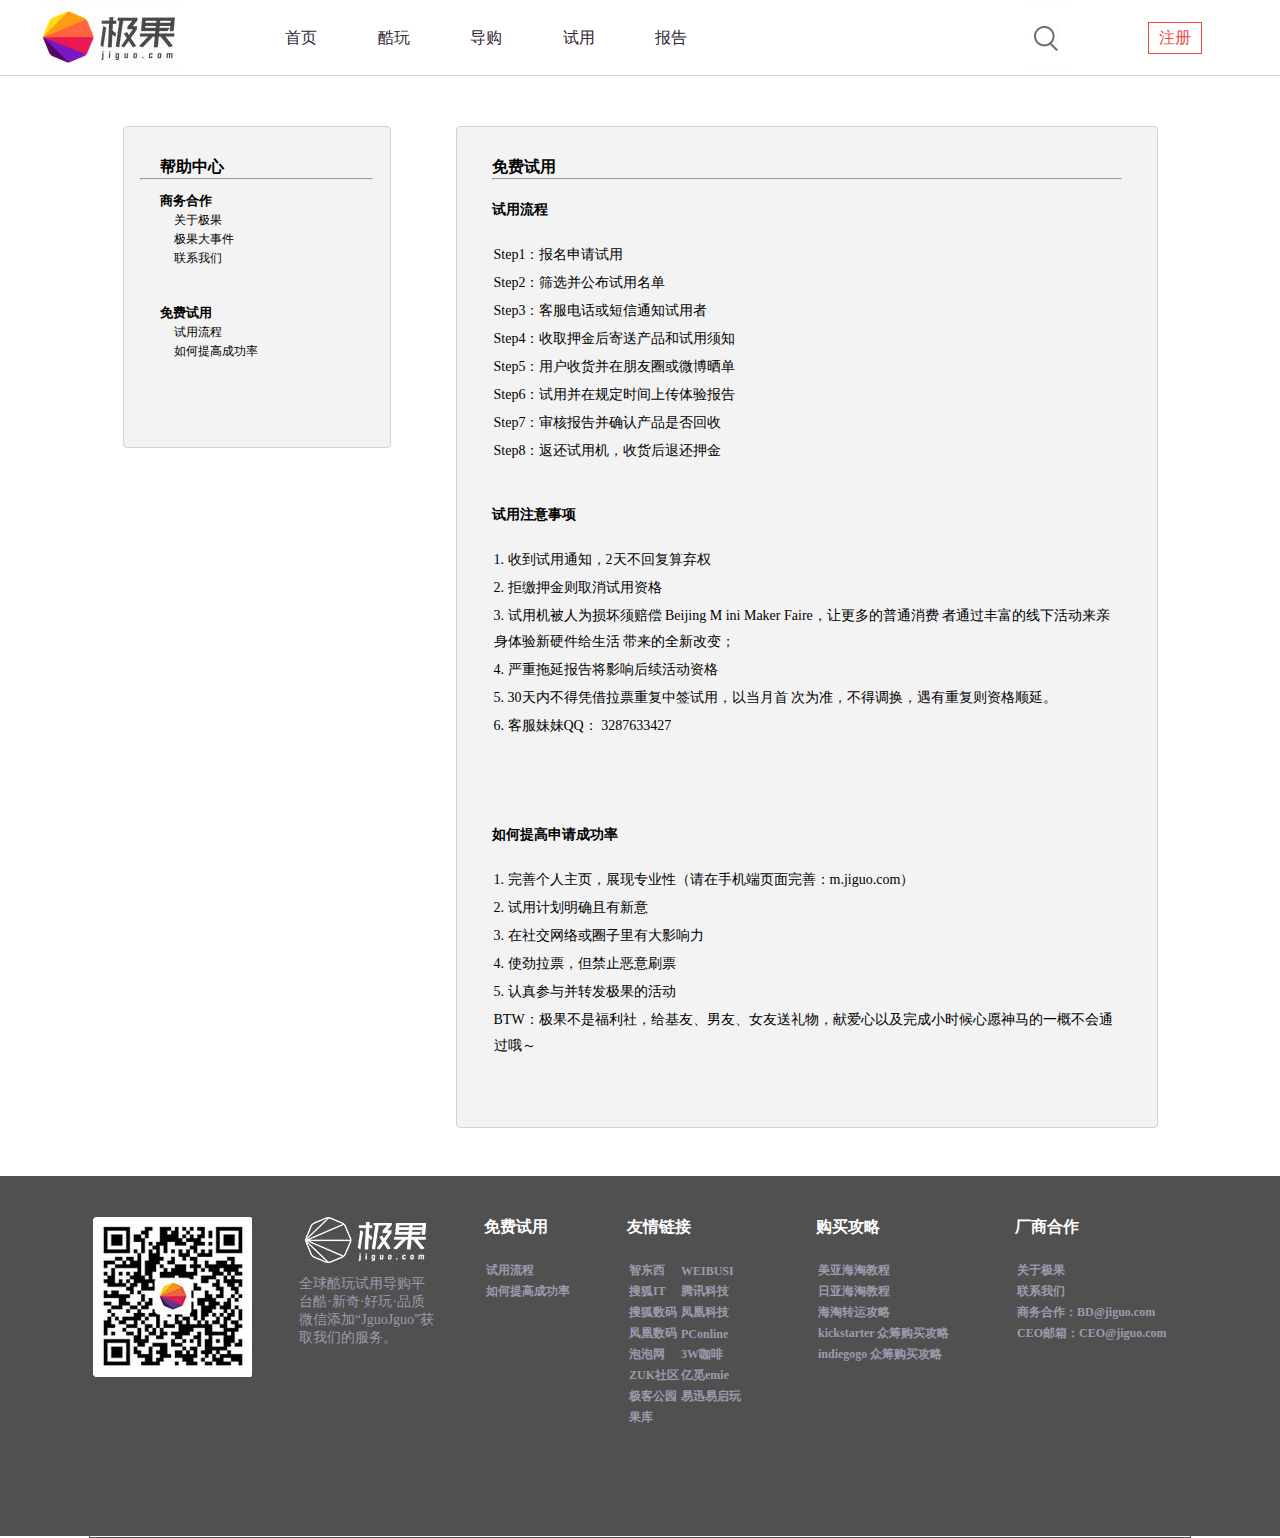
<file: use/shiyong_lc.html>
<!DOCTYPE html>
<html>
	<head>
		<meta charset="UTF-8">
		<title></title>
		<link rel="stylesheet" type="text/css" href="../css/headandfoot.css"/>
		<link rel="stylesheet" type="text/css" href="css/mianfei_lc.css"/>
	</head>
	<body>
		<div id="lc">
			
			<header id="head">
				<div id="head_top">
					<div class="head_top_logo">
						<img src="../img/index/index_02.png" />
					</div>
					<div class="head_top_main">
						<ul>
							<li>
								<a href="index.html">首页</a>
							</li>
							<li>
								<a href="play/play_new.html">酷玩</a>
							</li>
							<li>
								<a href="guid/guid.html">导购</a>
							</li>
							<li>
								<a href="use/mianfei_sy.html">试用</a>
							</li>
							<li>
								<a href="../report/report_new.html">报告</a>
							</li>
						</ul>
					</div>
					<div class="head_top_right">
						<ul>
							<li>
								<input type="text" />
							</li>
							<li>
								<img src="../img/index/index_04.png" />
							</li>
							<li>
								<div class="register">
									<a href="register.html">注册</a>
								</div>
							</li>
						</ul>
					</div>
				</div>
			</header>
			
			<div id="lc_main">
				<div style="height: 50px;"></div>
				<div class="lc_box">
					<ul>
						<li>
							<div class="lc_box_left">
								<div style="height: 30px;"></div>
								<div class="left_box">
									<h4>帮助中心</h4>
									<hr />
									<div class="left_box_bot">
										<h5>商务合作</h5>
										<table>
											<tr>
												<td>关于极果</td>
											</tr>
											<tr>
												<td>极果大事件</td>
											</tr>
											<tr>
												<td>联系我们</td>
											</tr>
										</table>
									</div>
									<div class="left_box_bot">
										<h5>免费试用</h5>
										<table>
											<tr>
												<td>试用流程</td>
											</tr>
											<tr>
												<td>如何提高成功率</td>
											</tr>
											
										</table>
									</div>
								</div>
							</div>
						</li>
						<li>
							<div class="lc_box_right">
								<div style="height: 30px;"></div>
								<div class="right_box">
									<h4>免费试用</h4>
									<hr />
									<div class="right_one">
										<div class="one_top">
											<p>试用流程</p>
										</div>
										<table>
											<tr>
												<td>Step1：报名申请试用</td>
											</tr>
											<tr>
												<td>Step2：筛选并公布试用名单</td>
											</tr>
											<tr>
												<td>Step3：客服电话或短信通知试用者</td>
											</tr>
											<tr>
												<td>Step4：收取押金后寄送产品和试用须知</td>
											</tr>
											<tr>
												<td>Step5：用户收货并在朋友圈或微博晒单</td>
											</tr>
											<tr>
												<td>Step6：试用并在规定时间上传体验报告</td>
											</tr>
											<tr>
												<td>Step7：审核报告并确认产品是否回收</td>
											</tr>
											<tr>
												<td>Step8：返还试用机，收货后退还押金</td>
											</tr>
										</table>
									</div>
									
									<div class="right_two">
										<div class="one_top">
											<p>试用注意事项</p>
										</div>
										<table>
											<tr>
												<td>1. 收到试用通知，2天不回复算弃权</td>
											</tr>
											<tr>
												<td>2. 拒缴押金则取消试用资格</td>
											</tr>
											<tr>
												<td>3. 试用机被人为损坏须赔偿 Beijing M
													ini Maker Faire，让更多的普通消费
													者通过丰富的线下活动来亲身体验新硬件给生活
													带来的全新改变；
												</td>
											</tr>
											<tr>
												<td>4. 严重拖延报告将影响后续活动资格</td>
											</tr>
											<tr>
												<td>5. 30天内不得凭借拉票重复中签试用，以当月首
													次为准，不得调换，遇有重复则资格顺延。</td>
											</tr>
											<tr>
												<td>6. 客服妹妹QQ： 3287633427</td>
											</tr>
										</table>
									</div>
									
									<div class="right_three">
										<div class="one_top">
											<p>如何提高申请成功率</p>
										</div>
										<table>
											<tr>
												<td>1. 完善个人主页，展现专业性（请在手机端页面完善：m.jiguo.com）</td>
											</tr>
											<tr>
												<td>2. 试用计划明确且有新意</td>
											</tr>
											<tr>
												<td>3. 在社交网络或圈子里有大影响力</td>
											</tr>
											<tr>
												<td>4. 使劲拉票，但禁止恶意刷票</td>
											</tr>
											<tr>
												<td>5. 认真参与并转发极果的活动</td>
											</tr>
											<tr>
												<td>BTW：极果不是福利社，给基友、男友、女友送礼物，献爱心以及完成小时候心愿神马的一概不会通过哦～</td>
											</tr>
										</table>
									</div>
								</div>
							</div>
						</li>
					</ul>
				</div>
			</div>
			
			
			<footer id="foot">
				<div class="fot">
					<ul>
						<li>
							<div class="erwe">
								<img src="../img/index/index_66.png" />
							</div>
						</li>
						<li>
							<div class="sec">
								<img src="../img/index/index_68.png" />
								<p>全球酷玩试用导购平台酷·新奇·好玩·品质</p>
								<p>微信添加“JguoJguo”获取我们的服务。</p>
							</div>
						</li>
						<li>
							<div class="thir">
								<p>免费试用</p>
								<table>
									<tr>
										<td>
											<a href="#">试用流程</a>
										</td>
									</tr>
									<tr>
										<td>
											<a href="#">如何提高成功率</a>
										</td>
									</tr>
								</table>
							</div>
						</li>
						<li>
							<div class="for">
								<p>友情链接</p>
								<table>
									<tr>
										<td><a href="#">智东西</a></td>
										<td><a href="#">WEIBUSI</a></td>
									</tr>
									<tr>
										<td><a href="#">搜狐IT</a></td>
										<td><a href="#">腾讯科技</a></td>
									</tr>
									<tr>
										<td><a href="#">搜狐数码</a></td>
										<td><a href="#">凤凰科技</a></td>
									</tr>
									<tr>
										<td><a href="#">凤凰数码</a></td>
										<td><a href="#">PConline</a></td>
									</tr>
									<tr>
										<td><a href="#">泡泡网</a></td>
										<td><a href="#">3W咖啡</a></td>
									</tr>
									<tr>
										<td><a href="#">ZUK社区</a></td>
										<td><a href="#">亿觅emie</a></td>
									</tr>
									<tr>
										<td><a href="#">极客公园</a></td>
										<td><a href="#">易迅易启玩</a></td>
									</tr>
									<tr>
										<td><a href="#">果库</a></td>
									</tr>
								</table>
							</div>
						</li>
						<li>
							<div class="fiv">
								<p>购买攻略</p>
								<table>
									<tr>
										<td>
											<a href="#">美亚海淘教程</a>
										</td>
									</tr>
									<tr>
										<td>
											<a href="#">日亚海淘教程</a>
										</td>
									</tr>
									<tr>
										<td>
											<a href="#">海淘转运攻略</a>
										</td>
									</tr>
									<tr>
										<td>
											<a href="#">kickstarter 众筹购买攻略</a>
										</td>
									</tr>
									<tr>
										<td>
											<a href="#">indiegogo 众筹购买攻略</a>
										</td>
									</tr>
								</table>
							</div>
						</li>
						<li>
							<div class="six">
								<p>厂商合作</p>
								<table>
									<tr>
										<td>
											<a href="#">关于极果</a>
										</td>
									</tr>
									<tr>
										<td>
											<a href="#">联系我们</a>
										</td>
									</tr>
									<tr>
										<td>
											<a href="#">商务合作：BD@jiguo.com</a>
										</td>
									</tr>
									<tr>
										<td>
											<a href="#">CEO邮箱：CEO@jiguo.com</a>
										</td>
									</tr>
								</table>
							</div>
						</li>
					</ul>
				</div>
			</footer>
			
		</div>
	</body>
</html>
</file>
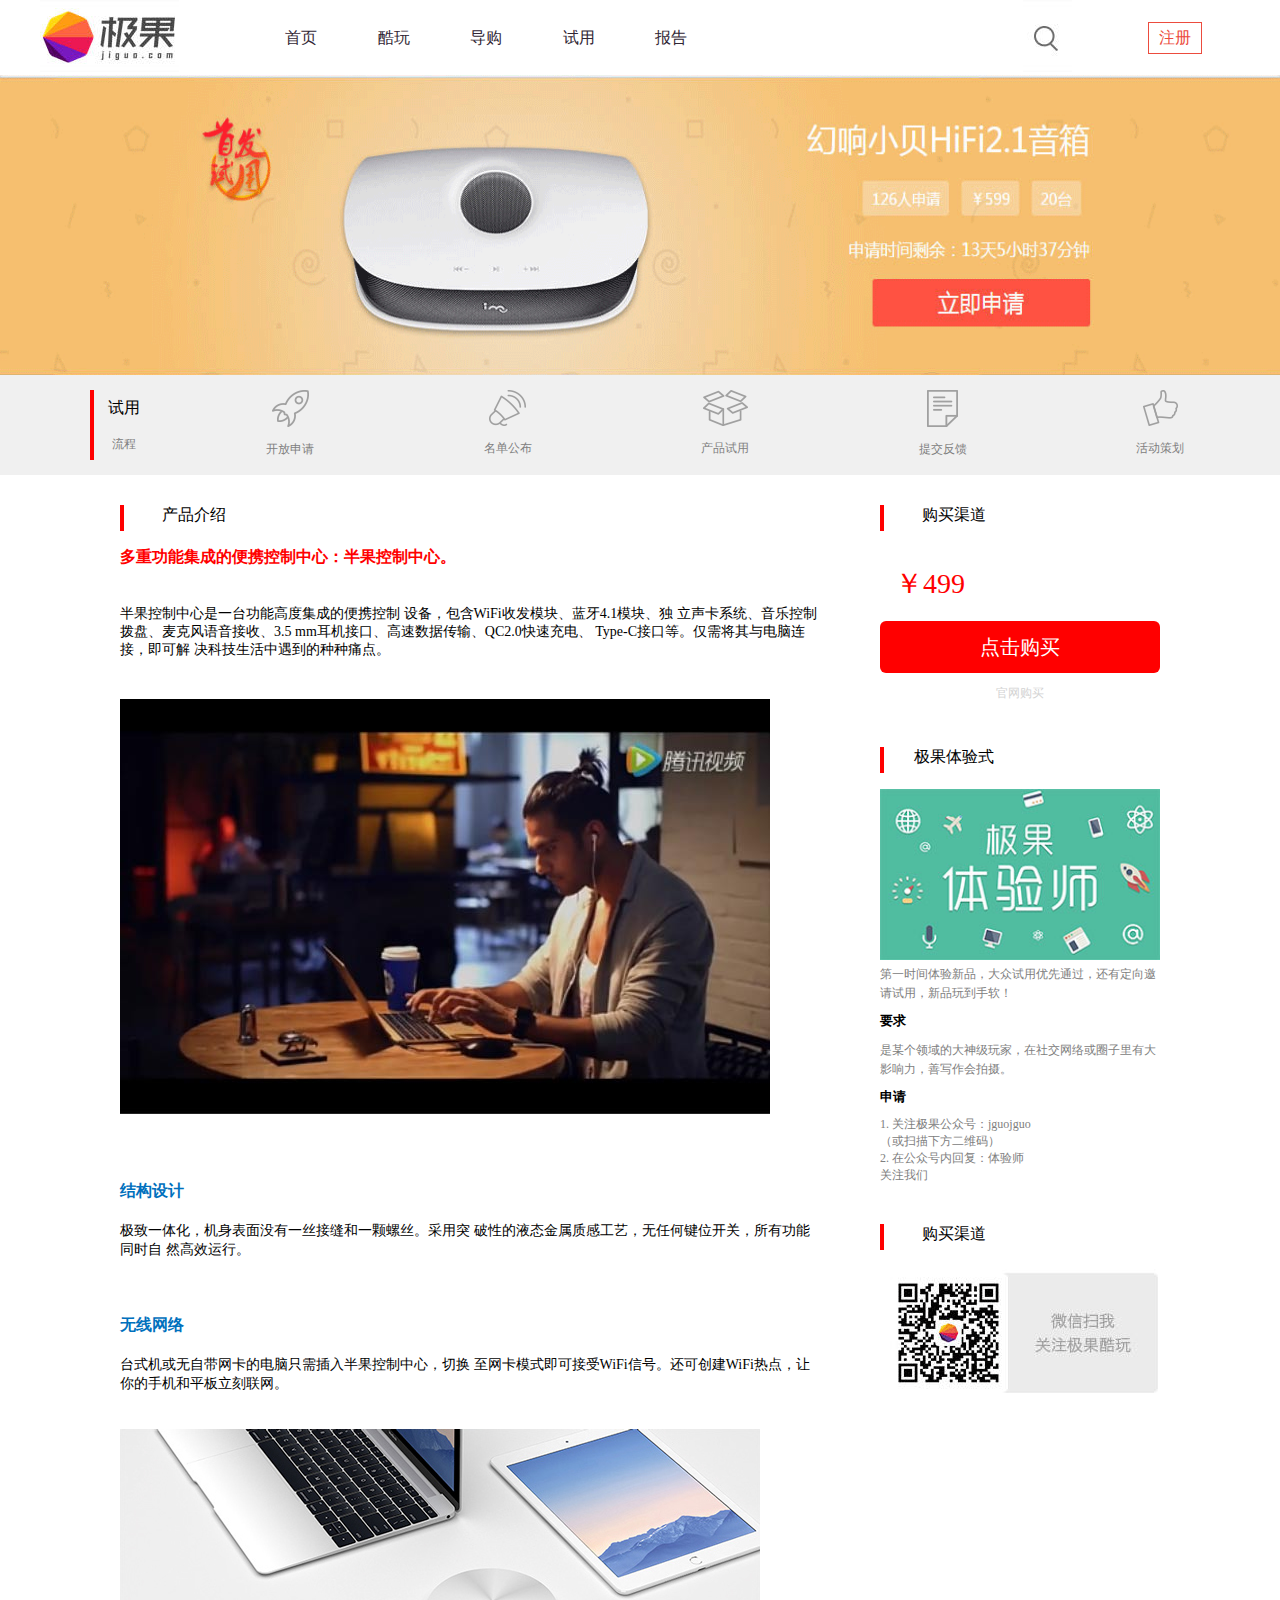
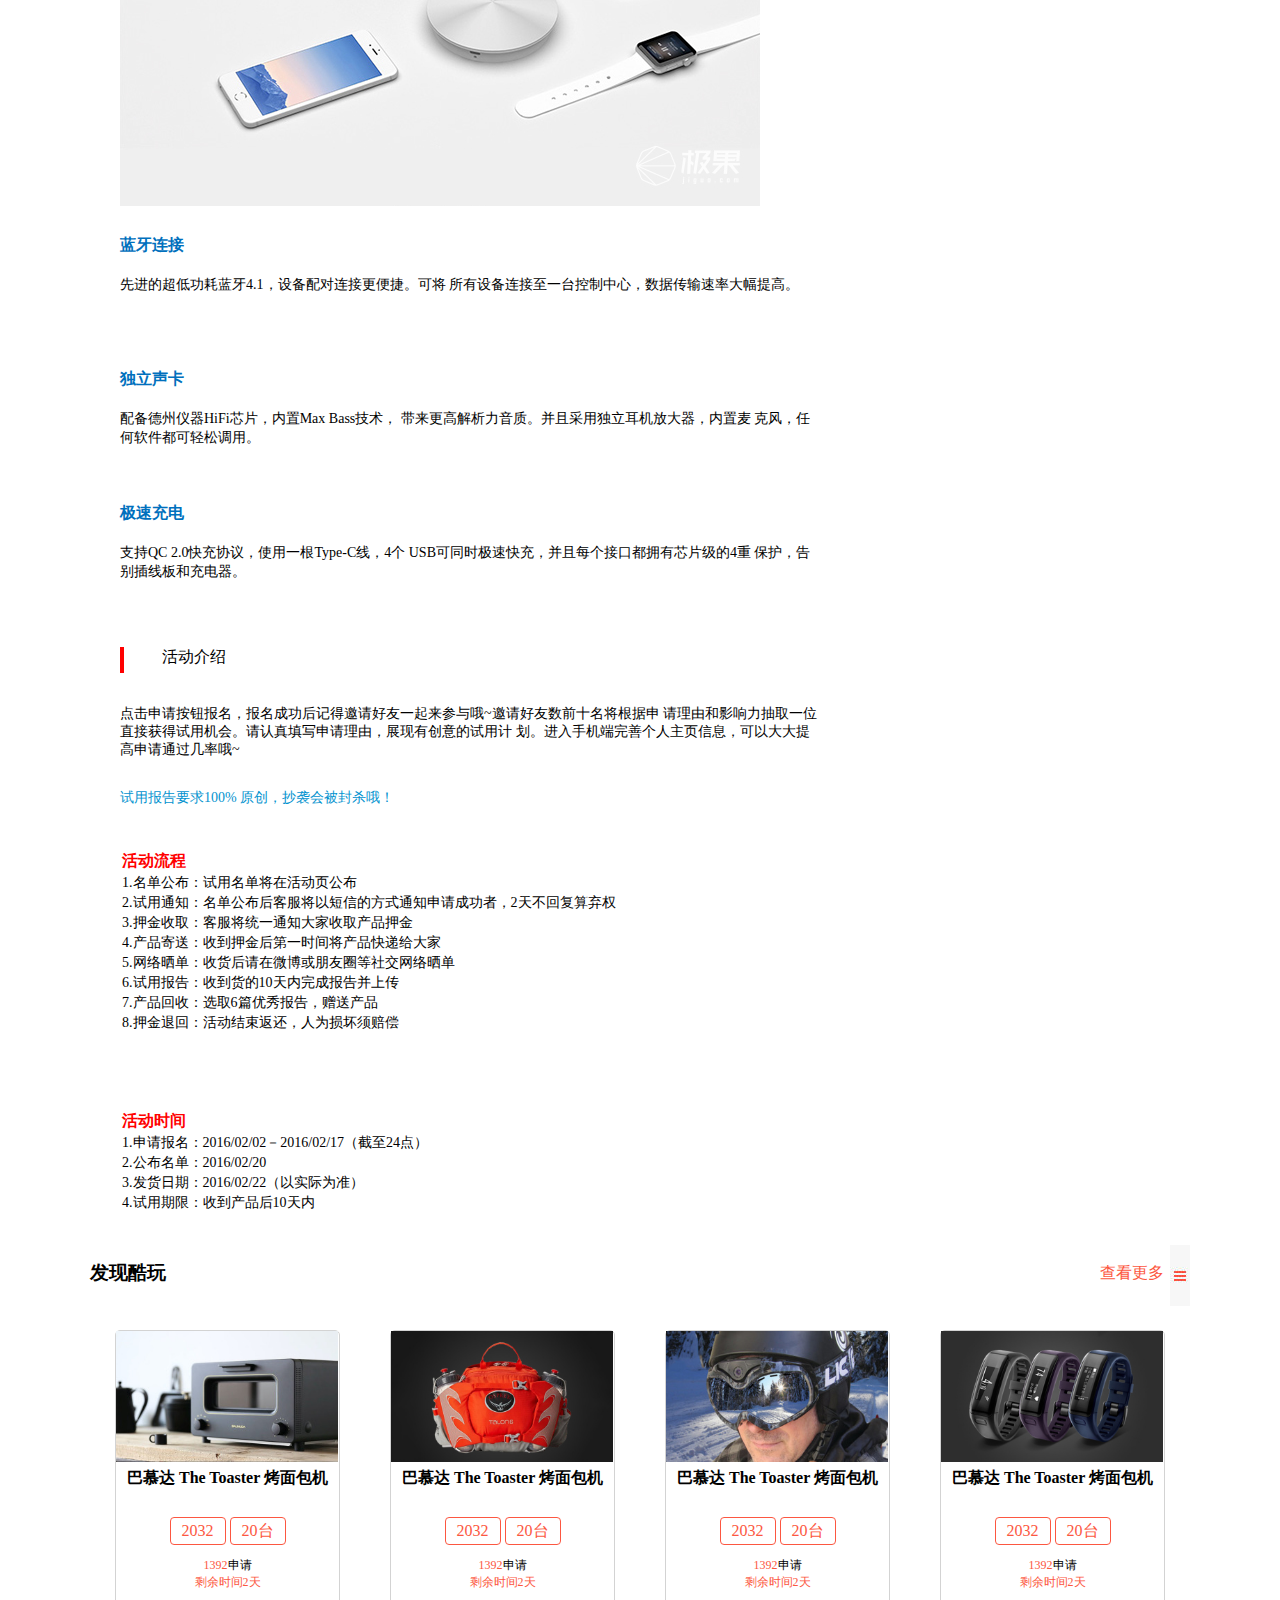
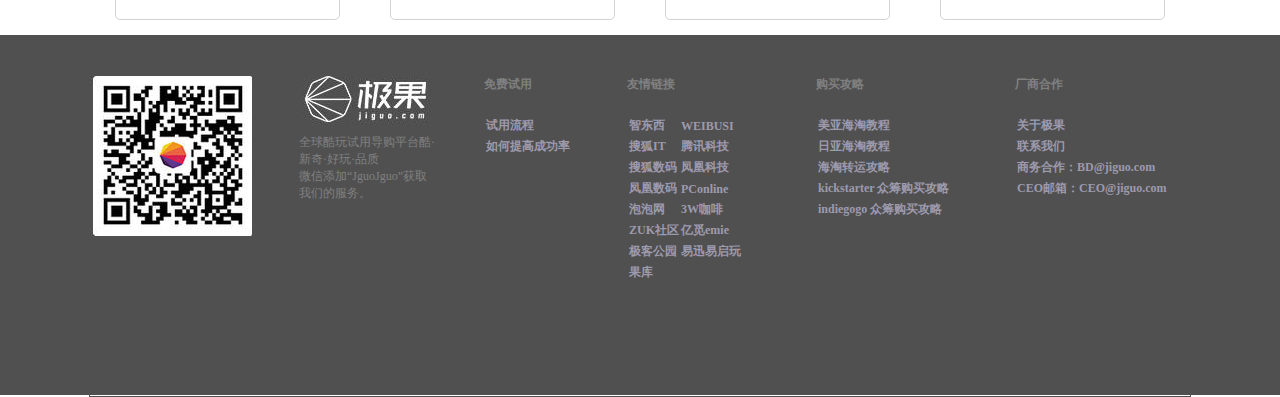
<file: use/sy_cp.html>
<!DOCTYPE html>
<html>

	<head>
		<meta charset="UTF-8">
		<title></title>
		<link rel="stylesheet" type="text/css" href="../css/headandfoot.css" />
		<link rel="stylesheet" type="text/css" href="../css/index.css" />
		<link rel="stylesheet" type="text/css" href="css/sy_cp.css" />
	</head>

	<body>
		<div id="sy_cp">

			<header id="head">
				<div id="head_top">
					<div class="head_top_logo">
						<img src="../img/index/index_02.png" />
					</div>
					<div class="head_top_main">
						<ul>
							<li>
								<a href="index.html">首页</a>
							</li>
							<li>
								<a href="play/play_new.html">酷玩</a>
							</li>
							<li>
								<a href="guid/guid.html">导购</a>
							</li>
							<li>
								<a href="use/mianfei_sy.html">试用</a>
							</li>
							<li>
								<a href="../report/report_new.html">报告</a>
							</li>
						</ul>
					</div>
					<div class="head_top_right">
						<ul>
							<li>
								<input type="text" />
							</li>
							<li>
								<img src="../img/index/index_04.png" />
							</li>
							<li>
								<div class="register">
									<a href="register.html">注册</a>
								</div>
							</li>
						</ul>
					</div>
				</div>
			</header>

			<div id="main">
				<div class="main_img">
					<img src="../img/index/index_06.png" />
				</div>
			</div>

			<div id="cp_one">
				<div class="cp_one">
					<div class="cp_top_left">
						<div class="top_l"></div>
						<div class="top_r">
							<span>试用</span>
							<p>流程</p>
						</div>
					</div>
					<div class="cp_top_right">
						<ul>
							<li>
								<div class="right_ul_a">
									<img src="img/use1.png" />
									<p>开放申请</p>
								</div>
							</li>
							<li>
								<div class="right_ul_a">
									<img src="img/use2.png" />
									<p>名单公布</p>
								</div>
							</li>
							<li>
								<div class="right_ul_a">
									<img src="img/use3.png" />
									<p>产品试用</p>
								</div>
							</li>
							<li>
								<div class="right_ul_a">
									<img src="img/use4.png" />
									<p>提交反馈</p>
								</div>
							</li>
							<li>
								<div class="right_ul_a">
									<img src="img/use5.png" />
									<p>活动策划</p>
								</div>
							</li>
						</ul>
					</div>
				</div>
			</div>

			<div id="cp_mai">
				<div class="cp_mai">
					<ul>
						<li>
							<div class="mai_lef">
								<div class="lef_top">
									<div class="rig_top">
										<div style="height: 30px;"></div>
										<div style="width: 4px;height: 26px;background-color: red; float: left;"></div>
										<div class="top_w">
											<span>产品介绍</span>
										</div>
									</div>
									<div class="main_topa">
										<span>多重功能集成的便携控制中心：半果控制中心。</span>
									</div>
								</div>
								
								<div class="lef_ma_a">
									<div class="ma_a_word">
										<span>半果控制中心是一台功能高度集成的便携控制
											设备，包含WiFi收发模块、蓝牙4.1模块、独
											立声卡系统、音乐控制拨盘、麦克风语音接收、3.5
											mm耳机接口、高速数据传输、QC2.0快速充电、
											Type-C接口等。仅需将其与电脑连接，即可解
											决科技生活中遇到的种种痛点。
										</span>
									</div>
									<div style="height: 40px;"></div>
									<img src="img/use1.jpg" />
								</div>
								
								<div class="lef_ma_b">
									<div class="ma_b_top">
										<div class="top_fir">
											<h4>结构设计</h4>
										</div>
										<span>极致一体化，机身表面没有一丝接缝和一颗螺丝。采用突
											破性的液态金属质感工艺，无任何键位开关，所有功能同时自
											然高效运行。
										</span>
									</div>
									<div class="ma_b_top">
										<div class="top_fir">
											<h4>无线网络</h4>
										</div>
										<span>台式机或无自带网卡的电脑只需插入半果控制中心，切换
											至网卡模式即可接受WiFi信号。还可创建WiFi热点，让
											你的手机和平板立刻联网。
										</span>
									</div>
									<img src="img/use.jpg" />
								</div>
								
								<div class="ma_b_top">
									<div class="top_fir">
										<h4>蓝牙连接</h4>
									</div>
									<span>先进的超低功耗蓝牙4.1，设备配对连接更便捷。可将
										所有设备连接至一台控制中心，数据传输速率大幅提高。
									</span>
								</div>
									
								<div class="ma_b_top">
									<div class="top_fir">
										<h4>独立声卡</h4>
									</div>
									<span>配备德州仪器HiFi芯片，内置Max Bass技术，
										带来更高解析力音质。并且采用独立耳机放大器，内置麦
										克风，任何软件都可轻松调用。
									</span>
								</div>
								
								<div class="ma_b_top">
									<div class="top_fir">
										<h4>极速充电</h4>
									</div>
									<span>支持QC 2.0快充协议，使用一根Type-C线，4个
										USB可同时极速快充，并且每个接口都拥有芯片级的4重
										保护，告别插线板和充电器。
									</span>
								</div>
								
								<div class="rig_top">
									<div style="height: 30px;"></div>
									<div style="width: 4px;height: 26px;background-color: red; float: left;"></div>
									<div class="top_w">
										<span>活动介绍</span>
									</div>
								</div>
								
								<div class="rig_bott">
									<div style="height: 16px;"></div>
									<span>
										点击申请按钮报名，报名成功后记得邀请好友一起来参与哦~邀请好友数前十名将根据申
										请理由和影响力抽取一位直接获得试用机会。请认真填写申请理由，展现有创意的试用计
										划。进入手机端完善个人主页信息，可以大大提高申请通过几率哦~
									</span>
								</div>
								
								<div class="birt">
									<span>试用报告要求100% 原创，抄袭会被封杀哦！</span>
								</div>
								
								<div class="bort_to">
									<table>
										<tr>
											<td>
												<h4 style="font-size: 16px;color: red;">活动流程</h4>
											</td>
										</tr>
										<tr>
											<td>1.名单公布：试用名单将在活动页公布</td>
										</tr>
										<tr>
											<td>2.试用通知：名单公布后客服将以短信的方式通知申请成功者，2天不回复算弃权</td>
										</tr>
										<tr>
											<td>3.押金收取：客服将统一通知大家收取产品押金</td>
										</tr>
										<tr>
											<td>4.产品寄送：收到押金后第一时间将产品快递给大家</td>
										</tr>
										<tr>
											<td>5.网络晒单：收货后请在微博或朋友圈等社交网络晒单</td>
										</tr>
										<tr>
											<td>6.试用报告：收到货的10天内完成报告并上传</td>
										</tr>
										<tr>
											<td>7.产品回收：选取6篇优秀报告，赠送产品</td>
										</tr>
										<tr>
											<td>8.押金退回：活动结束返还，人为损坏须赔偿</td>
										</tr>
									</table>
								</div>
								
								<div class="bort_toa">
									<table>
										<tr>
											<td>
												<h4 style="font-size: 16px;color: red;">活动时间</h4>
											</td>
										</tr>
										<tr>
											<td>1.申请报名：2016/02/02－2016/02/17（截至24点）</td>
										</tr>
										<tr>
											<td>2.公布名单：2016/02/20</td>
										</tr>
										<tr>
											<td>3.发货日期：2016/02/22（以实际为准）</td>
										</tr>
										<tr>
											<td>4.试用期限：收到产品后10天内</td>
										</tr>
									</table>
								</div>
								
							</div>
						</li>
						<li>
							<div class="mai_rig">
								<div class="rig_top">
									<div style="height: 30px;"></div>
									<div style="width: 4px;height: 26px;background-color: red; float: left;"></div>
									<div class="top_w">
										<span>购买渠道</span>
									</div>
								</div>
								<div class="rig_top_a">
									<span>￥499</span>
								</div>
								<div class="rig_top_b">
									<input type="button" value="点击购买"/>
									<div class="b_ro">
										<span>官网购买</span>
									</div>
								</div>
								<div class="rig_top">
									<div style="height: 30px;"></div>
									<div style="width: 4px;height: 26px;background-color: red; float: left;"></div>
									<div class="top_w">
										<span>极果体验式</span>
									</div>
								</div>
								<img src="img/tiyanImg.jpg" width="280px"/>
								<div class="word_rig">
									<span>第一时间体验新品，大众试用优先通过，还有定向邀请试用，新品玩到手软！</span>
									<div style="width: 280px; height: 10px;"></div>
									<h5>要求</h5>
									<div style="width: 280px; height: 10px;"></div>
									<span>是某个领域的大神级玩家，在社交网络或圈子里有大影响力，善写作会拍摄。</span>
									<div style="width: 280px; height: 10px;"></div>
									<h5>申请</h5>
									<div style="width: 280px; height: 10px;"></div>
									<p>1. 关注极果公众号：jguojguo</p>
									<p>（或扫描下方二维码）</p>
									<p>2. 在公众号内回复：体验师</p>
									<p>关注我们</p>
								</div>
								<div class="rig_top">
									<div style="height: 30px;"></div>
									<div style="width: 4px;height: 26px;background-color: red; float: left;"></div>
									<div class="top_w">
										<span>购买渠道</span>
									</div>
								</div>
								<div class="rig_bot">
									<img src="img/sda_03.png" />
								</div>
							</div>
						</li>
					</ul>
					<div class="mai_botton">
						<div class="botton_top">
							<ul>
								<li>
									<h3>发现酷玩</h3>
								</li>
								<li>
									<div class="top_rig">
										<ul>
											<li>
												<span>查看更多</span>
											</li>
											<li>
												<img src="../img/index/inde_03.png" />
											</li>
										</ul>
									</div>
								</li>
							</ul>
						</div>
						<div style="height: 30px;"></div>

						<div class="bot_one">
							<ul>
								<li>
									<div class="main_shi_botton_box">
										<div class="botton_img">
											<img src="img/hot1.jpg" width="222px" />
										</div>
										<div class="botton_img_b">
											<div class="b_top">
												<span>巴慕达 The Toaster 烤面包机</span>
											</div>
											<div class="b_main">
												<ul>
													<li>
														<div class="b_main_a">
															<span>2032</span>
														</div>
													</li>
													<li>
														<div class="b_main_a">
															<span>20台</span>
														</div>
													</li>
												</ul>
											</div>
											<div class="b_botton">
												<p>1392<span>申请</span></p>
												<p>剩余时间2天</p>
											</div>
										</div>
									</div>
								</li>
								<li>
									<div class="main_shi_botton_box">
										<div class="botton_img">
											<img src="img/hot2.jpg" width="222px" />
										</div>
										<div class="botton_img_b">
											<div class="b_top">
												<span>巴慕达 The Toaster 烤面包机</span>
											</div>
											<div class="b_main">
												<ul>
													<li>
														<div class="b_main_a">
															<span>2032</span>
														</div>
													</li>
													<li>
														<div class="b_main_a">
															<span>20台</span>
														</div>
													</li>
												</ul>
											</div>
											<div class="b_botton">
												<p>1392<span>申请</span></p>
												<p>剩余时间2天</p>
											</div>
										</div>
									</div>
								</li>
								<li>
									<div class="main_shi_botton_box">
										<div class="botton_img">
											<img src="img/hot3.jpg" width="222px" />
										</div>
										<div class="botton_img_b">
											<div class="b_top">
												<span>巴慕达 The Toaster 烤面包机</span>
											</div>
											<div class="b_main">
												<ul>
													<li>
														<div class="b_main_a">
															<span>2032</span>
														</div>
													</li>
													<li>
														<div class="b_main_a">
															<span>20台</span>
														</div>
													</li>
												</ul>
											</div>
											<div class="b_botton">
												<p>1392<span>申请</span></p>
												<p>剩余时间2天</p>
											</div>
										</div>
									</div>
								</li>
								<li>
									<div class="main_shi_botton_box">
										<div class="botton_img">
											<img src="img/hot4.jpg" width="222px" />
										</div>
										<div class="botton_img_b">
											<div class="b_top">
												<span>巴慕达 The Toaster 烤面包机</span>
											</div>
											<div class="b_main">
												<ul>
													<li>
														<div class="b_main_a">
															<span>2032</span>
														</div>
													</li>
													<li>
														<div class="b_main_a">
															<span>20台</span>
														</div>
													</li>
												</ul>
											</div>
											<div class="b_botton">
												<p>1392<span>申请</span></p>
												<p>剩余时间2天</p>
											</div>
										</div>
									</div>
								</li>
							</ul>
						</div>

					</div>
				</div>
			</div>

			<footer id="foot">
				<div class="fot">
					<ul>
						<li>
							<div class="erwe">
								<img src="../img/index/index_66.png" />
							</div>
						</li>
						<li>
							<div class="sec">
								<img src="../img/index/index_68.png" />
								<p>全球酷玩试用导购平台酷·新奇·好玩·品质</p>
								<p>微信添加“JguoJguo”获取我们的服务。</p>
							</div>
						</li>
						<li>
							<div class="thir">
								<p>免费试用</p>
								<table>
									<tr>
										<td>
											<a href="#">试用流程</a>
										</td>
									</tr>
									<tr>
										<td>
											<a href="#">如何提高成功率</a>
										</td>
									</tr>
								</table>
							</div>
						</li>
						<li>
							<div class="for">
								<p>友情链接</p>
								<table>
									<tr>
										<td>
											<a href="#">智东西</a>
										</td>
										<td>
											<a href="#">WEIBUSI</a>
										</td>
									</tr>
									<tr>
										<td>
											<a href="#">搜狐IT</a>
										</td>
										<td>
											<a href="#">腾讯科技</a>
										</td>
									</tr>
									<tr>
										<td>
											<a href="#">搜狐数码</a>
										</td>
										<td>
											<a href="#">凤凰科技</a>
										</td>
									</tr>
									<tr>
										<td>
											<a href="#">凤凰数码</a>
										</td>
										<td>
											<a href="#">PConline</a>
										</td>
									</tr>
									<tr>
										<td>
											<a href="#">泡泡网</a>
										</td>
										<td>
											<a href="#">3W咖啡</a>
										</td>
									</tr>
									<tr>
										<td>
											<a href="#">ZUK社区</a>
										</td>
										<td>
											<a href="#">亿觅emie</a>
										</td>
									</tr>
									<tr>
										<td>
											<a href="#">极客公园</a>
										</td>
										<td>
											<a href="#">易迅易启玩</a>
										</td>
									</tr>
									<tr>
										<td>
											<a href="#">果库</a>
										</td>
									</tr>
								</table>
							</div>
						</li>
						<li>
							<div class="fiv">
								<p>购买攻略</p>
								<table>
									<tr>
										<td>
											<a href="#">美亚海淘教程</a>
										</td>
									</tr>
									<tr>
										<td>
											<a href="#">日亚海淘教程</a>
										</td>
									</tr>
									<tr>
										<td>
											<a href="#">海淘转运攻略</a>
										</td>
									</tr>
									<tr>
										<td>
											<a href="#">kickstarter 众筹购买攻略</a>
										</td>
									</tr>
									<tr>
										<td>
											<a href="#">indiegogo 众筹购买攻略</a>
										</td>
									</tr>
								</table>
							</div>
						</li>
						<li>
							<div class="six">
								<p>厂商合作</p>
								<table>
									<tr>
										<td>
											<a href="#">关于极果</a>
										</td>
									</tr>
									<tr>
										<td>
											<a href="#">联系我们</a>
										</td>
									</tr>
									<tr>
										<td>
											<a href="#">商务合作：BD@jiguo.com</a>
										</td>
									</tr>
									<tr>
										<td>
											<a href="#">CEO邮箱：CEO@jiguo.com</a>
										</td>
									</tr>
								</table>
							</div>
						</li>
					</ul>
				</div>
			</footer>

		</div>
	</body>

</html>
</file>
<file: css/index.css>
/*全局*/
#bigbox {
	width: 100%;
	height: 100%;
}
/*头部*/
#head {
	width: 100%;
	height: 75px;
}
#head_top {
	width: 1200px;
	height: 75px;
	/*border: 1px solid red;*/
	margin: auto;
}
.head_top_logo {
	width: 145px;
	height: 75px;
	float: left;
}
.head_top_main {
	line-height: 75px;
	width: 402px;
	height: 75px;
	/*border: 1px solid red;*/
	float: left;
	margin-left: 100px;
}
.head_top_main ul {
	display: flex;
	justify-content: space-between;
}
.head_top_main a {
	color: #312634;
}
.head_top_main a:hover {
	color: #ec4c3e;
}
.head_top_right {
	width: 330px;
	height: 75px;
	/*border: 1px solid red;*/
	float: right;
}
.head_top_right ul {
	display: flex;
	justify-content: space-around;
}
.register {
	width: 52px;
	height: 30px;
	border: 1px solid #ec4c3e;
	margin-top: 22px;
	line-height: 30px;
	text-align: center;
}
.register a {
	color: #ec4c3e;
}
.head_top_right li input {
	margin-top: 22px;
	height: 30px;
	font-size: 18px;
	display: none;
}
/*轮播*/
#main {
	width: 100%;
	height: 300px;
}
.main_img {
	width: 100%;
	height: 300px;
}
.main_img img {
	width: 100%;
	height: 300px;
}
/*试用*/
#main_shiyong {
	width: 1200px;
	height: 382px;
	margin: auto;
	/*border: 1px solid red;*/
}
.main_shi_top {
	width: 1200px;
	height: 64px;
	/*border: 1px solid red;*/
	line-height: 64px;
	font-weight: bold;
	font-size: 20px;
}
.main_shi_botton{
	width: 1130px;
	height: 316px;
	/*border: 1px solid red;*/
	margin: auto;
}
.main_shi_botton ul{
	display: flex;
	justify-content: space-between;
}
.main_shi_botton_box{
	width: 223px;
	height: 288px;
	border: 1px solid lightgray;
	border-radius: 5px;
}
#ims{
	position: relative;
	left: 0;
	top: 35%;
}
.botton_img_b{
	width: 223px;
	height: 158px;
	/*border: 1px solid black;*/
}
.b_top{
	width: 202px;
	height: 51px;
	text-align: center;
	margin: auto;
	font-weight: bold;
	line-height: 24px;
}
.b_main{
	width: 120px;
	height: 40px;
	margin: auto;
}
.b_main_a{
	width: 54px;
	height: 26px;
	border: 1px solid #fc5741;
	border-radius: 4px;
	text-align: center;
	line-height: 26px;
	color: #fc5741;
}
.b_botton{
	width: 96px;
	height: 50px;
	margin: auto;
	/*border: 1px solid red;*/
	text-align: center;
}
.b_botton p{
	color: #FC5741;
}
.b_botton span{
	color: black;
}
/*报告*/
#main_baogao{
	width: 100%;
	height: 600px;
	background-color: #f7f7f7;
}
.baogao{
	width: 1200px;
	height: 600px;
/*	border: 1px solid red;*/
	margin: auto;
}
.baogao_top{
	width: 1200px;
	height: 65px;
/*	border: 1px solid red;*/
	line-height: 65px;
}
.baogao_top ul{
	display: flex;
	justify-content: space-between;
}
.baogao_top ul li span{
	font-size: 20px;
	font-weight: bold;
}
.top_rig{
	width: 120px;
	height: 65px;
/*	border: 1px solid red;*/
}
.top_rig ul{
	display: flex;
	justify-content: space-around;
}
.top_rig ul li span{
	font-size: 16px;
	color: #fc5741;
	font-weight: 100;
}
.baogao_boton{
	width: 1100px;
	height: 496px;
/*	border: 1px solid red;*/
	margin: auto;
}
.baogao_boton_fir{
	width: 221px;
	height: 234px;
	border: 1px solid lightgray;
	border-radius: 6px;
	background-color: #ffffff;
}
.baogao_boton ul{
	display: flex;
	justify-content: space-around;
}
.fir_img img{
	margin-left: -3px;
	width: 224px;
}
.fir_word{
	width: 221px;
	height: 100px;
/*	border: 1px solid red;*/
}
.fir_word_top{
	width: 210px;
	height: 47px;
	margin: auto;
}
.fir_word p{
	font-size: 15px;
}
.fir_word_botton{
	width: 208px;
	height: 22px;
	/*border: 1px solid red;*/
	margin: auto;
	margin-top: 16px;
	font-size: 14px;
	color: #a89696;
}
.fir_word_botton ul{
	display: flex;
	justify-content: space-between;
}
/*导购*/
#main_daogou{
	width: 100%;
	height: 348px;
	background-color: #FFFFFF;
}
.daogou{
	width: 1200px;
	height: 348px;
	margin: auto;
}
.daogou_botton{
	width: 1100px;
	height: 230px;
	margin: auto;
}
.dao_fir{
	width: 222px;
	height: 230px;
	border: 1px solid lightgray;
	border-radius: 6px;
}
.daogou_botton ul{
	display: flex;
	justify-content: space-around;
}
.dao_fir_top img{
	margin-left: -3px;
	width: 226px;
}
.dao_fir_botton{
	width: 201px;
	height: 83px;
	/*border: 1px solid red;*/
	margin: auto;
}
.di_top{
	font-size: 14px;
}
.di_bot{
	width: 201px;
	height: 20px;
	margin-top: 20px;
	font-size: 14px;
	color: #a89696;
}
.di_bot ul{
	display: flex;
	justify-content: space-between;
}
/*发现*/
#main_discover{
	width: 100%;
	height: 100%;
	background-color: #f7f7f7;
}
.discover{
	width: 1200px;
	height: 100%;
	margin: auto;
}
.discover_bot{
	width: 1100px;
	height: 100%;
	margin: auto;
}
.bot_one{
	width: 1100px;
	height: 254px;
	/*border: 1px solid red;*/
}
.bot_one_fir{
	width: 223px;
	height: 235px;
	border: 1px solid lightgray;
	border-radius: 6px;
	background-color: #FFFFFF;
}
.bot_one ul{
	display: flex;
	justify-content: space-around;
}
.one_fir_img img{
	width: 225px;
}
.bot_one_bot{
	width: 204px;
	height: 90px;
	/*border: 1px solid red;*/
	margin: auto;
}
.bot_word p{
	font-size: 14px;
	color: #312634;
}
.bot_word span{
	font-size: 12px;
	color: #949992;
}
.dis_bot{
	margin-top: 20px;
	font-size: 14px;
	color: #fd665d;
}
.dis_bot ul{
	display: flex;
	justify-content: space-between;
}
.bot_two{
	width: 1100px;
	height: 100px;
	margin: auto;
	/*border: 1px solid red;*/
	text-align: center;
	line-height: 100px;
}
.bot_two span{
	color: #EC4C3E;
	cursor: pointer;
}
.bot_two img{
	vertical-align: middle;
	//文字和图片居中
}
</file>
<file: css/headandfoot.css>
* {
	margin: 0;
	padding: 0;
}
a {
	text-decoration: none;
}
ul li {
	list-style: none;
}
/*全局*/
#bigbox {
	width: 100%;
	height: 100%;
}
/*头部*/
#head {
	width: 100%;
	height: 75px;
}
#head_top {
	width: 1200px;
	height: 75px;
	/*border: 1px solid red;*/
	margin: auto;
}
.head_top_logo {
	width: 145px;
	height: 75px;
	float: left;
}
.head_top_main {
	line-height: 75px;
	width: 402px;
	height: 75px;
	/*border: 1px solid red;*/
	float: left;
	margin-left: 100px;
}
.head_top_main ul {
	display: flex;
	justify-content: space-between;
}
.head_top_main a {
	color: #312634;
}
.head_top_main a:hover {
	color: #ec4c3e;
}
.head_top_right {
	width: 330px;
	height: 75px;
	/*border: 1px solid red;*/
	float: right;
}
.head_top_right ul {
	display: flex;
	justify-content: space-around;
}
.register {
	width: 52px;
	height: 30px;
	border: 1px solid #ec4c3e;
	margin-top: 22px;
	line-height: 30px;
	text-align: center;
}
.register a {
	color: #ec4c3e;
}
.head_top_right li input {
	margin-top: 22px;
	height: 30px;
	font-size: 18px;
	display: none;
}
/*尾部*/
#foot{
	width: 100%;
	height: 360px;
	background-color: #505050;
}
.fot{
	width: 1100px;
	height: 360px;
	margin: auto;
	border: 1px solid #505050;
}
.fot ul{
	margin-top: 40px;
	display: flex;
	justify-content: space-between;
}
.sec{
	width: 138px;
	height: 170px;
/*	border: 1px solid red;*/
	color: #9d9aad;
	font-size: 14px;
}
.thir{
	width: 96px;
	height: 84px;
/*	border: 1px solid red;*/
	font-size: 16px;
	color: white;
	font-weight: bold;
}
.thir table{
	margin-top: 20px;
}
.thir table tr td a{
	font-size: 12px;
	color: #9d9aad;
}
.for{
	width: 142px;
	height: 207px;
	/*border: 1px solid red;*/
	font-size: 16px;
	color: white;
	font-weight: bold;
}
.for table{
	margin-top: 20px;
}
.for table tr td a{
	font-size: 12px;
	color: #9d9aad;
}
.fiv{
	width: 152px;
	height: 150px;
	/*border: 1px solid red;*/
	font-size: 16px;
	color: white;
	font-weight: bold;
}
.fiv table{
	margin-top: 20px;
}
.fiv table tr td a{
	font-size: 12px;
	color: #9d9aad;
}
.six{
	width: 175px;
	height: 125px;
	/*border: 1px solid red;*/
	font-size: 16px;
	color: white;
	font-weight: bold;
}
.six table{
	margin-top: 20px;
}
.six table tr td a{
	font-size: 12px;
	color: #9d9aad;
}
#to{
	position: absolute;
	right: 10%;
	margin-top: -250px;
}
/**/
#dis_mis{
	display: none;
}
</file>
<file: css/about.css>
#head{
	border-bottom: 1px solid lightgray;
}
#about_main{
	width: 100%;
	height: 2475px;
}
.about_main{
	width: 1100px;
	height: 2475px;
	/*border: 1px solid red;*/
	margin: auto;
}
.about_left{
	width: 275px;
	height: 322px;
	border: 1px;
	border-radius: 4px;
	background-color: #f3f3f3;
}
.about_right{
	width: 704px;
	height: 2375px;
	border: 1px ;
	border-radius: 4px;
	background-color: #f3f3f3;
}
.about_main ul{
	display: flex;
	justify-content: space-around;
}
.left_min{
	width: 234px;
	height: 251px;
	/*border: 1px solid red;*/
	margin: auto;
}
.l_main_top{
	font-size: 20px;
	font-weight: bold;
	padding-left: 20px;
	padding-bottom: 10px;
}
.l_main_two h4{
	padding-left: 20px;
	padding-top: 10px;
}
.l_main_two table{
	padding-left: 40px;
	font-size: 14px;
}
.l_main_two a{
	color: #404b5d;
}
.right_main{
	margin: auto;
	width: 635px;
	height: 2375px;
}
.right_top{
	font-size: 20px;
	font-weight: bold;
	padding-bottom: 10px;
}
.right_fir{
	width: 635px;
	height: 182px;
	/*border: 1px solid red;*/
}
.fir_top{
	width: 635px;
	height: 72px;
	line-height: 72px;
	font-size: 16px;
	font-weight: bold;
}
.fir_main{
	width: 635px;
	height: 108px;
	/*border: 1px solid red;*/
	font-size: 16px;
}
.sec_main{
	width: 635px;
	height: 1120px;
	margin: auto;
	/*border: 1px solid black;*/
}
.sec_top{
	font-size: 16px;
	font-weight: bold;
	line-height: 72px;
}
.sec_ma{
	font-size: 16px;
	line-height: 28px;
}
.right_thir{
	width: 635px;
	height: 987px;
	/*border: 1px solid red;*/
}
.thir_top{
	font-size: 16px;
	font-weight: bold;
	line-height: 70px;
}
.thir_m_fir{
	width: 233px;
	height: 147px;
	/*border: 1px solid red;*/
}
.fisr_top{
	font-size: 20px;
	font-weight: bold;
	line-height: 52px;
}
.fisr_main{
	width: 198px;
	height: 88px;
	margin: auto;
	/*border: 1px solid red;*/
	line-height: 26px;
}
.thir_m_fira{
	width: 233px;
	height: 160px;
}
</file>
<file: css/register.css>
#head{
	border-bottom: 1px solid gray;
}
#box{
	width: 100%;
	height: 100%;
}
#main{
	width: 100%;
	height: 845px;
	background-color: #f7f7f7;
}
.res_box{
	width: 1100px;
	height: 785px;
	border: 1px solid lightgray;
	margin: auto;
	border-radius: 8px;
	background-color: #FFFFFF;
}
.box_top{
	width: 1100px;
	height: 80px;
	/*border: 1px solid red;*/
	line-height: 80px;
}
.box_top_a{
	width: 6px;
	height: 22px;
	background-color: red;
	float: left;
	margin-top: 30px;
}
.box_top span{
	float: left;
	margin-left: 30px;
	font-weight: bold;
}
.res_main{
	width: 430px;
	height: 530px;
	/*border: 1px solid red;*/
	margin: auto;
	text-align: center;
}
.res_main ul li{
	/*border: 1px solid red;*/
	margin-top: 20px;
}
.res_main input{
	background-color: #f7f7f7;
}
#moblie{
	width: 420px;
	height: 52px;
	border: 1px solid lightgray;
	border-radius: 10px;
	font-size: 16px;
}
#img_yz{
	width: 240px;
	height: 52px;
	border: 1px solid lightgray;
	border-radius: 10px;
	font-size: 16px;
}
.sdsf ul{
	display: flex;
	justify-content: space-around;
}
.sdsf button{
	width: 170px;
	height: 50px;
	border-radius: 10px;
	border: 1px solid lightgray;
	background-color: #FFFFFF;
}
#name{
	width: 420px;
	height: 52px;
	border: 1px solid lightgray;
	border-radius: 10px;
	font-size: 16px;
}
#pwd{
	width: 420px;
	height: 52px;
	border: 1px solid lightgray;
	border-radius: 10px;
	font-size: 16px;
}
#repwd{
	width: 420px;
	height: 52px;
	border: 1px solid lightgray;
	border-radius: 10px;
	font-size: 16px;
}
#res{
	width: 420px;height: 52px;
	background-color: #fe5341;
	border-radius: 10px;
	border: 0;
	font-size: 18px;
	color: white;
}
</file>
<file: guid/css/guidd.css>
.cla_one, .morebx_top, .right_magu, .right_magua, .guma_top ul {
  font-size: 12px; }

.cla_two, .gu_ma_left, .gu_ma_right {
  border: 1px solid lightgray;
  border-radius: 4px; }

.cla_three, .top_fir, .top_thir, .top_for, .top_fiv {
  font-size: 14px; }

#head {
  border-bottom: 1px solid lightgray; }

#morebx {
  width: 100%;
  height: 5000px;
  background-color: #F7F7F7; }

.morebx_top {
  width: 1100px;
  height: 50px;
  margin: auto;
  line-height: 50px;
  color: #A49FA3; }

.mor_main {
  width: 1100px;
  height: 4920px;
  margin: auto; }

.mor_main ul {
  display: flex;
  justify-content: space-around; }

.gu_ma_left {
  width: 702px;
  height: 4920px;
  background-color: #ffffff; }

.gu_ma_right {
  width: 276px;
  height: 110px;
  background-color: #ffffff; }

.right_magu {
  width: 138px;
  height: 110px;
  border-right: 1px solid #A49FA3;
  text-align: center;
  float: left;
  color: #A49FA3; }

.right_magua {
  width: 136px;
  height: 110px;
  text-align: center;
  color: #A49FA3;
  float: right; }

.guma_top {
  width: 661px;
  height: 100px;
  margin: auto;
  line-height: 60px; }

.guma_top ul {
  height: 40px;
  display: flex;
  justify-content: space-between;
  line-height: 40px;
  color: #A49FA3; }

.top_fir {
  width: 675px;
  height: 65px;
  margin: auto;
  line-height: 30px; }

.top_sec {
  text-align: center; }

.top_thir {
  width: 640px;
  height: 1061px;
  margin: auto;
  line-height: 22px; }

.thir_tops {
  text-align: center;
  font-weight: 600;
  line-height: 30px;
  font-size: 16px; }

.top_thir img {
  margin-top: 22px; }

#span_di {
  margin-top: 20px; }

.top_for {
  width: 640px;
  height: 1720px;
  margin: auto;
  line-height: 22px; }

.top_for img {
  margin-top: 16px; }

.top_fiv {
  width: 640px;
  height: 1455px;
  margin: auto;
  line-height: 22px; }

.top_fiv img {
  margin-top: 16px; }

.top_last {
  width: 640px;
  height: 100px;
  margin: auto;
  line-height: 40px; }

.top_last a {
  font-size: 14px;
  color: #A49FA3; }

/*# sourceMappingURL=guidd.css.map */
</file>
<file: report/css/report_new.css>
.color_a, #report_main {
  background-color: #f7f7f7; }

.color_b, .fir_wor {
  background-color: #f3eeea; }

#report_main {
  width: 100%;
  height: 100%; }

.rep_mai {
  width: 1100px;
  height: 100%;
  margin: auto; }

.main_no {
  width: 1100px;
  height: 100%; }

.main_no ul {
  display: flex;
  justify-content: space-around; }

.rep_left {
  width: 700px;
  height: 100%; }

.rep_le_fir {
  width: 700px;
  height: 515px; }

.fir_img {
  width: 700px;
  height: 415px;
  border-radius: 6px;
  background-image: url(../img/bg1.jpg);
  background-size: 100% 100%; }

.fir_imga {
  width: 700px;
  height: 415px;
  border-radius: 6px;
  background-image: url(../img/bg2.jpg);
  background-size: 100% 100%; }

.fir_imgb {
  width: 700px;
  height: 415px;
  border-radius: 6px;
  background-image: url(../img/bg3.jpg);
  background-size: 100% 100%; }

.fir_imgc {
  width: 700px;
  height: 415px;
  border-radius: 6px;
  background-image: url(../img/bg4.jpg);
  background-size: 100% 100%; }

.fir_imgd {
  width: 700px;
  height: 415px;
  border-radius: 6px;
  background-image: url(../img/bg5.jpg);
  background-size: 100% 100%; }

.fir_wor {
  width: 700px;
  height: 120px;
  opacity: 0.9; }

.firwor_top {
  width: 654px;
  height: 65px;
  margin: auto;
  line-height: 65px; }

.secwor_bot {
  width: 654px;
  height: 32px;
  margin: auto;
  line-height: 32px;
  font-size: 14px; }

.secwor_bot ul {
  display: flex;
  justify-content: space-between; }

.fir_bott {
  width: 695px;
  height: 48px;
  margin: auto;
  border-radius: 6px;
  border: 1px solid lightgray;
  text-align: center;
  line-height: 48px;
  font-size: 14px;
  color: gray; }

.bot_twoa {
  width: 700px;
  height: 110px;
  text-align: center;
  line-height: 110px;
  color: red; }

.bot_twoa img {
  vertical-align: middle; }

.rep_left_a {
  width: 700px;
  height: 100%;
  display: none; }

.rep_le_fira {
  width: 700px;
  height: 435px; }

.fir_imgq {
  width: 700px;
  height: 415px;
  border-radius: 6px;
  background-image: url(../img/bg8.jpg);
  background-size: 100% 100%; }

.fir_imgw {
  width: 700px;
  height: 415px;
  border-radius: 6px;
  background-image: url(../img/bg7.jpg);
  background-size: 100% 100%; }

.fir_imge {
  width: 700px;
  height: 415px;
  border-radius: 6px;
  background-image: url(../img/bg2.jpg);
  background-size: 100% 100%; }

/*# sourceMappingURL=report_new.css.map */
</file>
<file: play/css/play_new.css>
#head{
	border-bottom: 1px solid lightgray;
}
#new_box{
	width: 100%;
	height: 100%;
}
.new_main{
	width: 100%;
}
.new_top{
	width: 100%;
	height: 175px;
}
.new_topt{
	width: 1100px;
	height: 175px;
/*	border: 1px solid red;*/
	margin: auto;
}
.topt_a{
	width: 500px;
	height: 175px;
/*	border: 1px solid red;*/
	margin: auto;
}
.con_top{
	width: 235px;
	height: 120px;
	margin: auto;
	text-align: center;
	line-height: 120px;
	font-size: 28px;
	font-weight: 500;
}
.con_main{
	width: 500px;
	height: 50px;
	/*border: 1px solid red;*/
	line-height: 50px;
}
.con_main ul{
	display: flex;
	justify-content: space-around;
}
.con_main ul li{
	width: 153px;
	/*border-bottom: 3px solid red;*/
	text-align: center;
}
.con_main a{
	font-size: 16px;
	color: black;
}
.new_mainb{
	width: 100%;
	height: 1145px;
	background-color: #f7f7f7;
}
.new_maina{
	width: 100%;
	height: 900px;
	background-color: #f7f7f7;
}
</file>
<file: use/css/sy_cp.css>
.color_a, #cp_one {
  background-color: #f0f0f0; }

#sy_cp {
  width: 100%;
  height: 100%; }

#cp_one {
  width: 100%;
  height: 100px; }

.cp_one {
  width: 1100px;
  height: 100px;
  margin: auto; }

.cp_top_left {
  width: 80px;
  height: 70px;
  margin-top: 15px;
  float: left; }

.top_l {
  width: 4px;
  height: 70px;
  background-color: red;
  float: left; }

.top_r {
  float: left;
  width: 60px;
  text-align: center;
  line-height: 36px; }

.cp_top_right {
  float: right;
  width: 930px;
  height: 70px;
  margin-top: 15px; }

.cp_top_right ul {
  display: flex;
  justify-content: space-between; }

.right_ul_a {
  width: 60px;
  height: 70px;
  text-align: center;
  line-height: 26px;
  font-size: 14px; }

#cp_mai {
  width: 100%;
  height: 2760px; }

.cp_mai {
  width: 1100px;
  height: 2760px;
  margin: auto; }

.cp_mai ul {
  display: flex;
  justify-content: space-around; }

.mai_lef {
  width: 700px;
  height: 2370px; }

.lef_top {
  width: 700px;
  height: 130px; }

.main_topa {
  color: red;
  font-weight: bold; }

.lef_ma_a {
  width: 700px;
  height: 556px;
  font-size: 14px; }

.lef_ma_b {
  width: 700px;
  height: 654px; }

.ma_b_top {
  width: 700px;
  height: 134px; }

.top_fir {
  width: 120px;
  height: 60px;
  line-height: 60px;
  color: #0070bd; }

.ma_b_top span {
  font-size: 14px; }

.rig_bott {
  width: 700px;
  height: 100px;
  font-size: 14px; }

.birt {
  width: 700px;
  height: 60px;
  font-size: 14px;
  color: #0493cf; }

.bort_to {
  width: 700px;
  height: 260px;
  font-size: 14px; }

.bort_toa {
  width: 700px;
  height: 160px;
  font-size: 14px; }

.mai_rig {
  width: 280px;
  height: 950px; }

.rig_top {
  width: 280px;
  height: 72px; }

.top_w {
  float: left;
  width: 140px;
  height: 26px;
  text-align: center; }

.rig_top_a {
  width: 250px;
  height: 74px;
  margin: auto;
  font-size: 28px;
  color: red;
  line-height: 74px; }

.rig_top_b {
  width: 280px;
  height: 96px;
  margin: auto; }

.rig_top_b input {
  width: 280px;
  height: 52px;
  border-radius: 6px;
  border: 0;
  background-color: red;
  font-size: 20px;
  color: white; }

.b_ro {
  width: 120px;
  height: 40px;
  line-height: 40px;
  font-size: 12px;
  color: lightgray;
  text-align: center;
  margin: auto; }

.word_rig {
  width: 280px;
  height: 230px; }

.word_rig span, p {
  font-size: 12px;
  color: gray; }

.mai_botton {
  width: 1100px;
  height: 370px; }

.botton_top {
  width: 1100px;
  height: 55px;
  line-height: 55px; }

.botton_top ul {
  display: flex;
  justify-content: space-between; }

.top_rig {
  width: 90px; }

/*# sourceMappingURL=sy_cp.css.map */
</file>
<file: use/css/mianfei_sy.css>
.cla_one {
  font-size: 12px; }

.cla_two {
  border: 1px solid lightgray;
  border-radius: 4px; }

.cla_three {
  font-size: 14px; }

/**/
#head {
  border-bottom: 1px solid lightgray; }

#mianfei_sy {
  width: 100%;
  height: 100%; }

.bot_one_bo {
  width: 200px;
  margin: auto;
  text-align: center; }

.shi_ul {
  width: 680px;
  height: 50px;
  margin: auto;
  line-height: 50px;
  text-align: center; }

.shi_ul ul {
  display: flex;
  justify-content: space-between; }

.shi_ul ul li {
  width: 140px; }

.shi_ul li a {
  color: #A49FA3; }

/*# sourceMappingURL=mianfei_sy.css.map */
</file>
<file: use/css/mianfei_lc.css>
.cla_one, .one_top, .right_one table, .right_two table, .right_three table {
  font-size: 14px; }

.cla_two, .lc_box_left, .lc_box_right {
  background-color: #f3f3f3; }

.cla_three, .lc_box_left, .lc_box_right {
  border: 1px solid lightgray;
  border-radius: 4px; }

#head {
  border-bottom: 1px solid lightgray; }

#lc {
  width: 100%;
  height: 100%; }

#lc_main {
  width: 100%;
  height: 1100px; }

.lc_box {
  width: 1100px;
  height: 1000px;
  margin: auto; }

.lc_box ul {
  display: flex;
  justify-content: space-around; }

.lc_box_left {
  width: 266px;
  height: 320px; }

.left_box {
  width: 233px;
  height: 270px;
  margin: auto; }

.left_box h4 {
  padding-left: 20px; }

.left_box_bot {
  width: 196px;
  height: 100px;
  margin-top: 12px;
  margin-left: 20px; }

.left_box_bot table {
  font-size: 12px;
  padding-left: 12px; }

.lc_box_right {
  width: 700px;
  height: 1000px; }

.right_box {
  width: 630px;
  height: 980px;
  margin: auto; }

.right_one {
  width: 630px;
  height: 305px;
  margin: auto; }

.one_top {
  line-height: 60px;
  font-weight: 600; }

.right_one table {
  line-height: 26px; }

.right_two {
  width: 630px;
  height: 320px;
  margin: auto; }

.right_two table {
  line-height: 26px; }

.right_three {
  width: 630px;
  height: 260px;
  margin: auto; }

.right_three table {
  line-height: 26px; }

/*# sourceMappingURL=mianfei_lc.css.map */
</file>
